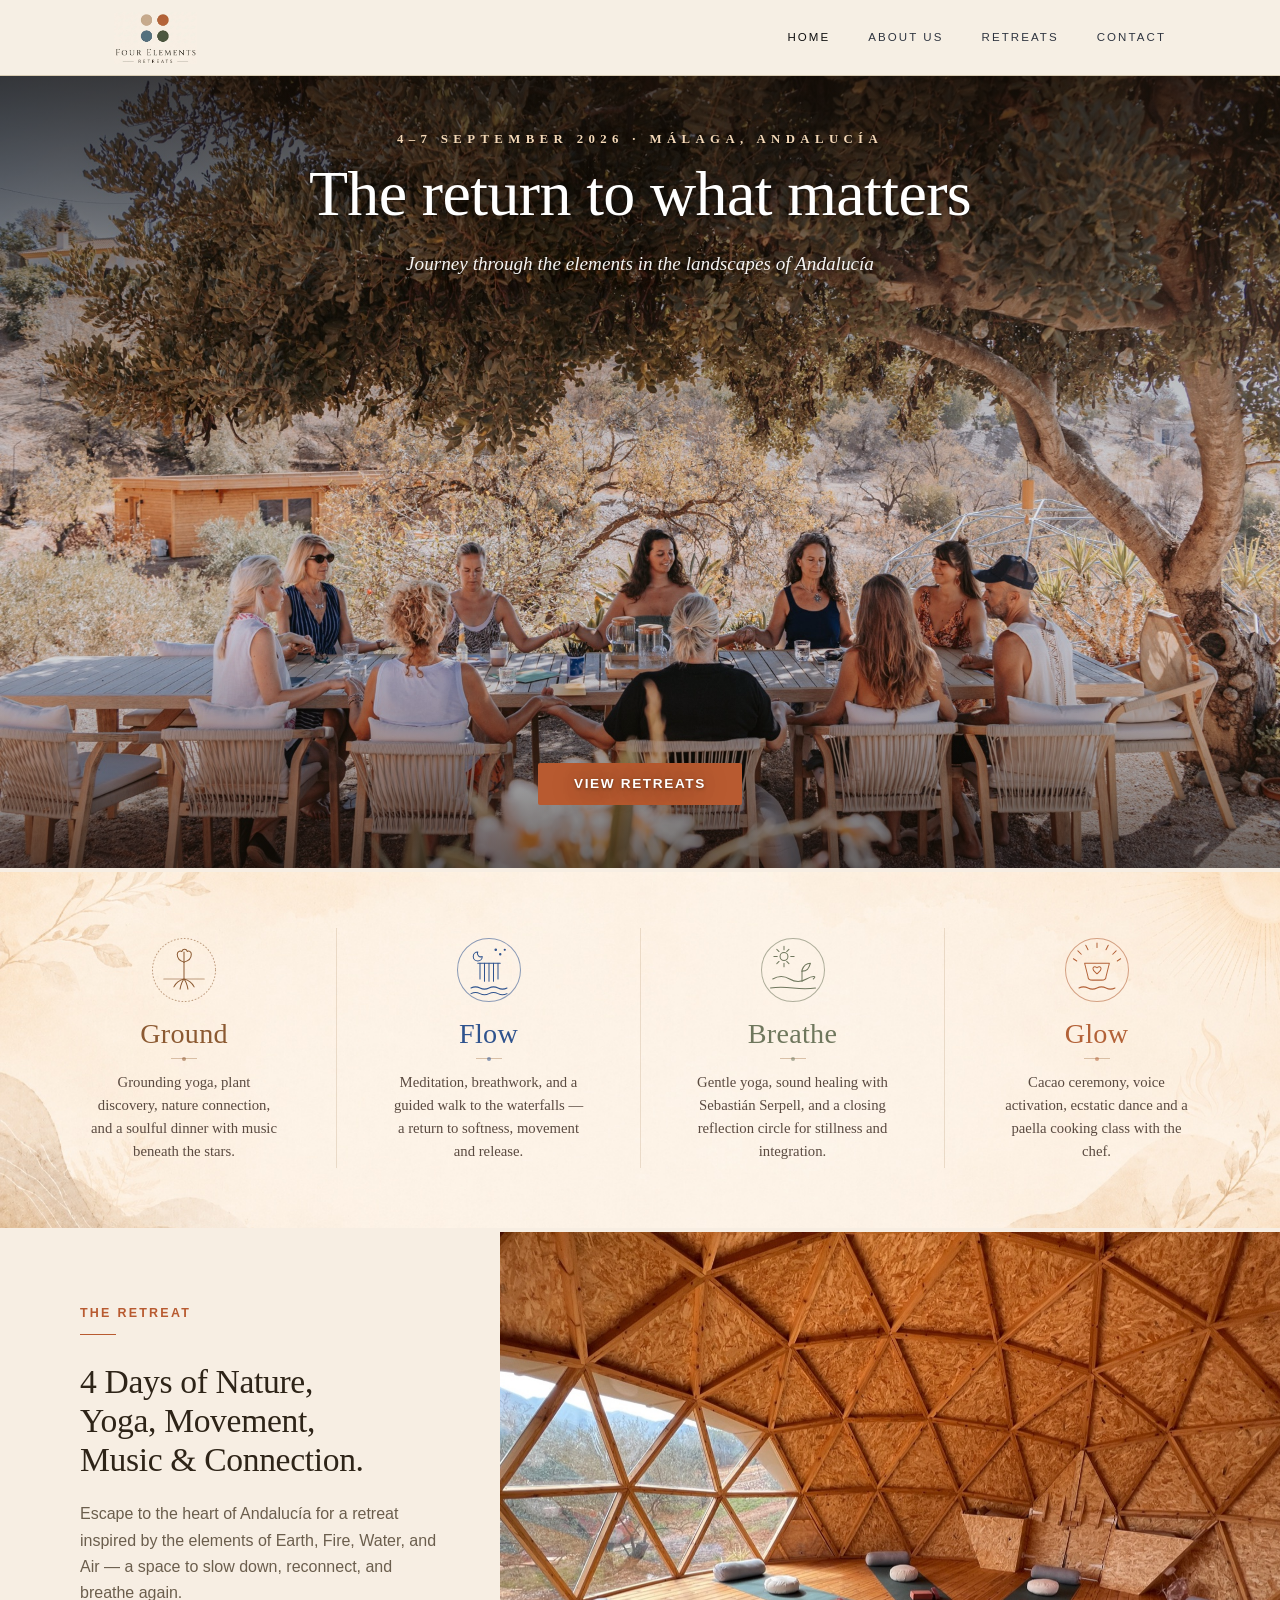
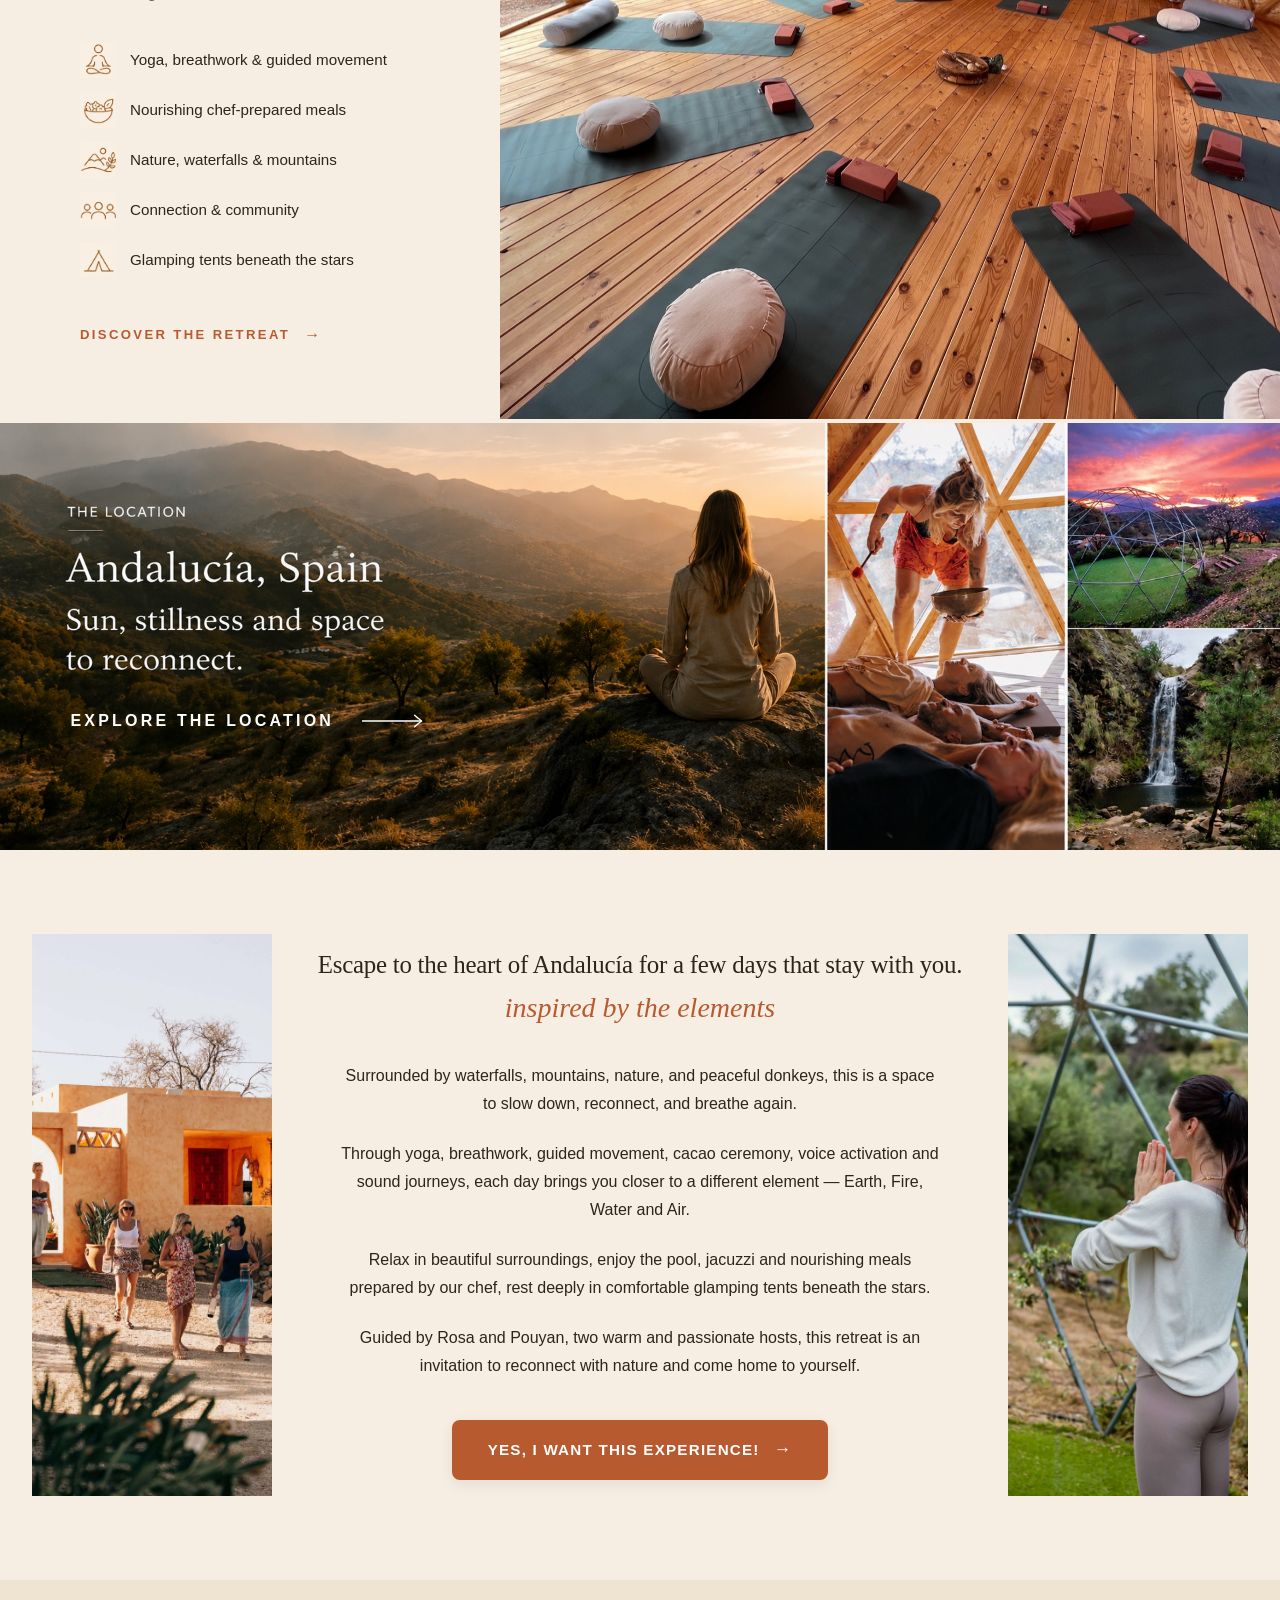
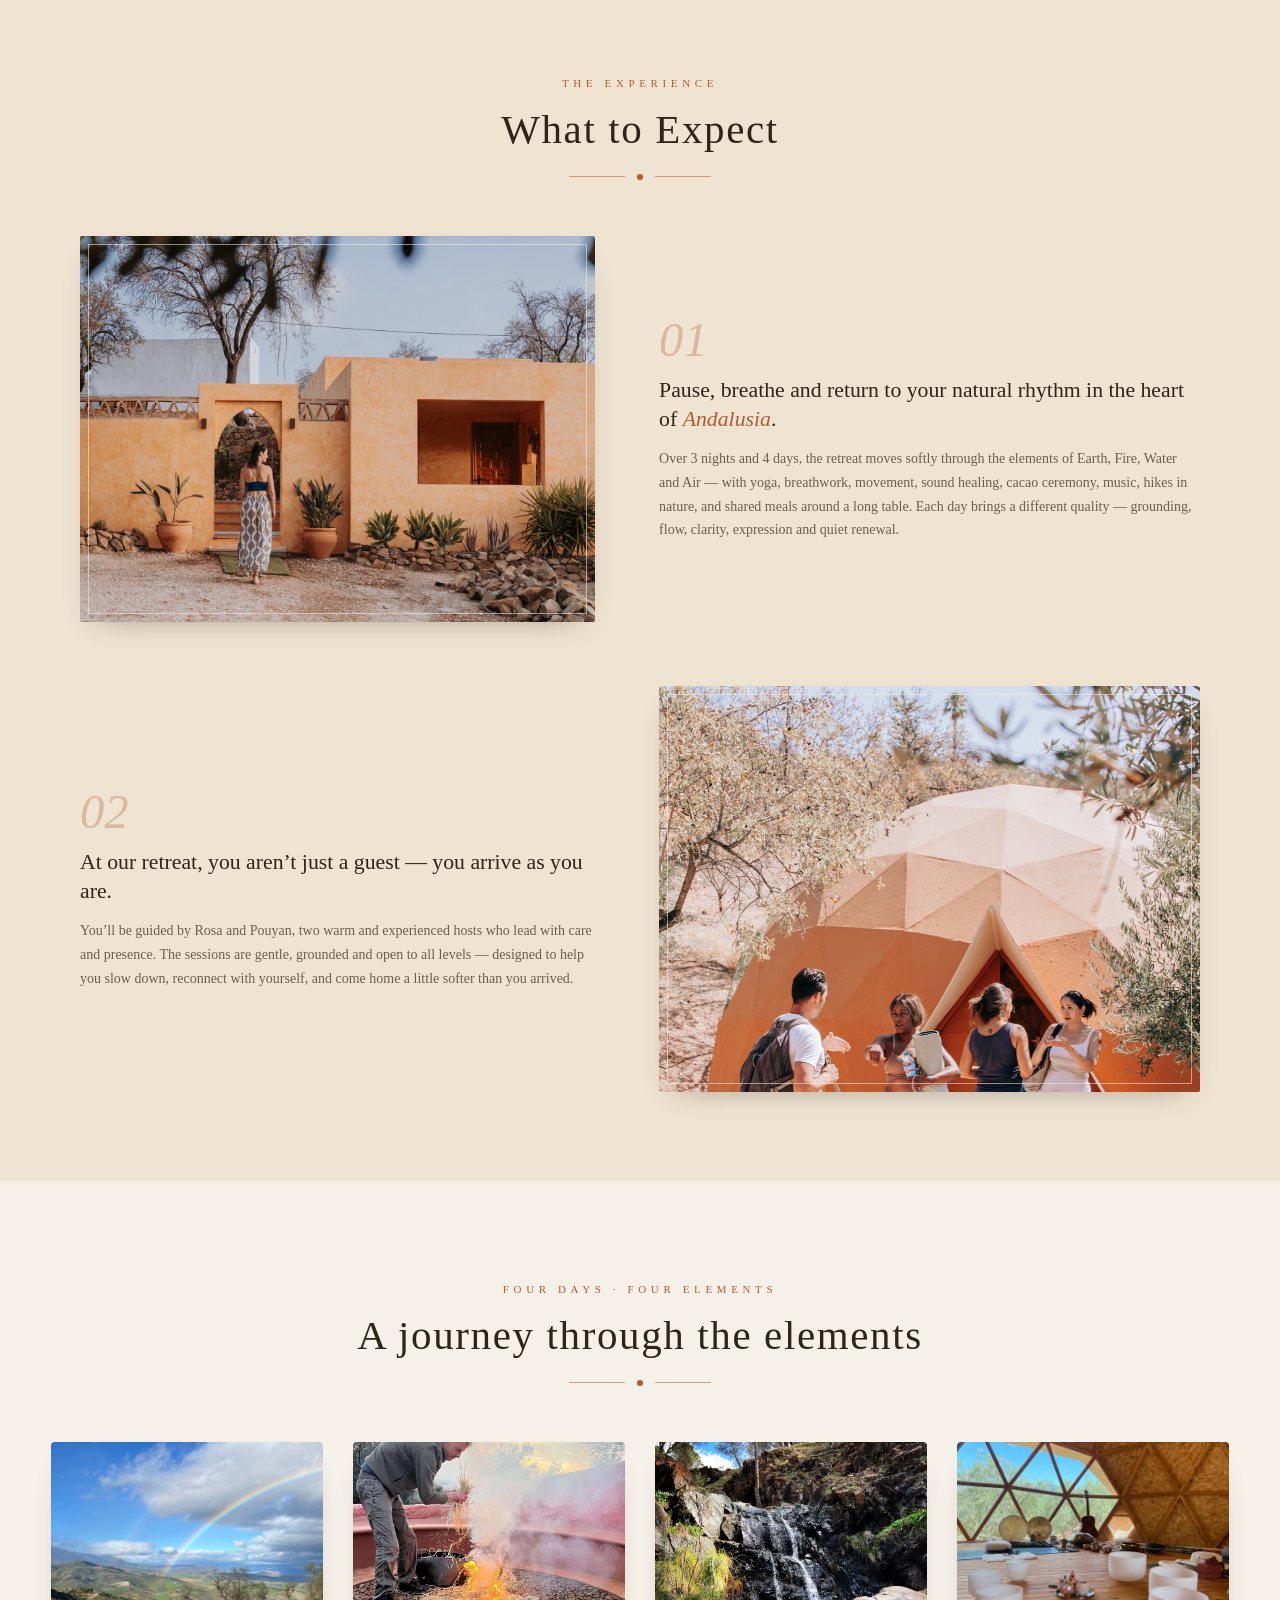
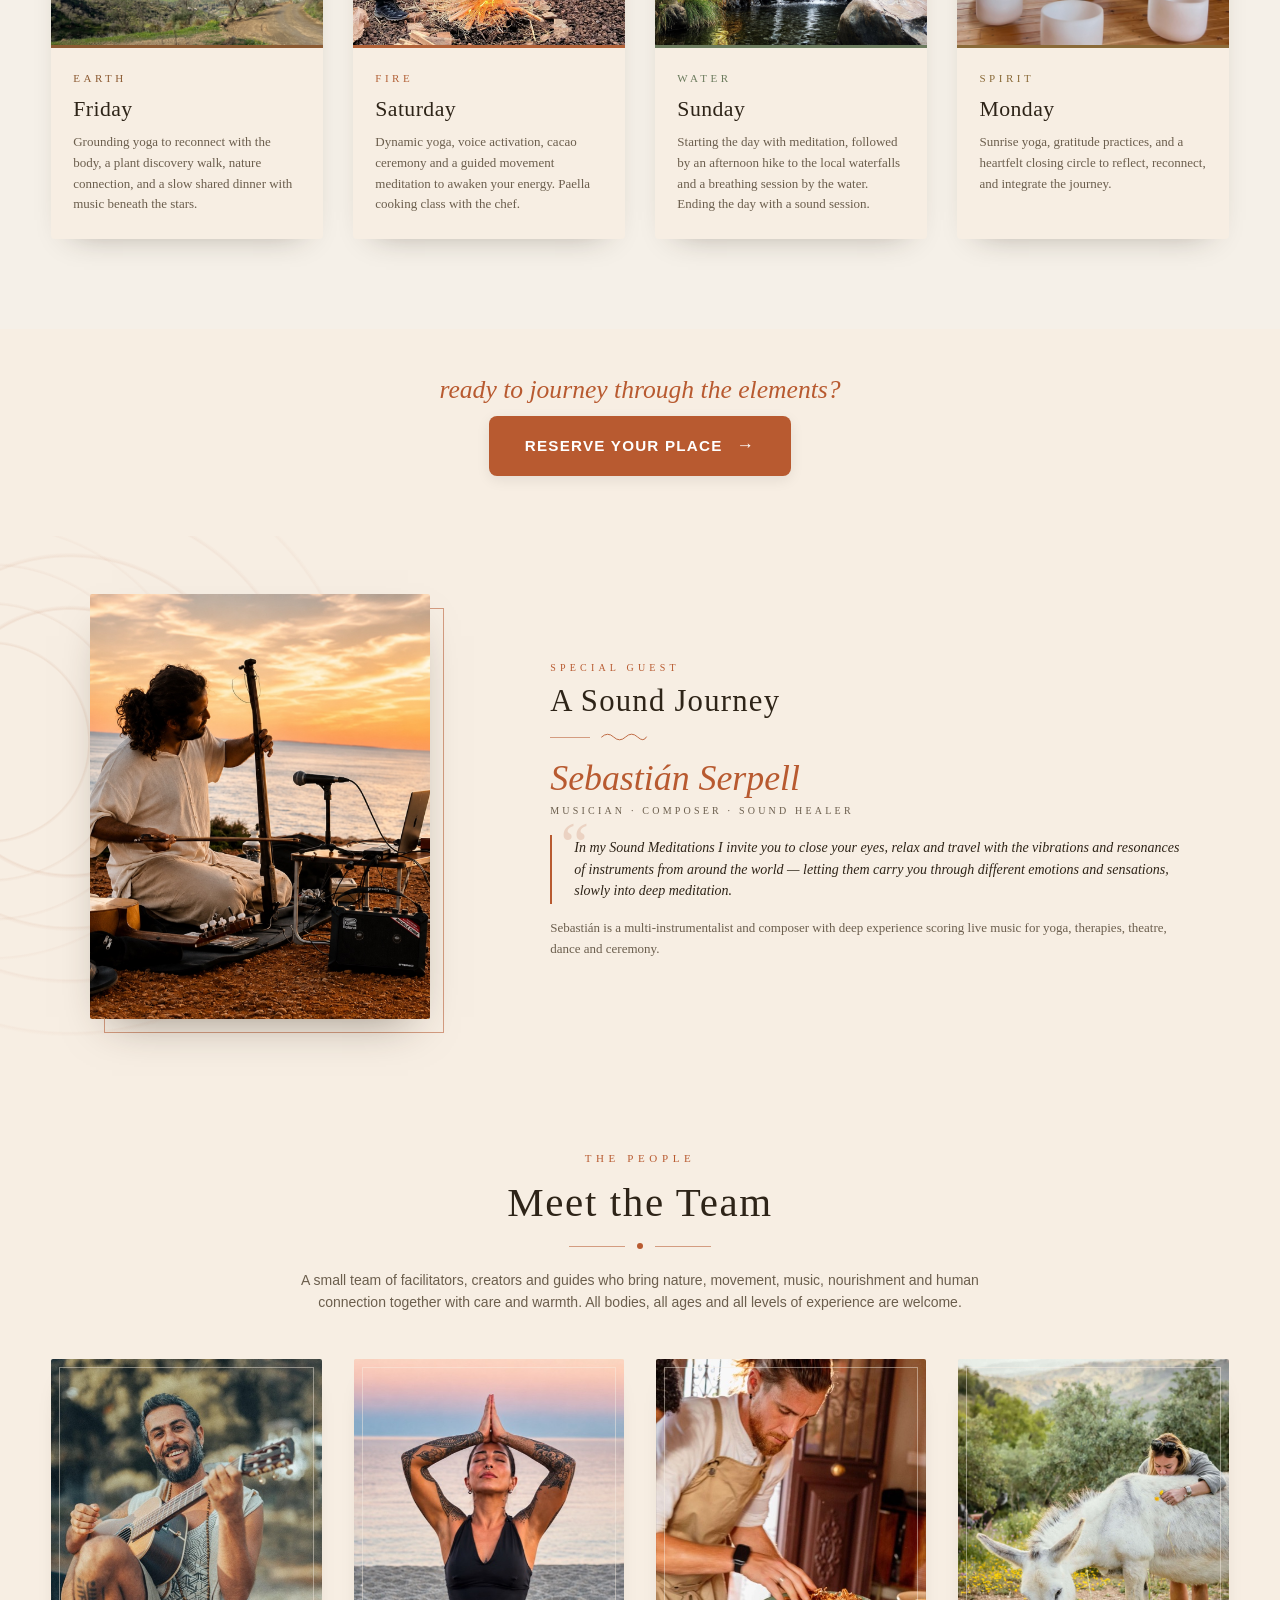
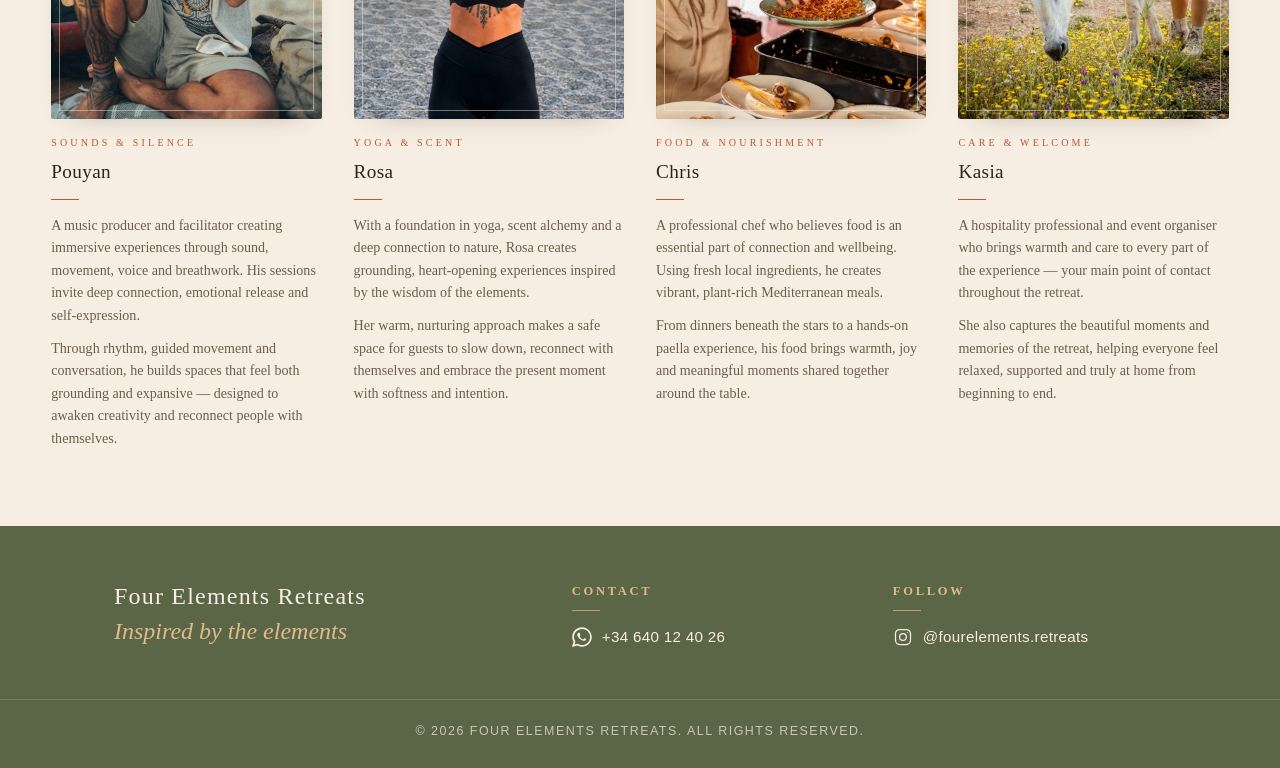
<file: index.html>
<!DOCTYPE html>
<html lang="en">
<head>
<meta charset="UTF-8">
<meta name="viewport" content="width=device-width, initial-scale=1.0">
<meta name="google-site-verification" content="3fqiCA7Zl3Xa-BYWrBqPE8rDV26ZKTjeqiwrCTG3McM" />
<title>Four Elements Retreats &mdash; Yoga Retreat in M&aacute;laga, Andaluc&iacute;a (Spain)</title>
<meta name="description" content="A small-group yoga and wellness retreat in M&aacute;laga, Andaluc&iacute;a, Spain &mdash; 4&ndash;7 September 2026. 4 days of yoga, breathwork and sound healing for 12 guests. All meals, glamping and M&aacute;laga airport transfers included.">
<link rel="canonical" href="https://fourelements-retreats.com/">
<meta property="og:type" content="website">
<meta property="og:site_name" content="Four Elements Retreats">
<meta property="og:title" content="Four Elements Retreats &mdash; Yoga Retreat in M&aacute;laga, Andaluc&iacute;a">
<meta property="og:description" content="A small-group yoga &amp; wellness retreat in M&aacute;laga, Andaluc&iacute;a, Spain. 4&ndash;7 September 2026. Just 12 guests. All meals, glamping and airport transfers included.">
<meta property="og:url" content="https://fourelements-retreats.com/">
<meta property="og:image" content="https://fourelements-retreats.com/og-image.jpg?v=1">
<meta property="og:image:width" content="1200">
<meta property="og:image:height" content="630">
<meta property="og:locale" content="en_GB">
<meta name="twitter:card" content="summary_large_image">
<meta name="twitter:title" content="Four Elements Retreats &mdash; Yoga Retreat in M&aacute;laga, Andaluc&iacute;a">
<meta name="twitter:description" content="A small-group yoga &amp; wellness retreat in M&aacute;laga, Andaluc&iacute;a, Spain. Just 12 guests. 4&ndash;7 September 2026.">
<meta name="twitter:image" content="https://fourelements-retreats.com/og-image.jpg?v=1">
<link rel="icon" type="image/svg+xml" href="favicon.svg?v=1">
<link rel="alternate icon" type="image/png" href="apple-touch-icon.png?v=1">
<link rel="apple-touch-icon" href="apple-touch-icon.png?v=1">
<meta name="theme-color" content="#F7EEE3">
<link rel="preload" as="image" href="banner-plain.jpg?v=1" fetchpriority="high">
<link rel="stylesheet" href="style.css?v=207">
<script type="application/ld+json">
{"@context":"https://schema.org","@graph":[
  {"@type":"Organization","@id":"https://fourelements-retreats.com/#org","name":"Four Elements Retreats","url":"https://fourelements-retreats.com/","logo":"https://fourelements-retreats.com/apple-touch-icon.png","sameAs":["https://www.instagram.com/fourelements.retreats/"],"contactPoint":{"@type":"ContactPoint","telephone":"+34-640-12-40-26","contactType":"customer service","areaServed":"Worldwide","availableLanguage":["en","es","fa"]}},
  {"@type":"WebSite","@id":"https://fourelements-retreats.com/#website","url":"https://fourelements-retreats.com/","name":"Four Elements Retreats","publisher":{"@id":"https://fourelements-retreats.com/#org"},"inLanguage":"en"}
]}
</script>
</head>
<body>
<header class="site-header">
  <div class="container nav">
    <a href="index.html" class="logo"><img src="logo.jpg?v=3" alt="Four Elements Retreats"></a>
    <nav>
      <a href="index.html" class="active">Home</a>
      <a href="about.html">About us</a>
      <a href="retreats.html">Retreats</a>
      <a href="contact.html">Contact</a>
    </nav>
  </div>
</header>

<main>
  <section class="banner">
    <img src="banner-plain.jpg?v=1" fetchpriority="high" alt="A retreat in the hills of M&aacute;laga, Andaluc&iacute;a">
    <div class="banner-overlay">
      <div class="banner-top">
        <p class="banner-date-eyebrow">4&ndash;7 September 2026 &middot; M&aacute;laga, Andaluc&iacute;a</p>
        <h1 class="banner-title">The return to what matters</h1>
        <p class="banner-subtitle">Journey through the elements in the landscapes of Andaluc&iacute;a</p>
      </div>
      <div class="banner-bottom">
        <a href="retreats.html" class="btn banner-cta">View retreats</a>
      </div>
    </div>
  </section>

  <section class="elements" aria-label="Ground, Flow, Breathe, Glow — the four elements of the retreat">
    <div class="elements-bar">

      <article class="elem-col elem-earth">
        <div class="elem-icon-wrap" aria-hidden="true">
          <svg class="elem-icon-svg" viewBox="0 0 64 64" fill="none" stroke="currentColor" stroke-width="0.9" stroke-linecap="round" stroke-linejoin="round">
            <circle class="elem-ring" cx="32" cy="32" r="28" stroke-dasharray="0.8 2.2"/>
            <line x1="14" y1="40" x2="50" y2="40" opacity="0.55"/>
            <path d="M32 40 V25"/>
            <path d="M32 25c-3.5-1-6-3-6-7 0-2 2-3.5 4-2.5 1-2.5 4-2.5 5 0 1-1 3.5 0 3.5 2.5 0 4-2.5 6-6.5 7z"/>
            <path d="M32 25 v-9"/>
            <path d="M32 40c-4 1-7 3-9 7 M32 40c-2 2.5-3 6-3.5 9 M32 40c2 2.5 3 6 3.5 9 M32 40c4 1 7 3 9 7"/>
          </svg>
        </div>
        <h3 class="elem-name">Ground</h3>
        <span class="elem-rule" aria-hidden="true"></span>
        <p class="elem-body">Grounding yoga, plant discovery, nature connection, and a soulful dinner with music beneath the stars.</p>
      </article>

      <article class="elem-col elem-water">
        <div class="elem-icon-wrap" aria-hidden="true">
          <svg class="elem-icon-svg" viewBox="0 0 64 64" fill="none" stroke="currentColor" stroke-width="0.9" stroke-linecap="round" stroke-linejoin="round">
            <circle class="elem-ring" cx="32" cy="32" r="28"/>
            <path d="M22 16a4 4 0 1 0 4 4 3 3 0 0 1-4-4z"/>
            <circle cx="38" cy="14" r="0.7" fill="currentColor"/>
            <circle cx="42" cy="18" r="0.6" fill="currentColor"/>
            <circle cx="46" cy="14" r="0.5" fill="currentColor"/>
            <path d="M22 26 H42"/>
            <path d="M24 26 V40 M28 26 V42 M32 26 V42 M36 26 V42 M40 26 V40"/>
            <path d="M16 48c3-1.5 5-1.5 8 0 s5 1.5 8 0 s5-1.5 8 0 s5 1.5 8 0"/>
            <path d="M16 53c3-1.5 5-1.5 8 0 s5 1.5 8 0 s5-1.5 8 0 s5 1.5 8 0"/>
          </svg>
        </div>
        <h3 class="elem-name">Flow</h3>
        <span class="elem-rule" aria-hidden="true"></span>
        <p class="elem-body">Meditation, breathwork, and a guided walk to the waterfalls &mdash; a return to softness, movement and release.</p>
      </article>

      <article class="elem-col elem-air">
        <div class="elem-icon-wrap" aria-hidden="true">
          <svg class="elem-icon-svg" viewBox="0 0 64 64" fill="none" stroke="currentColor" stroke-width="0.9" stroke-linecap="round" stroke-linejoin="round">
            <circle class="elem-ring" cx="32" cy="32" r="28"/>
            <circle cx="24" cy="20" r="3.5"/>
            <path d="M24 11 V14 M15 20 H18 M30 20 H33 M24 26 V29 M17.6 13.6 L19.6 15.6 M28.4 13.6 L26.4 15.6 M17.6 26.4 L19.6 24.4 M28.4 26.4 L26.4 24.4"/>
            <path d="M40 32c1.5-4 4.5-6 7.5-6-1.5 5-3 7-7.5 7z"/>
            <path d="M40 33 V42"/>
            <path d="M14 40c5-3 10-3 15 0 s10 3 15 0 s10-3 6 0"/>
            <path d="M12 48c6-1 12-1 20 0 s14 1 20 0"/>
          </svg>
        </div>
        <h3 class="elem-name">Breathe</h3>
        <span class="elem-rule" aria-hidden="true"></span>
        <p class="elem-body">Gentle yoga, sound healing with Sebasti&aacute;n Serpell, and a closing reflection circle for stillness and integration.</p>
      </article>

      <article class="elem-col elem-fire">
        <div class="elem-icon-wrap" aria-hidden="true">
          <svg class="elem-icon-svg" viewBox="0 0 64 64" fill="none" stroke="currentColor" stroke-width="0.9" stroke-linecap="round" stroke-linejoin="round">
            <circle class="elem-ring" cx="32" cy="32" r="28"/>
            <path d="M32 12 V8 M24 14 L22 10 M40 14 L42 10 M18 18 L15 15 M46 18 L49 15 M14 24 L11 22 M50 24 L53 22"/>
            <path d="M21 26 H43 L40 38 Q40 41 36 41 H28 Q24 41 24 38 z"/>
            <path d="M32 30c-1.4-1.4-3.6-1.4-3.6 0.8 0 1.6 1.8 2.8 3.6 4.6 1.8-1.8 3.6-3 3.6-4.6 0-2.2-2.2-2.2-3.6-0.8z"/>
            <path d="M16 48c3-1.5 5-1.5 8 0 s5 1.5 8 0 s5-1.5 8 0 s5 1.5 8 0"/>
          </svg>
        </div>
        <h3 class="elem-name">Glow</h3>
        <span class="elem-rule" aria-hidden="true"></span>
        <p class="elem-body">Cacao ceremony, voice activation, ecstatic dance and a paella cooking class with the chef.</p>
      </article>

    </div>
  </section>

  <section class="retreat-feature">
    <div class="retreat-feature-grid">
      <div class="retreat-feature-text">
        <div class="retreat-feature-inner">
          <p class="eyebrow">The Retreat</p>
          <h2>4 Days of Nature,<br>Yoga, Movement,<br>Music &amp; Connection.</h2>
          <p class="retreat-lead">Escape to the heart of Andaluc&iacute;a for a retreat inspired by the elements of Earth, Fire, Water, and Air &mdash; a space to slow down, reconnect, and breathe again.</p>
          <ul class="retreat-list">
            <li>
              <span class="retreat-icon retreat-icon-1" aria-hidden="true"></span>
              <span>Yoga, breathwork &amp; guided movement</span>
            </li>
            <li>
              <span class="retreat-icon retreat-icon-2" aria-hidden="true"></span>
              <span>Nourishing chef-prepared meals</span>
            </li>
            <li>
              <span class="retreat-icon retreat-icon-3" aria-hidden="true"></span>
              <span>Nature, waterfalls &amp; mountains</span>
            </li>
            <li>
              <span class="retreat-icon retreat-icon-4" aria-hidden="true"></span>
              <span>Connection &amp; community</span>
            </li>
            <li>
              <span class="retreat-icon retreat-icon-5" aria-hidden="true"></span>
              <span>Glamping tents beneath the stars</span>
            </li>
          </ul>
          <a href="retreats.html" class="retreat-cta">Discover the retreat <span aria-hidden="true">&rarr;</span></a>
        </div>
      </div>
      <div class="retreat-feature-image">
        <img src="costa-del-soul.jpg?v=1" loading="lazy" decoding="async" alt="A Four Elements retreat in M&aacute;laga, Spain">
      </div>
    </div>
  </section>

  <section class="location-banner">
    <img src="location-banner.jpg" loading="lazy" decoding="async" alt="The Location — Andaluc&iacute;a, Spain. Sun, stillness and space to reconnect.">
    <a href="retreats.html#location" class="location-banner-cta">
      Explore the location
      <svg class="cta-arrow" viewBox="0 0 56 12" aria-hidden="true" fill="none" stroke="currentColor" stroke-width="1.2" stroke-linecap="round" stroke-linejoin="round">
        <line x1="0" y1="6" x2="52" y2="6"/>
        <polyline points="46,1 52,6 46,11"/>
      </svg>
    </a>
  </section>

  <section class="heart-quote">
    <div class="heart-clip-wrap">
      <video class="heart-clip" src="retreat-clip.mp4?v=2" muted playsinline preload="metadata"></video>
    </div>
    <div class="heart-quote-grid">
      <div class="heart-photo">
        <img src="heart-photo-left.webp" loading="lazy" decoding="async" alt="Retreat guests in the Andalusian hills">
      </div>
      <div class="heart-quote-text">
        <h2>Escape to the heart of Andaluc&iacute;a for a few days that stay with you.</h2>
        <p class="script">inspired by the elements</p>
        <div class="heart-quote-body">
          <p>Surrounded by waterfalls, mountains, nature, and peaceful donkeys, this is a space to slow down, reconnect, and breathe again.</p>
          <p>Through yoga, breathwork, guided movement, cacao ceremony, voice activation and sound journeys, each day brings you closer to a different element &mdash; Earth, Fire, Water and Air.</p>
          <p>Relax in beautiful surroundings, enjoy the pool, jacuzzi and nourishing meals prepared by our chef, rest deeply in comfortable glamping tents beneath the stars.</p>
          <p>Guided by Rosa and Pouyan, two warm and passionate hosts, this retreat is an invitation to reconnect with nature and come home to yourself.</p>
        </div>
        <a href="retreats.html" class="cta-experience">
          Yes, I want this experience!
          <span class="cta-experience-arrow" aria-hidden="true">&rarr;</span>
        </a>
      </div>
      <div class="heart-photo">
        <img src="heart-photo-right.webp" loading="lazy" decoding="async" alt="Yoga at the geodesic dome">
      </div>
    </div>
  </section>

  <section class="what-to-expect-section">
    <div class="wte-inner">
      <span class="wte-eyebrow">The Experience</span>
      <h2 class="wte-title">What to Expect</h2>
      <div class="wte-ornament" aria-hidden="true">
        <span class="wte-line"></span>
        <span class="wte-dot"></span>
        <span class="wte-line"></span>
      </div>

      <div class="wte-row wte-row-image-left">
        <div class="wte-frame">
          <img src="wte-woman.jpg?v=1" loading="lazy" decoding="async" alt="A guest walking through the arched entrance at sunset">
        </div>
        <div class="wte-block">
          <span class="wte-num" aria-hidden="true">01</span>
          <h3 class="wte-headline">Pause, breathe and return to your natural rhythm in the heart of <em>Andalusia</em>.</h3>
          <p class="wte-text">Over 3 nights and 4 days, the retreat moves softly through the elements of Earth, Fire, Water and Air &mdash; with yoga, breathwork, movement, sound healing, cacao ceremony, music, hikes in nature, and shared meals around a long table. Each day brings a different quality &mdash; grounding, flow, clarity, expression and quiet renewal.</p>
        </div>
      </div>

      <div class="wte-row wte-row-image-right">
        <div class="wte-block">
          <span class="wte-num" aria-hidden="true">02</span>
          <h3 class="wte-headline">At our retreat, you aren&rsquo;t just a guest &mdash; you arrive as you are.</h3>
          <p class="wte-text">You&rsquo;ll be guided by Rosa and Pouyan, two warm and experienced hosts who lead with care and presence. The sessions are gentle, grounded and open to all levels &mdash; designed to help you slow down, reconnect with yourself, and come home a little softer than you arrived.</p>
        </div>
        <div class="wte-frame">
          <img src="wte-group.jpg?v=1" loading="lazy" decoding="async" alt="Guests gathered outside the geodesic dome before a session" class="wte-img-portrait">
        </div>
      </div>
    </div>
  </section>

  <section class="four-days">
    <div class="fd-inner">
      <span class="fd-eyebrow">Four Days · Four Elements</span>
      <h2 class="fd-section-title">A journey through the elements</h2>
      <div class="fd-ornament" aria-hidden="true">
        <span class="fd-line"></span>
        <span class="fd-dot"></span>
        <span class="fd-line"></span>
      </div>

    <div class="fd-grid">
      <article class="fd-card fd-earth">
        <div class="fd-photo"><img src="day-earth.jpg" loading="lazy" decoding="async" alt="Rainbow over the Andalusian mountains"></div>
        <div class="fd-card-body">
          <span class="fd-day-label">Earth</span>
          <h3 class="fd-title">Friday</h3>
          <p class="fd-body">Grounding yoga to reconnect with the body, a plant discovery walk, nature connection, and a slow shared dinner with music beneath the stars.</p>
        </div>
      </article>

      <article class="fd-card fd-fire">
        <div class="fd-photo"><img src="day-fire.webp" loading="lazy" decoding="async" alt="Sunset and warm light at the retreat"></div>
        <div class="fd-card-body">
          <span class="fd-day-label">Fire</span>
          <h3 class="fd-title">Saturday</h3>
          <p class="fd-body">Dynamic yoga, voice activation, cacao ceremony and a guided movement meditation to awaken your energy. Paella cooking class with the chef.</p>
        </div>
      </article>

      <article class="fd-card fd-water">
        <div class="fd-photo"><img src="day-water.jpg?v=2" loading="lazy" decoding="async" alt="A waterfall in the hills near the retreat" class="fd-img-waterfall"></div>
        <div class="fd-card-body">
          <span class="fd-day-label">Water</span>
          <h3 class="fd-title">Sunday</h3>
          <p class="fd-body">Starting the day with meditation, followed by an afternoon hike to the local waterfalls and a breathing session by the water. Ending the day with a sound session.</p>
        </div>
      </article>

      <article class="fd-card fd-spirit">
        <div class="fd-photo"><img src="day-spirit.jpg" loading="lazy" decoding="async" alt="Sound healing inside the geodesic dome"></div>
        <div class="fd-card-body">
          <span class="fd-day-label">Spirit</span>
          <h3 class="fd-title">Monday</h3>
          <p class="fd-body">Sunrise yoga, gratitude practices, and a heartfelt closing circle to reflect, reconnect, and integrate the journey.</p>
        </div>
      </article>
    </div>
    </div>
  </section>

  <section class="page-cta">
    <div class="container narrow">
      <p class="script">ready to journey through the elements?</p>
      <a href="retreats.html#book" class="cta-experience">
        Reserve your place
        <span class="cta-experience-arrow" aria-hidden="true">&rarr;</span>
      </a>
    </div>
  </section>

  <section class="special-guest">
    <div class="sg-rings" aria-hidden="true"></div>
    <div class="sg-rings sg-rings-2" aria-hidden="true"></div>

    <div class="sg-inner">
      <div class="sg-grid">
        <div class="sg-photo">
          <img src="sebastian.jpg" loading="lazy" decoding="async" alt="Sebasti&aacute;n Serpell performing at sunset">
        </div>

        <div class="sg-content">
          <span class="sg-eyebrow">Special Guest</span>
          <h2 class="sg-section-title">A Sound Journey</h2>
          <div class="sg-ornament" aria-hidden="true">
            <span class="sg-line"></span>
            <svg class="sg-wave-icon" viewBox="0 0 60 14" fill="none" stroke="currentColor" stroke-width="1.1" stroke-linecap="round">
              <path d="M2 7 Q 9.5 0, 17 7 T 32 7 T 47 7 T 58 7"/>
            </svg>
          </div>

          <p class="sg-signature">Sebasti&aacute;n Serpell</p>
          <p class="sg-role">Musician &middot; Composer &middot; Sound Healer</p>

          <blockquote class="sg-quote">
            <p>In my Sound Meditations I invite you to close your eyes, relax and travel with the vibrations and resonances of instruments from around the world &mdash; letting them carry you through different emotions and sensations, slowly into deep meditation.</p>
          </blockquote>

          <p class="sg-body">Sebasti&aacute;n is a multi-instrumentalist and composer with deep experience scoring live music for yoga, therapies, theatre, dance and ceremony.</p>
        </div>
      </div>
    </div>
  </section>

  <section class="meet-the-team">
    <div class="team-container">
      <div class="team-header">
        <span class="team-eyebrow">The People</span>
        <h2 class="team-title">Meet the Team</h2>
        <div class="team-ornament" aria-hidden="true">
          <span class="team-line"></span>
          <span class="team-dot"></span>
          <span class="team-line"></span>
        </div>
        <p class="team-subtitle">A small team of facilitators, creators and guides who bring nature, movement, music, nourishment and human connection together with care and warmth. All bodies, all ages and all levels of experience are welcome.</p>
      </div>

      <div class="team-grid">
        <article class="team-card">
          <div class="team-photo">
            <img src="team-pouyan.jpg" loading="lazy" decoding="async" alt="Pouyan">
          </div>
          <span class="team-role">Sounds &amp; Silence</span>
          <h3 class="team-name">Pouyan</h3>
          <div class="team-bio">
            <p>A music producer and facilitator creating immersive experiences through sound, movement, voice and breathwork. His sessions invite deep connection, emotional release and self-expression.</p>
            <p>Through rhythm, guided movement and conversation, he builds spaces that feel both grounding and expansive &mdash; designed to awaken creativity and reconnect people with themselves.</p>
          </div>
        </article>

        <article class="team-card">
          <div class="team-photo">
            <img src="team-rosa.jpg" loading="lazy" decoding="async" alt="Rosa">
          </div>
          <span class="team-role">Yoga &amp; Scent</span>
          <h3 class="team-name">Rosa</h3>
          <div class="team-bio">
            <p>With a foundation in yoga, scent alchemy and a deep connection to nature, Rosa creates grounding, heart-opening experiences inspired by the wisdom of the elements.</p>
            <p>Her warm, nurturing approach makes a safe space for guests to slow down, reconnect with themselves and embrace the present moment with softness and intention.</p>
          </div>
        </article>

        <article class="team-card">
          <div class="team-photo">
            <img src="team-chris.jpg" loading="lazy" decoding="async" alt="Chris">
          </div>
          <span class="team-role">Food &amp; Nourishment</span>
          <h3 class="team-name">Chris</h3>
          <div class="team-bio">
            <p>A professional chef who believes food is an essential part of connection and wellbeing. Using fresh local ingredients, he creates vibrant, plant-rich Mediterranean meals.</p>
            <p>From dinners beneath the stars to a hands-on paella experience, his food brings warmth, joy and meaningful moments shared together around the table.</p>
          </div>
        </article>

        <article class="team-card">
          <div class="team-photo">
            <img src="team-kasia.webp" loading="lazy" decoding="async" alt="Kasia">
          </div>
          <span class="team-role">Care &amp; Welcome</span>
          <h3 class="team-name">Kasia</h3>
          <div class="team-bio">
            <p>A hospitality professional and event organiser who brings warmth and care to every part of the experience &mdash; your main point of contact throughout the retreat.</p>
            <p>She also captures the beautiful moments and memories of the retreat, helping everyone feel relaxed, supported and truly at home from beginning to end.</p>
          </div>
        </article>
      </div>
    </div>
  </section>

  <section class="location-extras" aria-label="More from the retreat">
    <img src="location-banner.jpg" loading="lazy" decoding="async" alt="Sound bath, geodesic dome, and waterfall at the retreat">
  </section>
</main>

<script>
(function () {
  var v = document.querySelector('.heart-clip');
  if (!v || !('IntersectionObserver' in window)) return;
  var io = new IntersectionObserver(function (entries) {
    entries.forEach(function (e) {
      if (e.isIntersecting) {
        v.currentTime = 0;
        v.play().catch(function () {});
      } else {
        v.pause();
      }
    });
  }, { threshold: 0.5 });
  io.observe(v);
})();
</script>

<footer class="site-footer">
  <div class="container footer-inner">
    <div class="footer-col footer-brand">
      <p class="footer-brand-name">Four Elements Retreats</p>
      <p class="footer-tagline">Inspired by the elements</p>
    </div>

    <div class="footer-col">
      <h4 class="footer-heading">Contact</h4>
      <a class="footer-link footer-social-link" href="https://wa.me/34640124026" target="_blank" rel="noopener noreferrer" aria-label="Chat with us on WhatsApp">
        <svg class="footer-icon" viewBox="0 0 32 32" aria-hidden="true" fill="currentColor">
          <path d="M16 .4C7.4.4.4 7.4.4 16c0 2.7.7 5.3 2 7.6L0 32l8.7-2.3c2.2 1.2 4.7 1.9 7.3 1.9 8.6 0 15.6-7 15.6-15.6 0-4.2-1.6-8.1-4.6-11C24.1 2 20.2.4 16 .4zm0 28.5c-2.3 0-4.6-.6-6.5-1.8l-.5-.3-4.8 1.3 1.3-4.7-.3-.5c-1.3-2-2-4.4-2-6.9C3.2 8.9 9 3.1 16 3.1c3.4 0 6.6 1.3 9.1 3.8 2.4 2.4 3.8 5.6 3.8 9.1 0 7.1-5.8 12.9-12.9 12.9zm7.1-9.6c-.4-.2-2.3-1.1-2.6-1.3-.4-.1-.6-.2-.9.2-.3.4-1 1.3-1.2 1.5-.2.2-.4.3-.8.1-.4-.2-1.6-.6-3.1-1.9-1.1-1-1.9-2.3-2.2-2.7-.2-.4 0-.6.2-.8.2-.2.4-.4.5-.6.2-.2.2-.4.3-.6.1-.2 0-.4 0-.6-.1-.2-.9-2.1-1.2-2.9-.3-.8-.6-.7-.9-.7h-.7c-.3 0-.6.1-.9.4-.3.4-1.2 1.2-1.2 2.9 0 1.7 1.2 3.4 1.4 3.6.2.2 2.4 3.7 5.8 5.2.8.3 1.5.5 2 .7.8.3 1.6.2 2.2.1.7-.1 2.1-.8 2.4-1.7.3-.8.3-1.5.2-1.7-.1-.1-.4-.2-.7-.3z"/>
        </svg>
        <span>+34 640 12 40 26</span>
      </a>
    </div>

    <div class="footer-col">
      <h4 class="footer-heading">Follow</h4>
      <a class="footer-link footer-social-link" href="https://www.instagram.com/fourelements.retreats/" target="_blank" rel="noopener noreferrer" aria-label="Four Elements Retreats on Instagram">
        <svg class="footer-icon" viewBox="0 0 24 24" aria-hidden="true" fill="none" stroke="currentColor" stroke-width="1.5" stroke-linecap="round" stroke-linejoin="round">
          <rect x="3" y="3" width="18" height="18" rx="5"/>
          <circle cx="12" cy="12" r="4"/>
          <circle cx="17.5" cy="6.5" r="0.6" fill="currentColor" stroke="none"/>
        </svg>
        <span>@fourelements.retreats</span>
      </a>
    </div>
  </div>

  <div class="footer-bottom">
    <p>&copy; 2026 Four Elements Retreats. All rights reserved.</p>
  </div>
</footer>
</body>
</html>
</file>
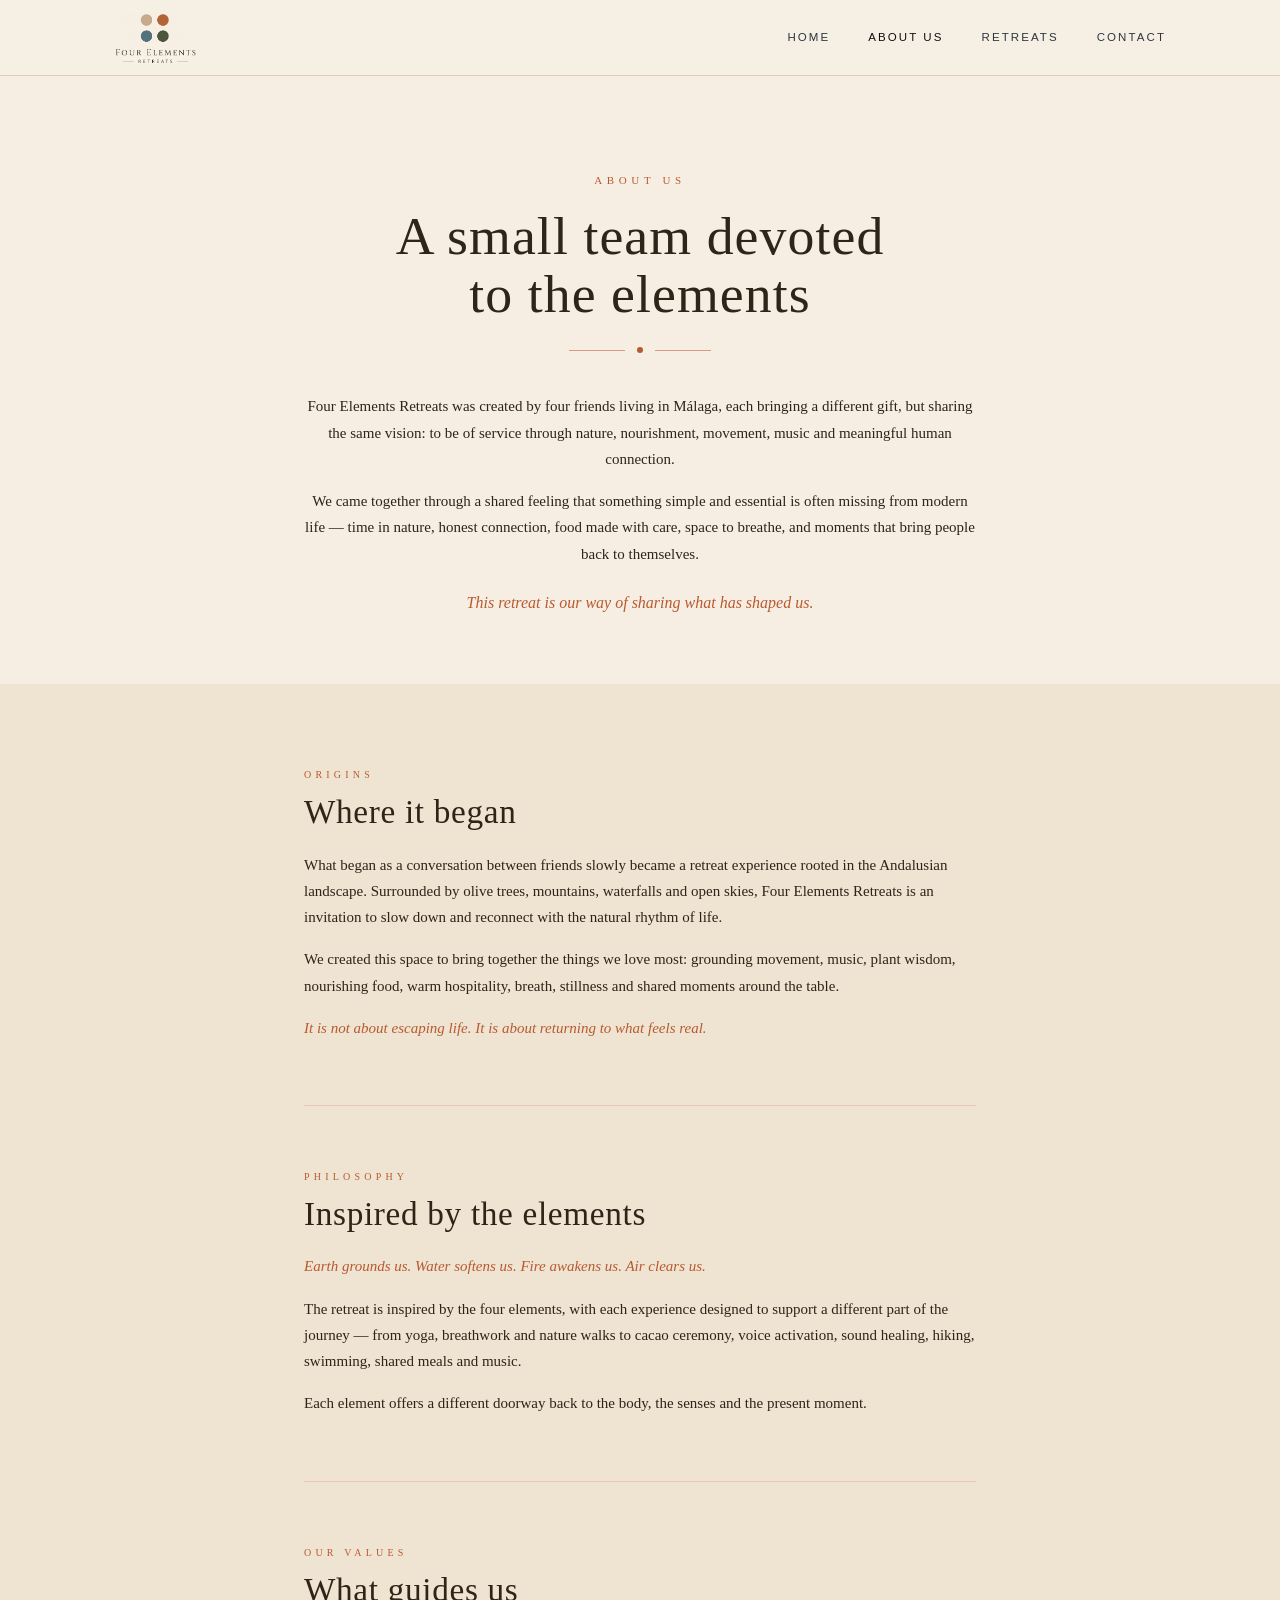
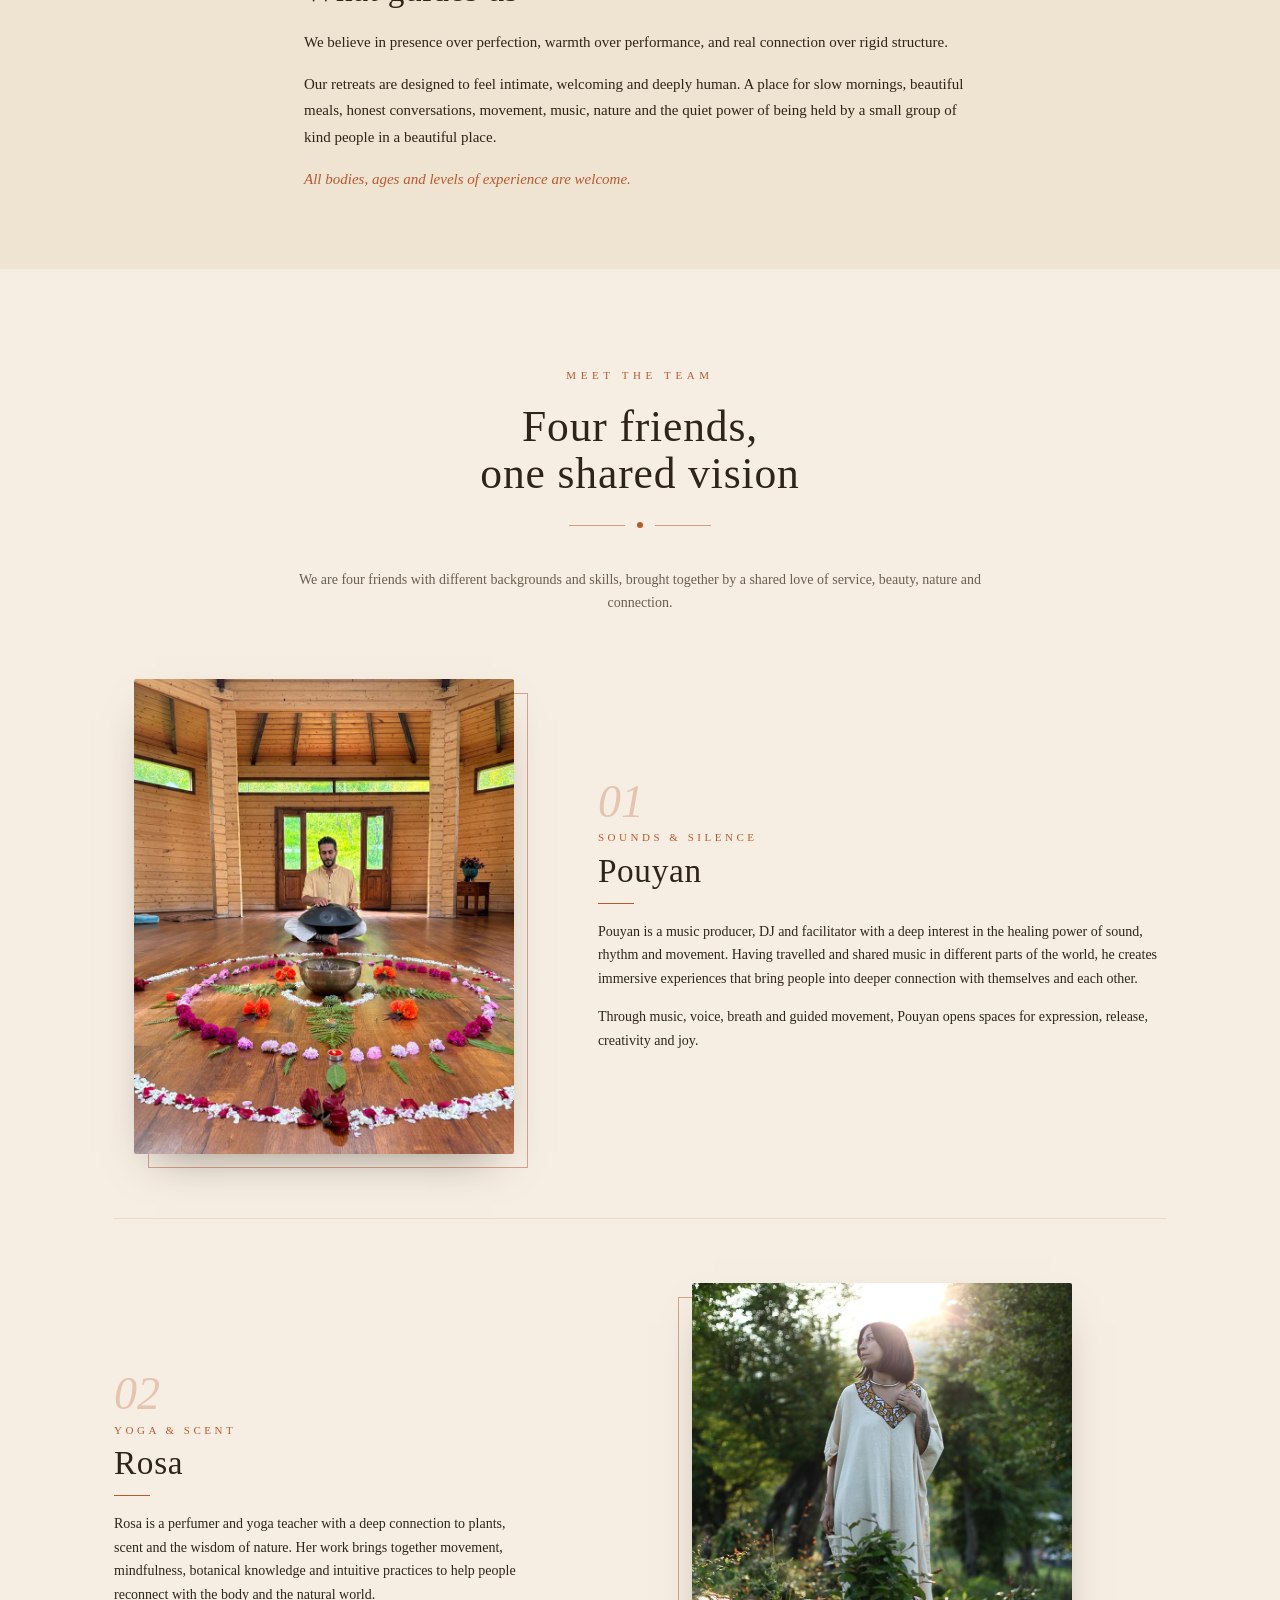
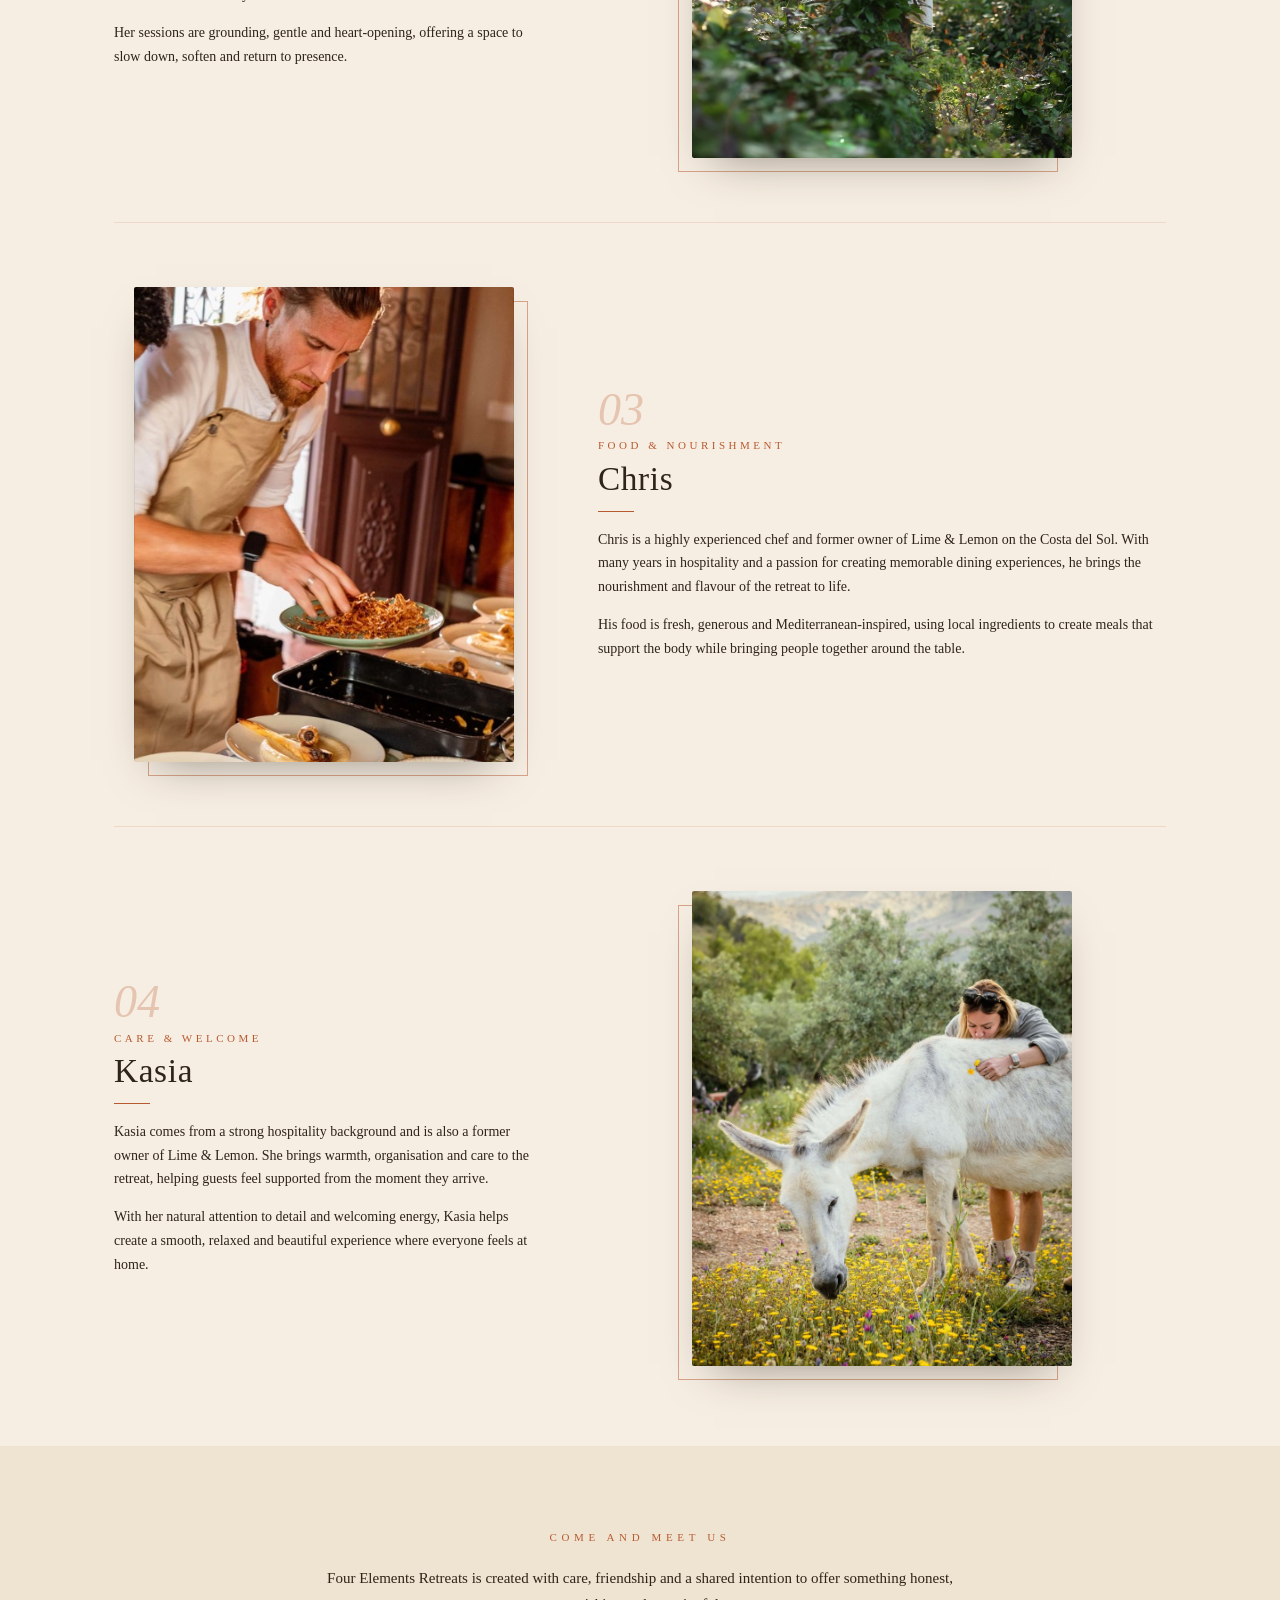
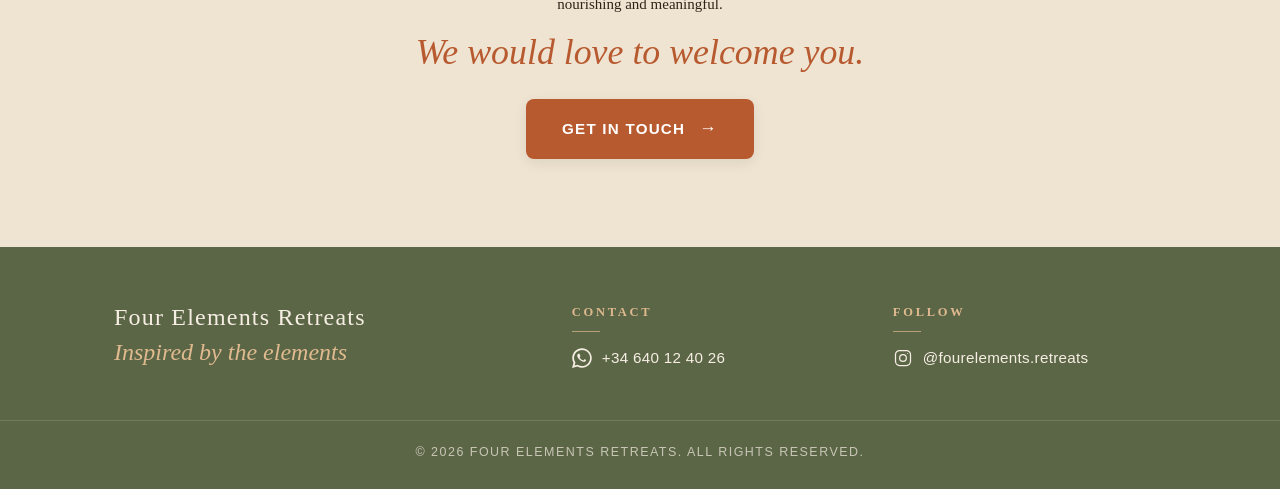
<file: about.html>
<!DOCTYPE html>
<html lang="en">
<head>
<meta charset="UTF-8">
<meta name="viewport" content="width=device-width, initial-scale=1.0">
<title>About Four Elements Retreats &mdash; Yoga Retreat Team, M&aacute;laga</title>
<meta name="description" content="Meet the small team behind Four Elements Retreats &mdash; Rosa, Pouyan, Chris and Kasia &mdash; and the story behind our intimate yoga and wellness retreat in M&aacute;laga, Andaluc&iacute;a (Spain).">
<link rel="canonical" href="https://fourelements-retreats.com/about.html">
<meta property="og:type" content="website">
<meta property="og:site_name" content="Four Elements Retreats">
<meta property="og:title" content="About Four Elements Retreats &mdash; Yoga Retreat Team in M&aacute;laga">
<meta property="og:description" content="Meet the small team behind our yoga and wellness retreat in M&aacute;laga, Andaluc&iacute;a (Spain) &mdash; Rosa, Pouyan, Chris and Kasia.">
<meta property="og:url" content="https://fourelements-retreats.com/about.html">
<meta property="og:image" content="https://fourelements-retreats.com/og-image.jpg?v=1">
<meta property="og:locale" content="en_GB">
<meta name="twitter:card" content="summary_large_image">
<meta name="twitter:title" content="About Four Elements Retreats &mdash; Yoga Retreat Team in M&aacute;laga">
<meta name="twitter:description" content="Meet the team behind our yoga and wellness retreat in M&aacute;laga, Andaluc&iacute;a (Spain).">
<meta name="twitter:image" content="https://fourelements-retreats.com/og-image.jpg?v=1">
<link rel="icon" type="image/svg+xml" href="favicon.svg?v=1">
<link rel="alternate icon" type="image/png" href="apple-touch-icon.png?v=1">
<link rel="apple-touch-icon" href="apple-touch-icon.png?v=1">
<meta name="theme-color" content="#F7EEE3">
<link rel="stylesheet" href="style.css?v=207">
<script type="application/ld+json">
{"@context":"https://schema.org","@type":"AboutPage","url":"https://fourelements-retreats.com/about.html","name":"About Four Elements Retreats","description":"Meet the small team behind Four Elements Retreats — Rosa, Pouyan, Chris and Kasia — and the story of our intimate yoga and wellness retreat in Málaga, Spain.","inLanguage":"en","isPartOf":{"@type":"WebSite","url":"https://fourelements-retreats.com/","name":"Four Elements Retreats"},"about":{"@type":"Organization","name":"Four Elements Retreats","url":"https://fourelements-retreats.com/"}}
</script>
</head>
<body>
<header class="site-header">
  <div class="container nav">
    <a href="index.html" class="logo"><img src="logo.jpg?v=3" alt="Four Elements Retreats"></a>
    <nav>
      <a href="index.html">Home</a>
      <a href="about.html" class="active">About us</a>
      <a href="retreats.html">Retreats</a>
      <a href="contact.html">Contact</a>
    </nav>
  </div>
</header>

<main>
  <section class="about-hero">
    <div class="container narrow">
      <span class="about-eyebrow">About us</span>
      <h1 class="about-h1">A small team devoted<br>to the elements</h1>
      <div class="about-ornament" aria-hidden="true">
        <span class="about-line"></span>
        <span class="about-dot"></span>
        <span class="about-line"></span>
      </div>
      <p class="about-intro">Four Elements Retreats was created by four friends living in M&aacute;laga, each bringing a different gift, but sharing the same vision: to be of service through nature, nourishment, movement, music and meaningful human connection.</p>
      <p class="about-intro">We came together through a shared feeling that something simple and essential is often missing from modern life &mdash; time in nature, honest connection, food made with care, space to breathe, and moments that bring people back to themselves.</p>
      <p class="about-intro-emphasis">This retreat is our way of sharing what has shaped us.</p>
    </div>
  </section>

  <section class="about-story">
    <div class="container narrow">
      <div class="about-block">
        <span class="about-block-eyebrow">Origins</span>
        <h2>Where it began</h2>
        <p>What began as a conversation between friends slowly became a retreat experience rooted in the Andalusian landscape. Surrounded by olive trees, mountains, waterfalls and open skies, Four Elements Retreats is an invitation to slow down and reconnect with the natural rhythm of life.</p>
        <p>We created this space to bring together the things we love most: grounding movement, music, plant wisdom, nourishing food, warm hospitality, breath, stillness and shared moments around the table.</p>
        <p class="about-italic">It is not about escaping life. It is about returning to what feels real.</p>
      </div>

      <div class="about-block">
        <span class="about-block-eyebrow">Philosophy</span>
        <h2>Inspired by the elements</h2>
        <p class="about-italic">Earth grounds us. Water softens us. Fire awakens us. Air clears us.</p>
        <p>The retreat is inspired by the four elements, with each experience designed to support a different part of the journey &mdash; from yoga, breathwork and nature walks to cacao ceremony, voice activation, sound healing, hiking, swimming, shared meals and music.</p>
        <p>Each element offers a different doorway back to the body, the senses and the present moment.</p>
      </div>

      <div class="about-block">
        <span class="about-block-eyebrow">Our values</span>
        <h2>What guides us</h2>
        <p>We believe in presence over perfection, warmth over performance, and real connection over rigid structure.</p>
        <p>Our retreats are designed to feel intimate, welcoming and deeply human. A place for slow mornings, beautiful meals, honest conversations, movement, music, nature and the quiet power of being held by a small group of kind people in a beautiful place.</p>
        <p class="about-italic">All bodies, ages and levels of experience are welcome.</p>
      </div>
    </div>
  </section>

  <section class="about-team">
    <div class="container">
      <div class="about-team-header">
        <span class="about-eyebrow">Meet the team</span>
        <h2 class="about-team-title">Four friends,<br>one shared vision</h2>
        <div class="about-ornament" aria-hidden="true">
          <span class="about-line"></span>
          <span class="about-dot"></span>
          <span class="about-line"></span>
        </div>
        <p class="about-team-lead">We are four friends with different backgrounds and skills, brought together by a shared love of service, beauty, nature and connection.</p>
      </div>

      <article class="about-person">
        <div class="about-person-photo">
          <img src="team-pouyan-about.jpg?v=1" loading="lazy" decoding="async" alt="Pouyan playing handpan in the geodesic dome before a flower mandala">
        </div>
        <div class="about-person-text">
          <span class="about-person-num" aria-hidden="true">01</span>
          <span class="about-person-role">Sounds &amp; Silence</span>
          <h3 class="about-person-name">Pouyan</h3>
          <p>Pouyan is a music producer, DJ and facilitator with a deep interest in the healing power of sound, rhythm and movement. Having travelled and shared music in different parts of the world, he creates immersive experiences that bring people into deeper connection with themselves and each other.</p>
          <p>Through music, voice, breath and guided movement, Pouyan opens spaces for expression, release, creativity and joy.</p>
        </div>
      </article>

      <article class="about-person about-person-reverse">
        <div class="about-person-photo">
          <img src="team-rosa-about.jpg?v=1" loading="lazy" decoding="async" alt="Rosa standing among trees in a linen tunic at golden hour">
        </div>
        <div class="about-person-text">
          <span class="about-person-num" aria-hidden="true">02</span>
          <span class="about-person-role">Yoga &amp; Scent</span>
          <h3 class="about-person-name">Rosa</h3>
          <p>Rosa is a perfumer and yoga teacher with a deep connection to plants, scent and the wisdom of nature. Her work brings together movement, mindfulness, botanical knowledge and intuitive practices to help people reconnect with the body and the natural world.</p>
          <p>Her sessions are grounding, gentle and heart-opening, offering a space to slow down, soften and return to presence.</p>
        </div>
      </article>

      <article class="about-person">
        <div class="about-person-photo">
          <img src="team-chris.jpg" loading="lazy" decoding="async" alt="Chris">
        </div>
        <div class="about-person-text">
          <span class="about-person-num" aria-hidden="true">03</span>
          <span class="about-person-role">Food &amp; Nourishment</span>
          <h3 class="about-person-name">Chris</h3>
          <p>Chris is a highly experienced chef and former owner of Lime &amp; Lemon on the Costa del Sol. With many years in hospitality and a passion for creating memorable dining experiences, he brings the nourishment and flavour of the retreat to life.</p>
          <p>His food is fresh, generous and Mediterranean-inspired, using local ingredients to create meals that support the body while bringing people together around the table.</p>
        </div>
      </article>

      <article class="about-person about-person-reverse">
        <div class="about-person-photo">
          <img src="team-kasia.webp" loading="lazy" decoding="async" alt="Kasia">
        </div>
        <div class="about-person-text">
          <span class="about-person-num" aria-hidden="true">04</span>
          <span class="about-person-role">Care &amp; Welcome</span>
          <h3 class="about-person-name">Kasia</h3>
          <p>Kasia comes from a strong hospitality background and is also a former owner of Lime &amp; Lemon. She brings warmth, organisation and care to the retreat, helping guests feel supported from the moment they arrive.</p>
          <p>With her natural attention to detail and welcoming energy, Kasia helps create a smooth, relaxed and beautiful experience where everyone feels at home.</p>
        </div>
      </article>
    </div>
  </section>

  <section class="about-cta">
    <div class="container narrow">
      <span class="about-eyebrow">Come and meet us</span>
      <p class="about-cta-lead">Four Elements Retreats is created with care, friendship and a shared intention to offer something honest, nourishing and meaningful.</p>
      <p class="about-cta-script">We would love to welcome you.</p>
      <a href="contact.html" class="cta-experience">
        Get in touch
        <span class="cta-experience-arrow" aria-hidden="true">&rarr;</span>
      </a>
    </div>
  </section>
</main>

<footer class="site-footer">
  <div class="container footer-inner">
    <div class="footer-col footer-brand">
      <p class="footer-brand-name">Four Elements Retreats</p>
      <p class="footer-tagline">Inspired by the elements</p>
    </div>

    <div class="footer-col">
      <h4 class="footer-heading">Contact</h4>
      <a class="footer-link footer-social-link" href="https://wa.me/34640124026" target="_blank" rel="noopener noreferrer" aria-label="Chat with us on WhatsApp">
        <svg class="footer-icon" viewBox="0 0 32 32" aria-hidden="true" fill="currentColor">
          <path d="M16 .4C7.4.4.4 7.4.4 16c0 2.7.7 5.3 2 7.6L0 32l8.7-2.3c2.2 1.2 4.7 1.9 7.3 1.9 8.6 0 15.6-7 15.6-15.6 0-4.2-1.6-8.1-4.6-11C24.1 2 20.2.4 16 .4zm0 28.5c-2.3 0-4.6-.6-6.5-1.8l-.5-.3-4.8 1.3 1.3-4.7-.3-.5c-1.3-2-2-4.4-2-6.9C3.2 8.9 9 3.1 16 3.1c3.4 0 6.6 1.3 9.1 3.8 2.4 2.4 3.8 5.6 3.8 9.1 0 7.1-5.8 12.9-12.9 12.9zm7.1-9.6c-.4-.2-2.3-1.1-2.6-1.3-.4-.1-.6-.2-.9.2-.3.4-1 1.3-1.2 1.5-.2.2-.4.3-.8.1-.4-.2-1.6-.6-3.1-1.9-1.1-1-1.9-2.3-2.2-2.7-.2-.4 0-.6.2-.8.2-.2.4-.4.5-.6.2-.2.2-.4.3-.6.1-.2 0-.4 0-.6-.1-.2-.9-2.1-1.2-2.9-.3-.8-.6-.7-.9-.7h-.7c-.3 0-.6.1-.9.4-.3.4-1.2 1.2-1.2 2.9 0 1.7 1.2 3.4 1.4 3.6.2.2 2.4 3.7 5.8 5.2.8.3 1.5.5 2 .7.8.3 1.6.2 2.2.1.7-.1 2.1-.8 2.4-1.7.3-.8.3-1.5.2-1.7-.1-.1-.4-.2-.7-.3z"/>
        </svg>
        <span>+34 640 12 40 26</span>
      </a>
    </div>

    <div class="footer-col">
      <h4 class="footer-heading">Follow</h4>
      <a class="footer-link footer-social-link" href="https://www.instagram.com/fourelements.retreats/" target="_blank" rel="noopener noreferrer" aria-label="Four Elements Retreats on Instagram">
        <svg class="footer-icon" viewBox="0 0 24 24" aria-hidden="true" fill="none" stroke="currentColor" stroke-width="1.5" stroke-linecap="round" stroke-linejoin="round">
          <rect x="3" y="3" width="18" height="18" rx="5"/>
          <circle cx="12" cy="12" r="4"/>
          <circle cx="17.5" cy="6.5" r="0.6" fill="currentColor" stroke="none"/>
        </svg>
        <span>@fourelements.retreats</span>
      </a>
    </div>
  </div>

  <div class="footer-bottom">
    <p>&copy; 2026 Four Elements Retreats. All rights reserved.</p>
  </div>
</footer>
</body>
</html>
</file>
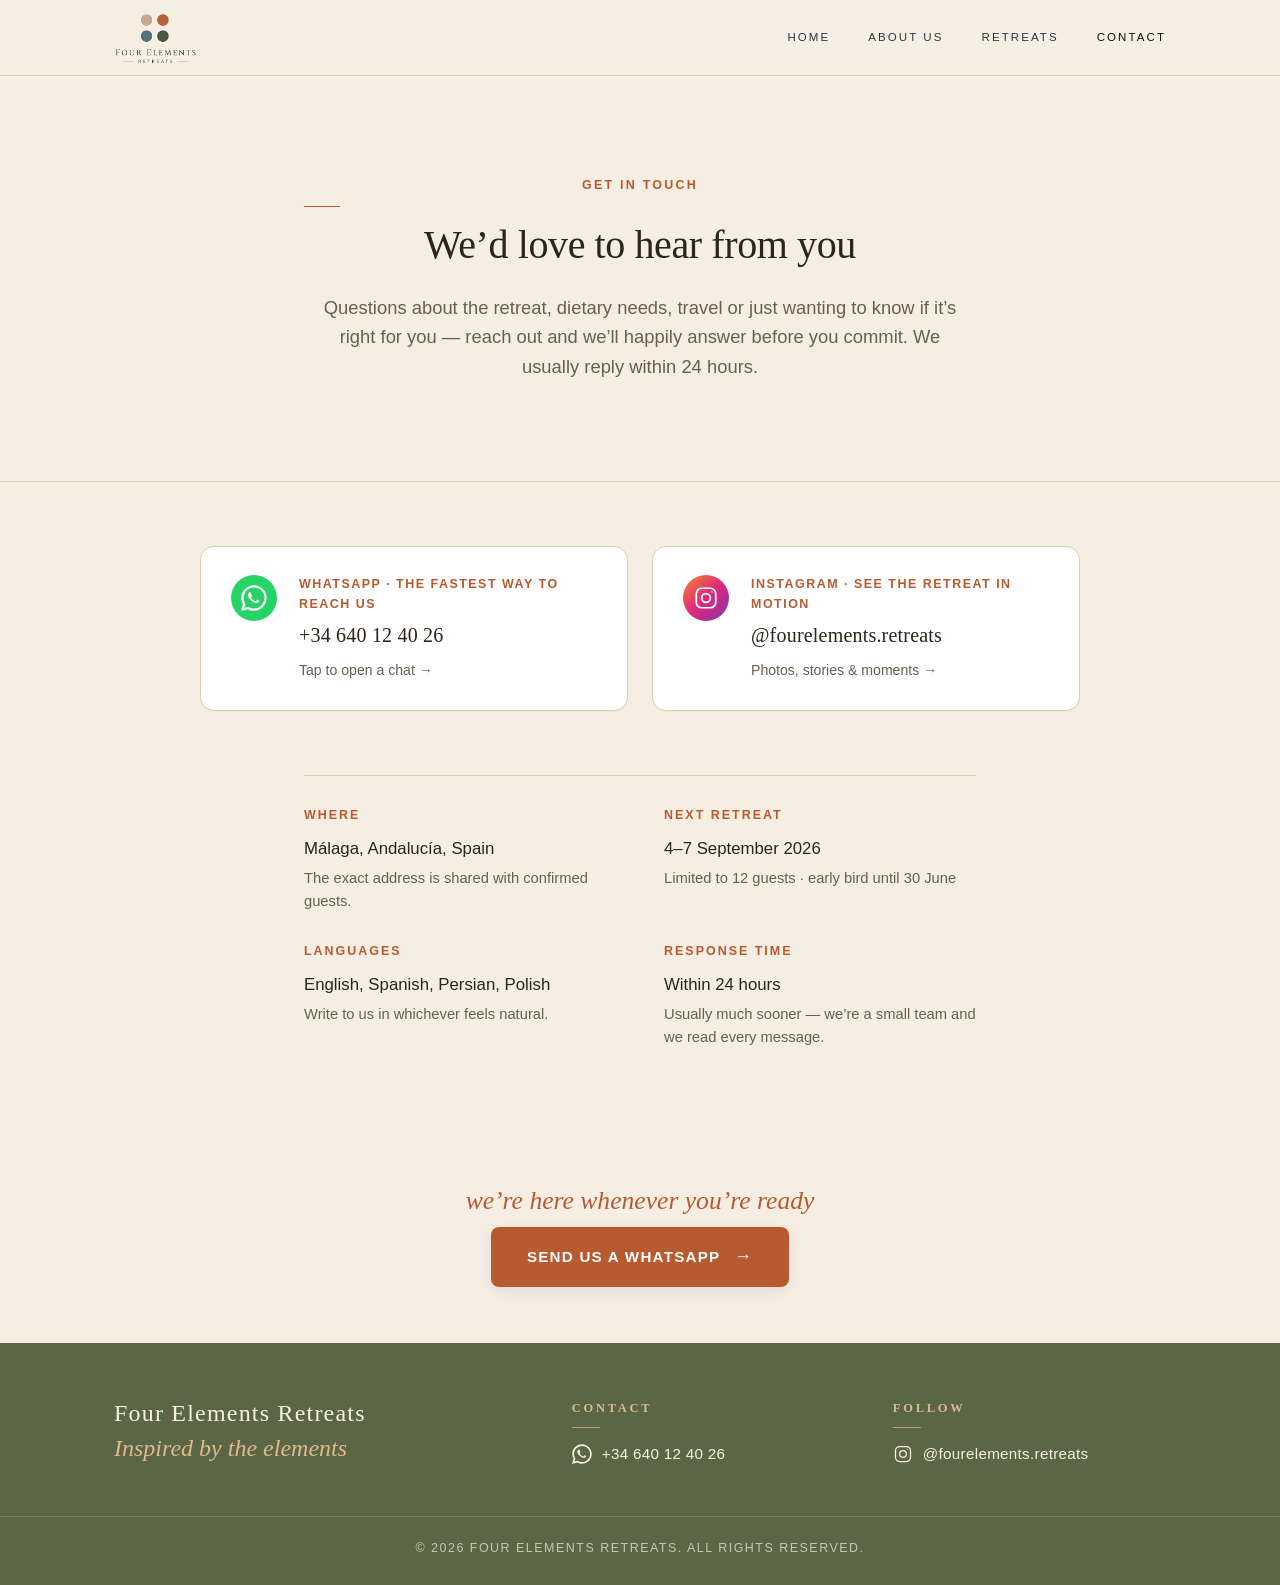
<file: contact.html>
<!DOCTYPE html>
<html lang="en">
<head>
<meta charset="UTF-8">
<meta name="viewport" content="width=device-width, initial-scale=1.0">
<title>Contact &mdash; Yoga Retreat in M&aacute;laga, Spain | Four Elements Retreats</title>
<meta name="description" content="Contact Four Elements Retreats about our yoga and wellness retreat in M&aacute;laga, Andaluc&iacute;a (Spain), 4&ndash;7 September 2026. WhatsApp +34 640 12 40 26 or Instagram &mdash; we reply within 24 hours.">
<link rel="canonical" href="https://fourelements-retreats.com/contact.html">
<meta property="og:type" content="website">
<meta property="og:site_name" content="Four Elements Retreats">
<meta property="og:title" content="Contact Four Elements Retreats &mdash; Yoga Retreat M&aacute;laga">
<meta property="og:description" content="Contact us about our yoga and wellness retreat in M&aacute;laga, Andaluc&iacute;a (Spain), 4&ndash;7 September 2026. WhatsApp, Instagram &mdash; reply within 24 hours.">
<meta property="og:url" content="https://fourelements-retreats.com/contact.html">
<meta property="og:image" content="https://fourelements-retreats.com/og-image.jpg?v=1">
<meta property="og:locale" content="en_GB">
<meta name="twitter:card" content="summary_large_image">
<meta name="twitter:title" content="Contact Four Elements Retreats &mdash; Yoga Retreat M&aacute;laga">
<meta name="twitter:description" content="Contact us about our yoga and wellness retreat in M&aacute;laga, Andaluc&iacute;a (Spain). WhatsApp, Instagram &mdash; reply within 24 hours.">
<meta name="twitter:image" content="https://fourelements-retreats.com/og-image.jpg?v=1">
<link rel="icon" type="image/svg+xml" href="favicon.svg?v=1">
<link rel="alternate icon" type="image/png" href="apple-touch-icon.png?v=1">
<link rel="apple-touch-icon" href="apple-touch-icon.png?v=1">
<meta name="theme-color" content="#F7EEE3">
<link rel="stylesheet" href="style.css?v=207">
<script type="application/ld+json">
{"@context":"https://schema.org","@graph":[
  {"@type":"ContactPage","@id":"https://fourelements-retreats.com/contact.html#contactpage","url":"https://fourelements-retreats.com/contact.html","name":"Contact Four Elements Retreats","description":"Get in touch with Four Elements Retreats about our Málaga yoga and wellness retreat. WhatsApp, Instagram — we reply within 24 hours.","inLanguage":"en","isPartOf":{"@type":"WebSite","url":"https://fourelements-retreats.com/","name":"Four Elements Retreats"},"mainEntity":{"@id":"https://fourelements-retreats.com/#localbusiness"}},
  {"@type":["HealthAndBeautyBusiness","LocalBusiness"],"@id":"https://fourelements-retreats.com/#localbusiness","name":"Four Elements Retreats","description":"Four Elements Retreats is a small team hosting intimate yoga, breathwork and wellness retreats in Málaga, Costa del Sol and Andalucía (Spain). We blend yoga, meditation, sound-healing journeys and slow time in nature with plant-rich Mediterranean cooking, bell-tent glamping under the Andalusian stars, and Málaga airport transfers included. Small groups. All bodies, all ages and all levels of experience are warmly welcome.","url":"https://fourelements-retreats.com/","telephone":"+34-640-12-40-26","image":["https://fourelements-retreats.com/og-image.jpg"],"priceRange":"€€","address":{"@type":"PostalAddress","addressLocality":"Málaga","addressRegion":"Andalucía","addressCountry":"ES"},"areaServed":[{"@type":"AdministrativeArea","name":"Málaga, Andalucía, Spain"},{"@type":"Country","name":"Worldwide"}],"contactPoint":{"@type":"ContactPoint","telephone":"+34-640-12-40-26","contactType":"customer service","availableLanguage":["en","es","fa","pl"]},"sameAs":["https://www.instagram.com/fourelements.retreats/"],"keywords":"yoga retreat Málaga, yoga retreat Andalucía, yoga retreat Spain, wellness retreat Málaga, breathwork retreat Andalucía, sound healing retreat Spain, glamping retreat Andalucía"}
]}
</script>
</head>
<body>
<header class="site-header">
  <div class="container nav">
    <a href="index.html" class="logo"><img src="logo.jpg?v=3" alt="Four Elements Retreats"></a>
    <nav>
      <a href="index.html">Home</a>
      <a href="about.html">About us</a>
      <a href="retreats.html">Retreats</a>
      <a href="contact.html" class="active">Contact</a>
    </nav>
  </div>
</header>

<main>
  <section class="page-header">
    <div class="container narrow">
      <p class="eyebrow eyebrow-center">Get in touch</p>
      <h1>We&rsquo;d love to hear from you</h1>
      <p class="lead">Questions about the retreat, dietary needs, travel or just wanting to know if it&rsquo;s right for you &mdash; reach out and we&rsquo;ll happily answer before you commit. We usually reply within 24 hours.</p>
    </div>
  </section>

  <section class="contact-channels">
    <div class="container">
      <div class="contact-channel-grid">

        <a href="https://wa.me/34640124026?text=Hi%20Four%20Elements%20Retreats%2C%20I%27d%20love%20to%20know%20more%20about%20the%20September%202026%20retreat." target="_blank" rel="noopener noreferrer" class="contact-channel contact-channel-whatsapp">
          <span class="contact-channel-icon" aria-hidden="true">
            <svg viewBox="0 0 32 32" fill="currentColor">
              <path d="M16 .4C7.4.4.4 7.4.4 16c0 2.7.7 5.3 2 7.6L0 32l8.7-2.3c2.2 1.2 4.7 1.9 7.3 1.9 8.6 0 15.6-7 15.6-15.6 0-4.2-1.6-8.1-4.6-11C24.1 2 20.2.4 16 .4zm0 28.5c-2.3 0-4.6-.6-6.5-1.8l-.5-.3-4.8 1.3 1.3-4.7-.3-.5c-1.3-2-2-4.4-2-6.9C3.2 8.9 9 3.1 16 3.1c3.4 0 6.6 1.3 9.1 3.8 2.4 2.4 3.8 5.6 3.8 9.1 0 7.1-5.8 12.9-12.9 12.9zm7.1-9.6c-.4-.2-2.3-1.1-2.6-1.3-.4-.1-.6-.2-.9.2-.3.4-1 1.3-1.2 1.5-.2.2-.4.3-.8.1-.4-.2-1.6-.6-3.1-1.9-1.1-1-1.9-2.3-2.2-2.7-.2-.4 0-.6.2-.8.2-.2.4-.4.5-.6.2-.2.2-.4.3-.6.1-.2 0-.4 0-.6-.1-.2-.9-2.1-1.2-2.9-.3-.8-.6-.7-.9-.7h-.7c-.3 0-.6.1-.9.4-.3.4-1.2 1.2-1.2 2.9 0 1.7 1.2 3.4 1.4 3.6.2.2 2.4 3.7 5.8 5.2.8.3 1.5.5 2 .7.8.3 1.6.2 2.2.1.7-.1 2.1-.8 2.4-1.7.3-.8.3-1.5.2-1.7-.1-.1-.4-.2-.7-.3z"/>
            </svg>
          </span>
          <span class="contact-channel-body">
            <span class="contact-channel-label">WhatsApp &middot; the fastest way to reach us</span>
            <span class="contact-channel-value">+34 640 12 40 26</span>
            <span class="contact-channel-meta">Tap to open a chat &rarr;</span>
          </span>
        </a>

        <a href="https://www.instagram.com/fourelements.retreats/" target="_blank" rel="noopener noreferrer" class="contact-channel contact-channel-instagram">
          <span class="contact-channel-icon" aria-hidden="true">
            <svg viewBox="0 0 24 24" fill="none" stroke="currentColor" stroke-width="1.6" stroke-linecap="round" stroke-linejoin="round">
              <rect x="3" y="3" width="18" height="18" rx="5"/>
              <circle cx="12" cy="12" r="4"/>
              <circle cx="17.5" cy="6.5" r="0.7" fill="currentColor" stroke="none"/>
            </svg>
          </span>
          <span class="contact-channel-body">
            <span class="contact-channel-label">Instagram &middot; see the retreat in motion</span>
            <span class="contact-channel-value">@fourelements.retreats</span>
            <span class="contact-channel-meta">Photos, stories &amp; moments &rarr;</span>
          </span>
        </a>

      </div>
    </div>
  </section>

  <section class="contact-info">
    <div class="container narrow">
      <div class="contact-info-grid">
        <div class="contact-info-item">
          <h3>Where</h3>
          <p>M&aacute;laga, Andaluc&iacute;a, Spain<br><span class="contact-info-soft">The exact address is shared with confirmed guests.</span></p>
        </div>
        <div class="contact-info-item">
          <h3>Next retreat</h3>
          <p>4&ndash;7 September 2026<br><span class="contact-info-soft">Limited to 12 guests &middot; early bird until 30 June</span></p>
        </div>
        <div class="contact-info-item">
          <h3>Languages</h3>
          <p>English, Spanish, Persian, Polish<br><span class="contact-info-soft">Write to us in whichever feels natural.</span></p>
        </div>
        <div class="contact-info-item">
          <h3>Response time</h3>
          <p>Within 24 hours<br><span class="contact-info-soft">Usually much sooner &mdash; we&rsquo;re a small team and we read every message.</span></p>
        </div>
      </div>
    </div>
  </section>

  <section class="page-cta">
    <div class="container narrow">
      <p class="script">we&rsquo;re here whenever you&rsquo;re ready</p>
      <a href="https://wa.me/34640124026?text=Hi%20Four%20Elements%20Retreats%2C%20I%27d%20love%20to%20know%20more%20about%20the%20September%202026%20retreat." target="_blank" rel="noopener noreferrer" class="cta-experience">
        Send us a WhatsApp
        <span class="cta-experience-arrow" aria-hidden="true">&rarr;</span>
      </a>
    </div>
  </section>
</main>

<footer class="site-footer">
  <div class="container footer-inner">
    <div class="footer-col footer-brand">
      <p class="footer-brand-name">Four Elements Retreats</p>
      <p class="footer-tagline">Inspired by the elements</p>
    </div>

    <div class="footer-col">
      <h4 class="footer-heading">Contact</h4>
      <a class="footer-link footer-social-link" href="https://wa.me/34640124026" target="_blank" rel="noopener noreferrer" aria-label="Chat with us on WhatsApp">
        <svg class="footer-icon" viewBox="0 0 32 32" aria-hidden="true" fill="currentColor">
          <path d="M16 .4C7.4.4.4 7.4.4 16c0 2.7.7 5.3 2 7.6L0 32l8.7-2.3c2.2 1.2 4.7 1.9 7.3 1.9 8.6 0 15.6-7 15.6-15.6 0-4.2-1.6-8.1-4.6-11C24.1 2 20.2.4 16 .4zm0 28.5c-2.3 0-4.6-.6-6.5-1.8l-.5-.3-4.8 1.3 1.3-4.7-.3-.5c-1.3-2-2-4.4-2-6.9C3.2 8.9 9 3.1 16 3.1c3.4 0 6.6 1.3 9.1 3.8 2.4 2.4 3.8 5.6 3.8 9.1 0 7.1-5.8 12.9-12.9 12.9zm7.1-9.6c-.4-.2-2.3-1.1-2.6-1.3-.4-.1-.6-.2-.9.2-.3.4-1 1.3-1.2 1.5-.2.2-.4.3-.8.1-.4-.2-1.6-.6-3.1-1.9-1.1-1-1.9-2.3-2.2-2.7-.2-.4 0-.6.2-.8.2-.2.4-.4.5-.6.2-.2.2-.4.3-.6.1-.2 0-.4 0-.6-.1-.2-.9-2.1-1.2-2.9-.3-.8-.6-.7-.9-.7h-.7c-.3 0-.6.1-.9.4-.3.4-1.2 1.2-1.2 2.9 0 1.7 1.2 3.4 1.4 3.6.2.2 2.4 3.7 5.8 5.2.8.3 1.5.5 2 .7.8.3 1.6.2 2.2.1.7-.1 2.1-.8 2.4-1.7.3-.8.3-1.5.2-1.7-.1-.1-.4-.2-.7-.3z"/>
        </svg>
        <span>+34 640 12 40 26</span>
      </a>
    </div>

    <div class="footer-col">
      <h4 class="footer-heading">Follow</h4>
      <a class="footer-link footer-social-link" href="https://www.instagram.com/fourelements.retreats/" target="_blank" rel="noopener noreferrer" aria-label="Four Elements Retreats on Instagram">
        <svg class="footer-icon" viewBox="0 0 24 24" aria-hidden="true" fill="none" stroke="currentColor" stroke-width="1.5" stroke-linecap="round" stroke-linejoin="round">
          <rect x="3" y="3" width="18" height="18" rx="5"/>
          <circle cx="12" cy="12" r="4"/>
          <circle cx="17.5" cy="6.5" r="0.6" fill="currentColor" stroke="none"/>
        </svg>
        <span>@fourelements.retreats</span>
      </a>
    </div>
  </div>

  <div class="footer-bottom">
    <p>&copy; 2026 Four Elements Retreats. All rights reserved.</p>
  </div>
</footer>
</body>
</html>
</file>
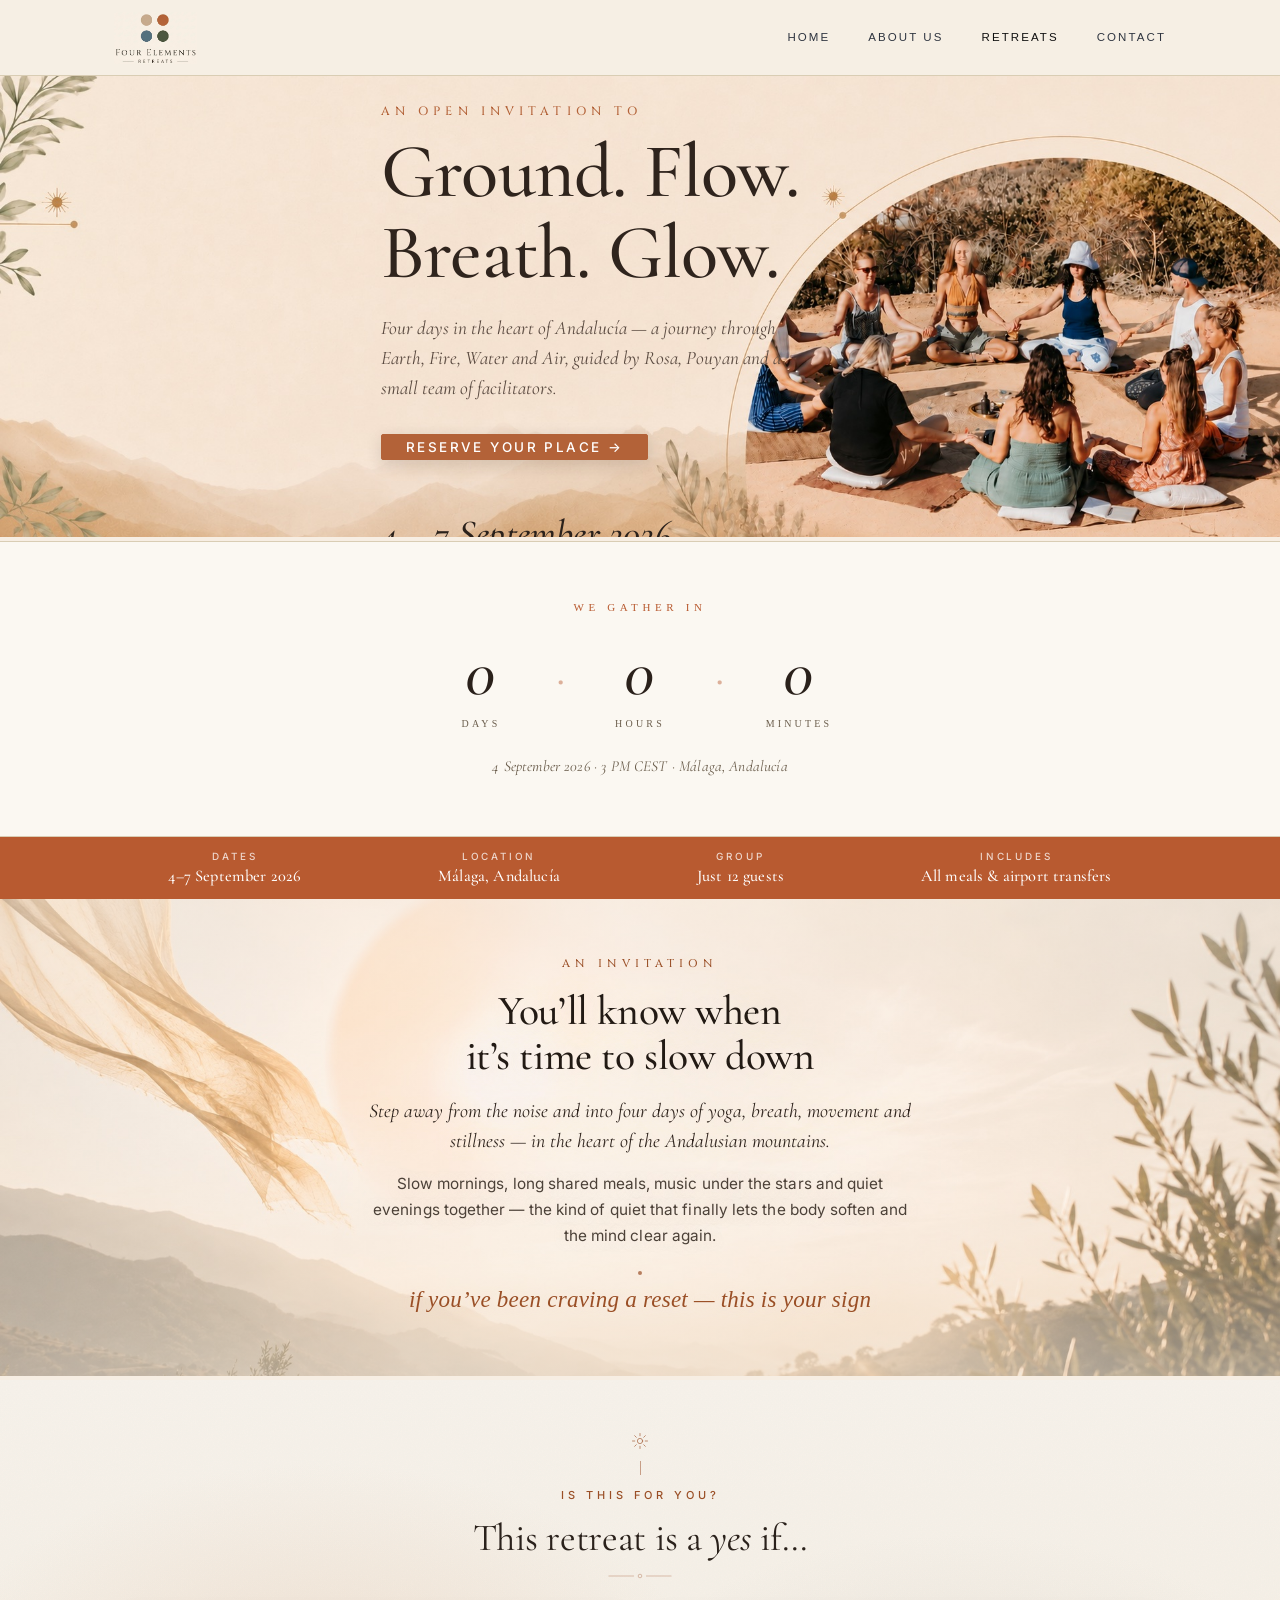
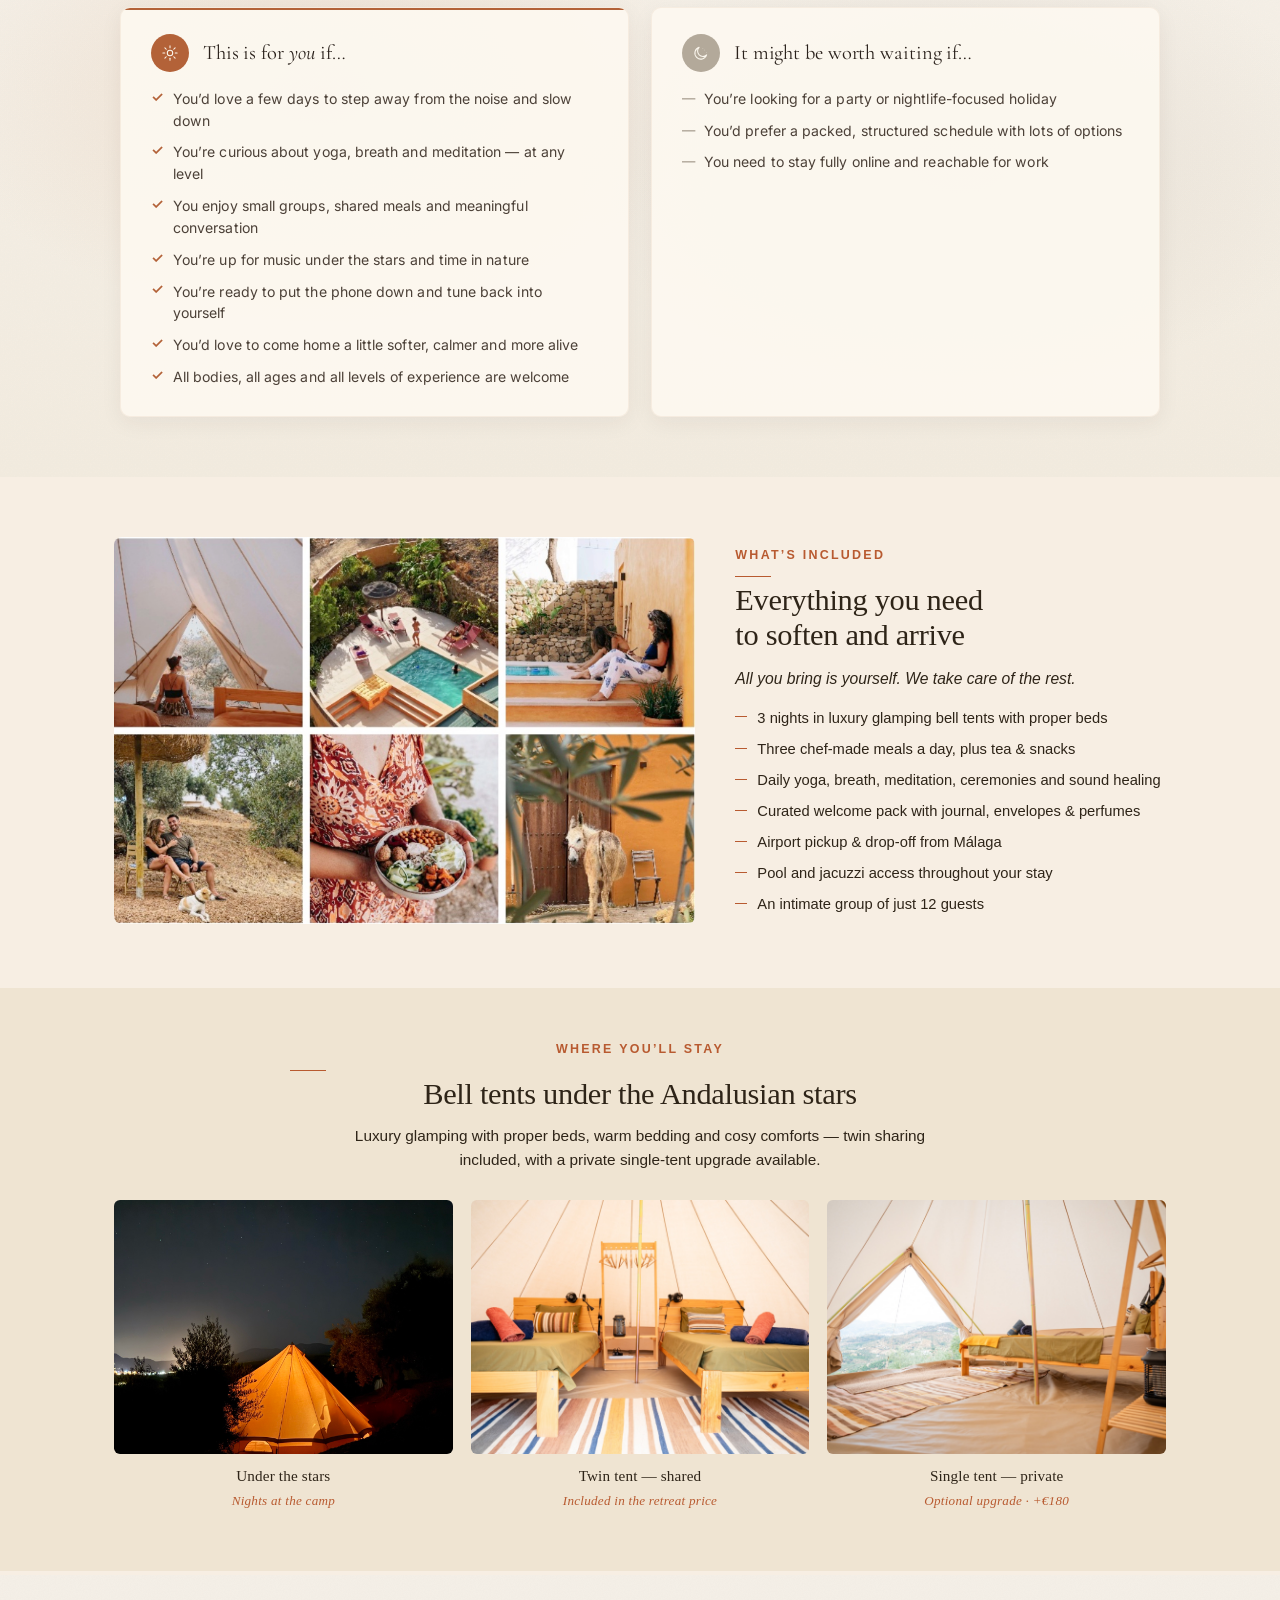
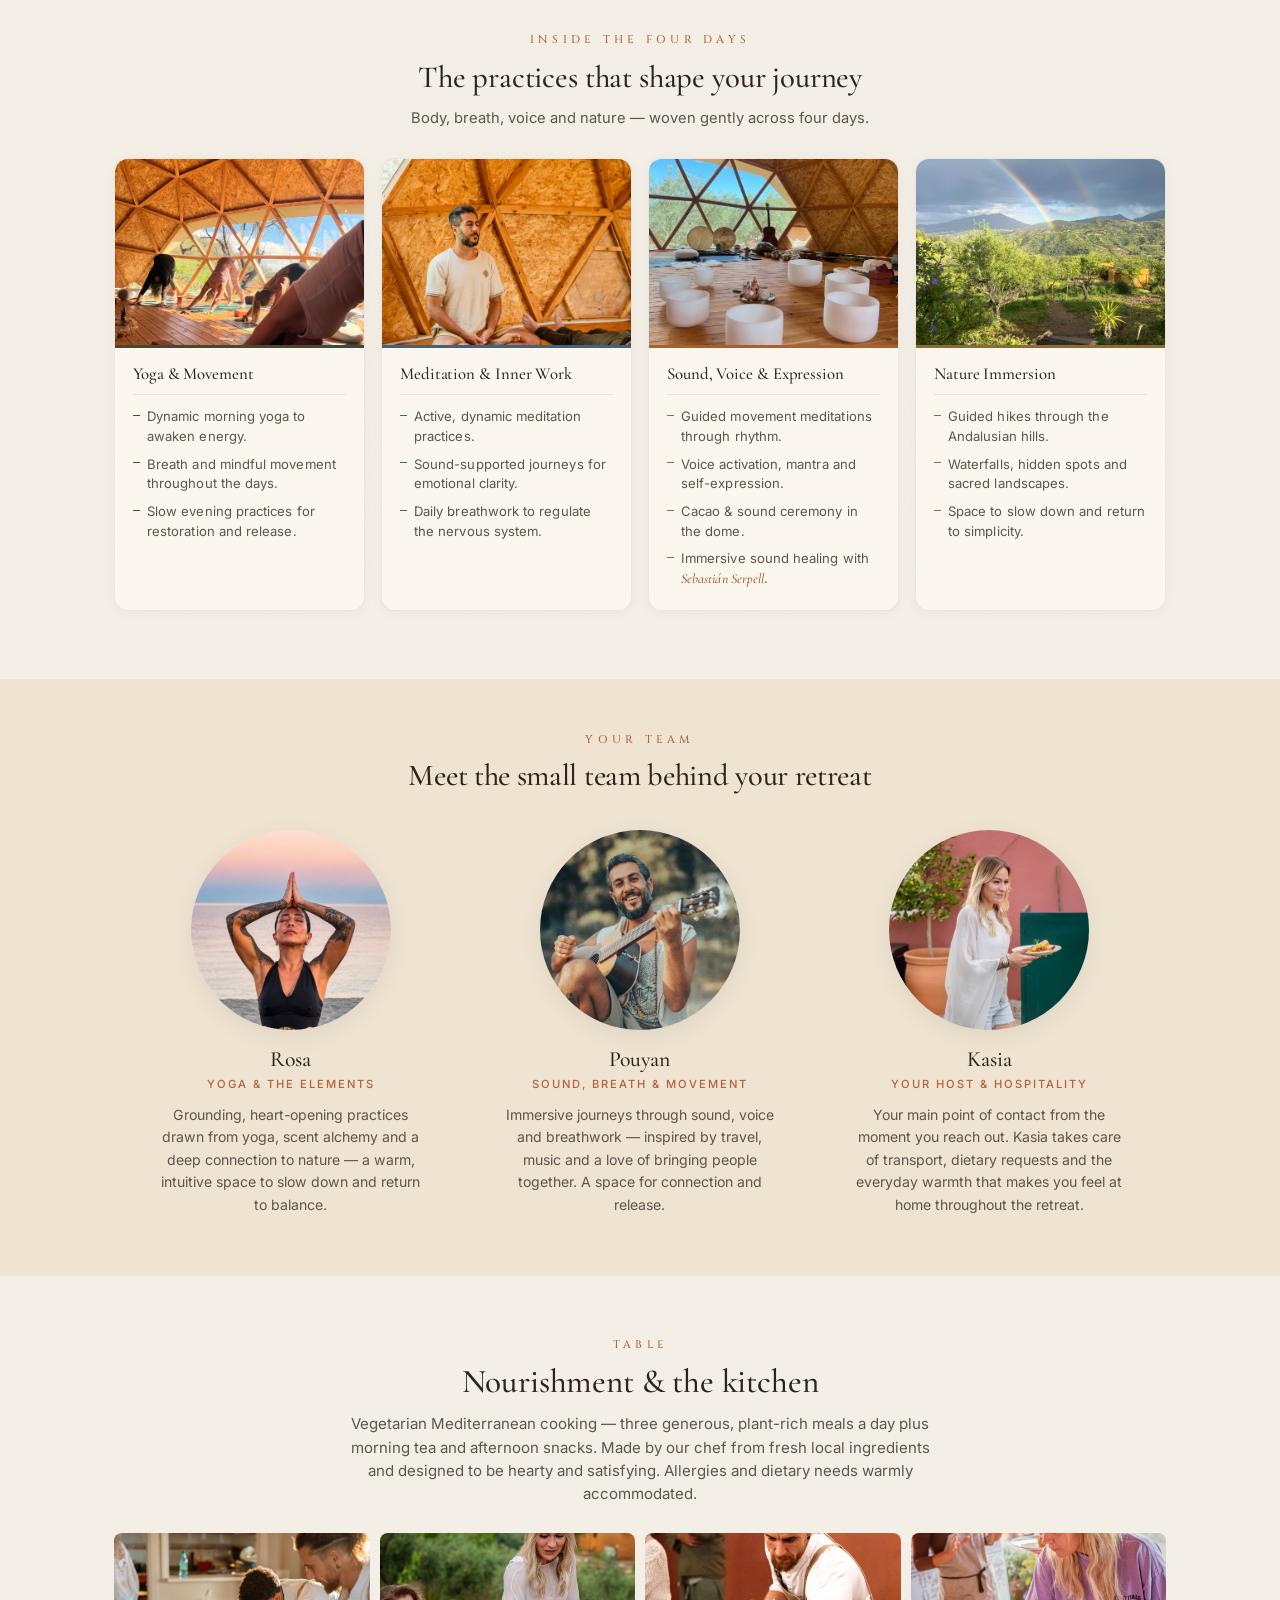
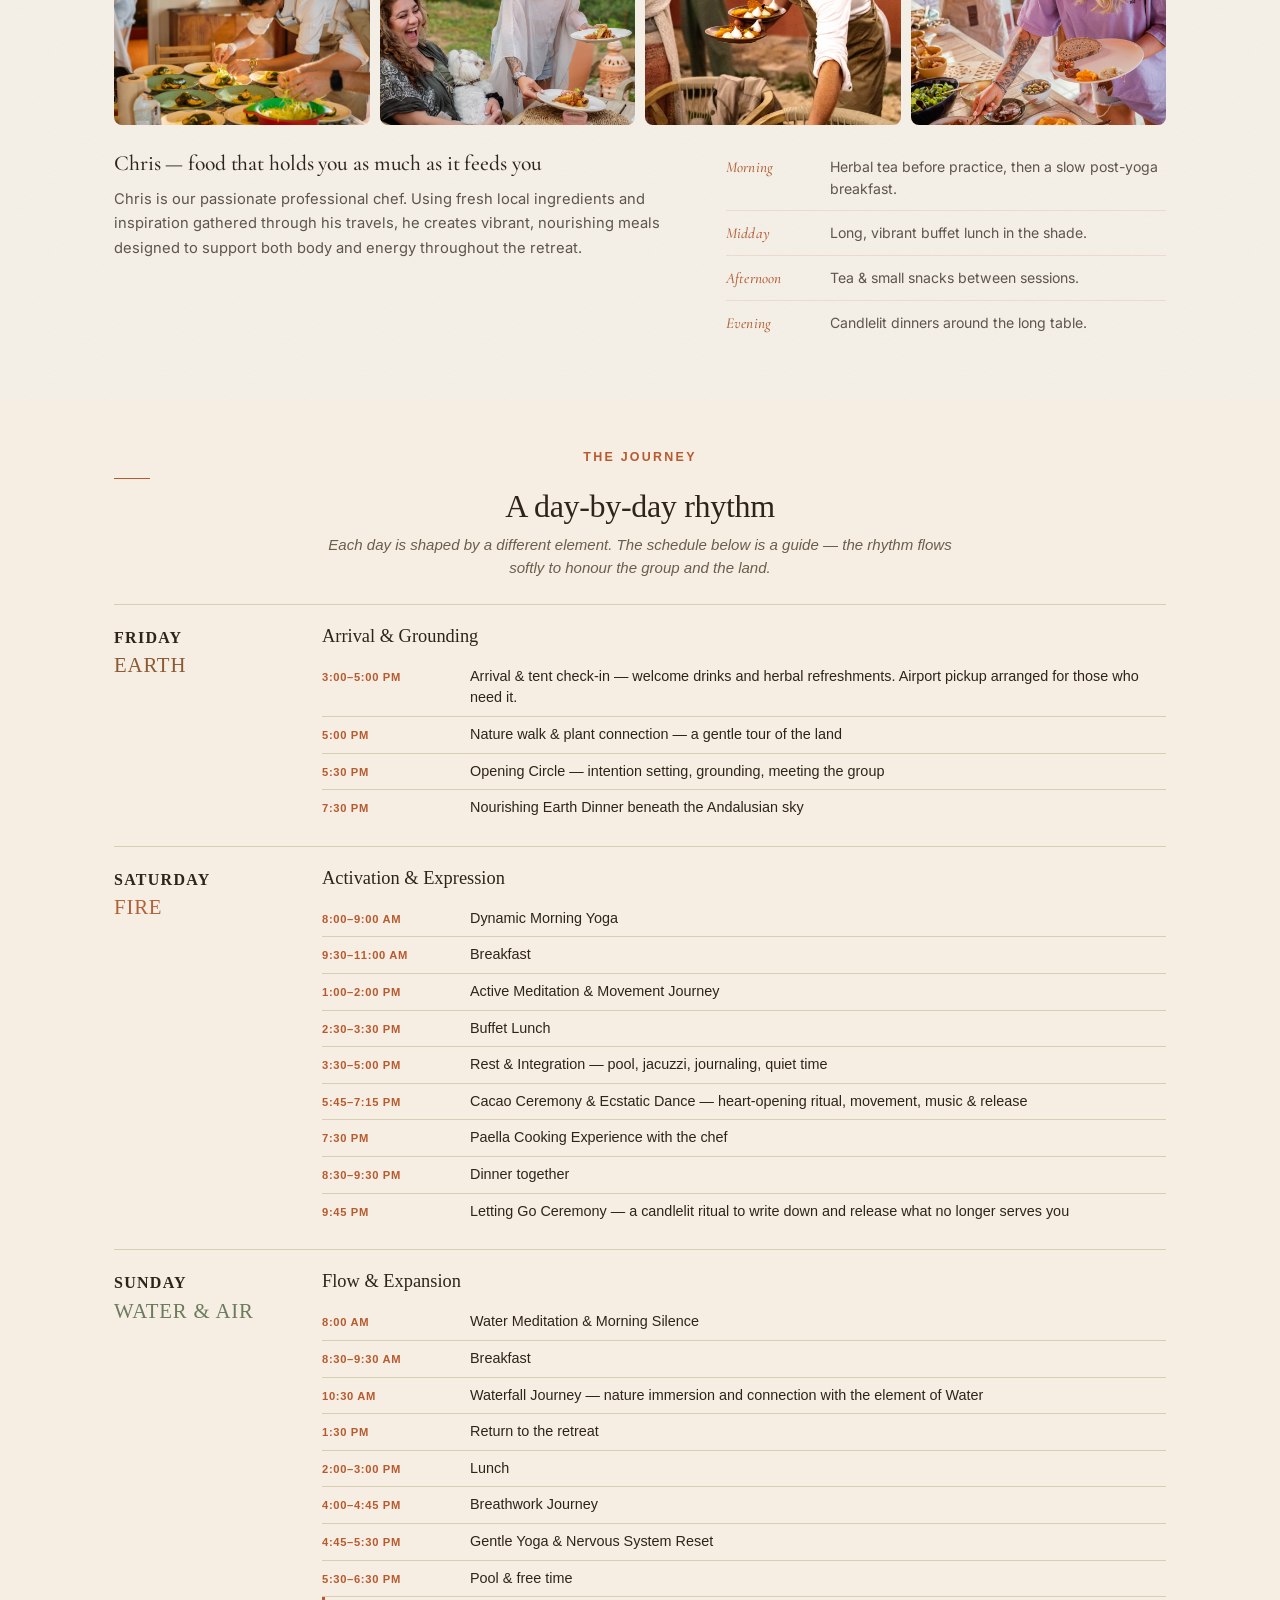
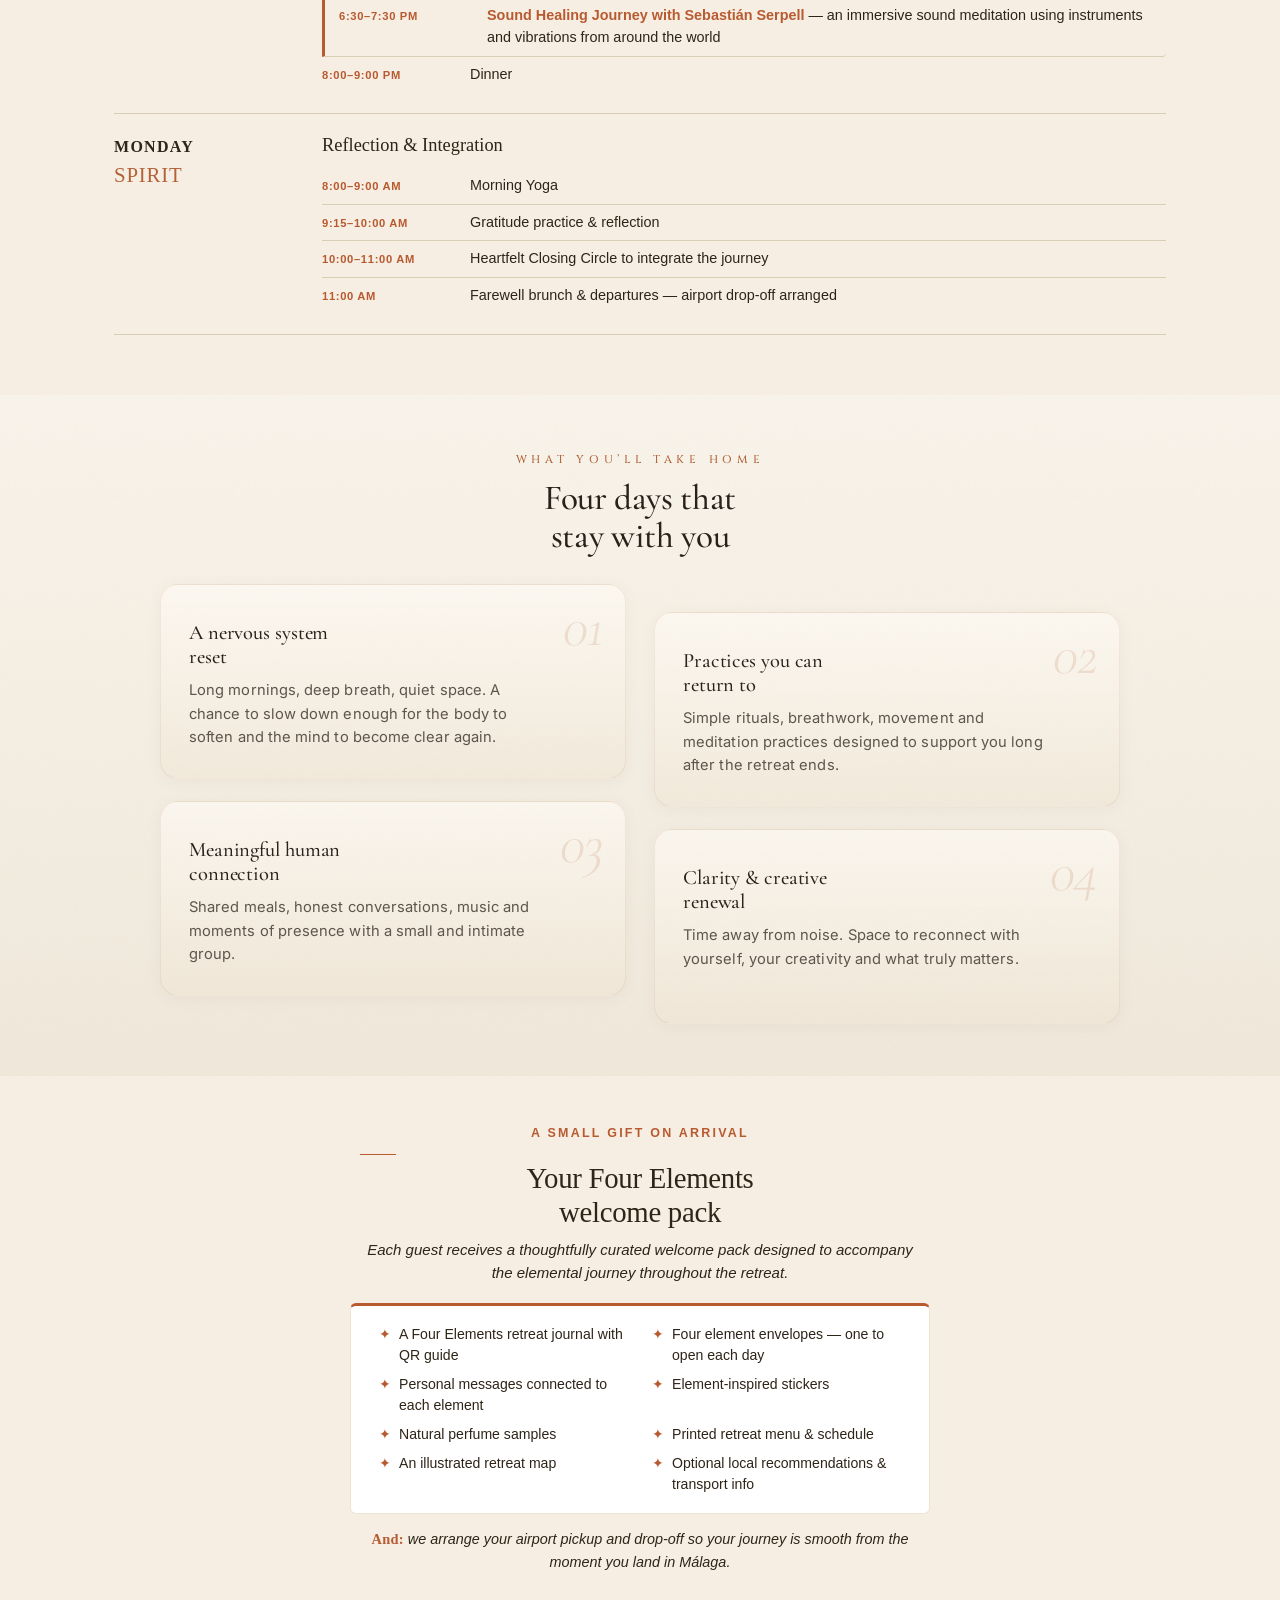
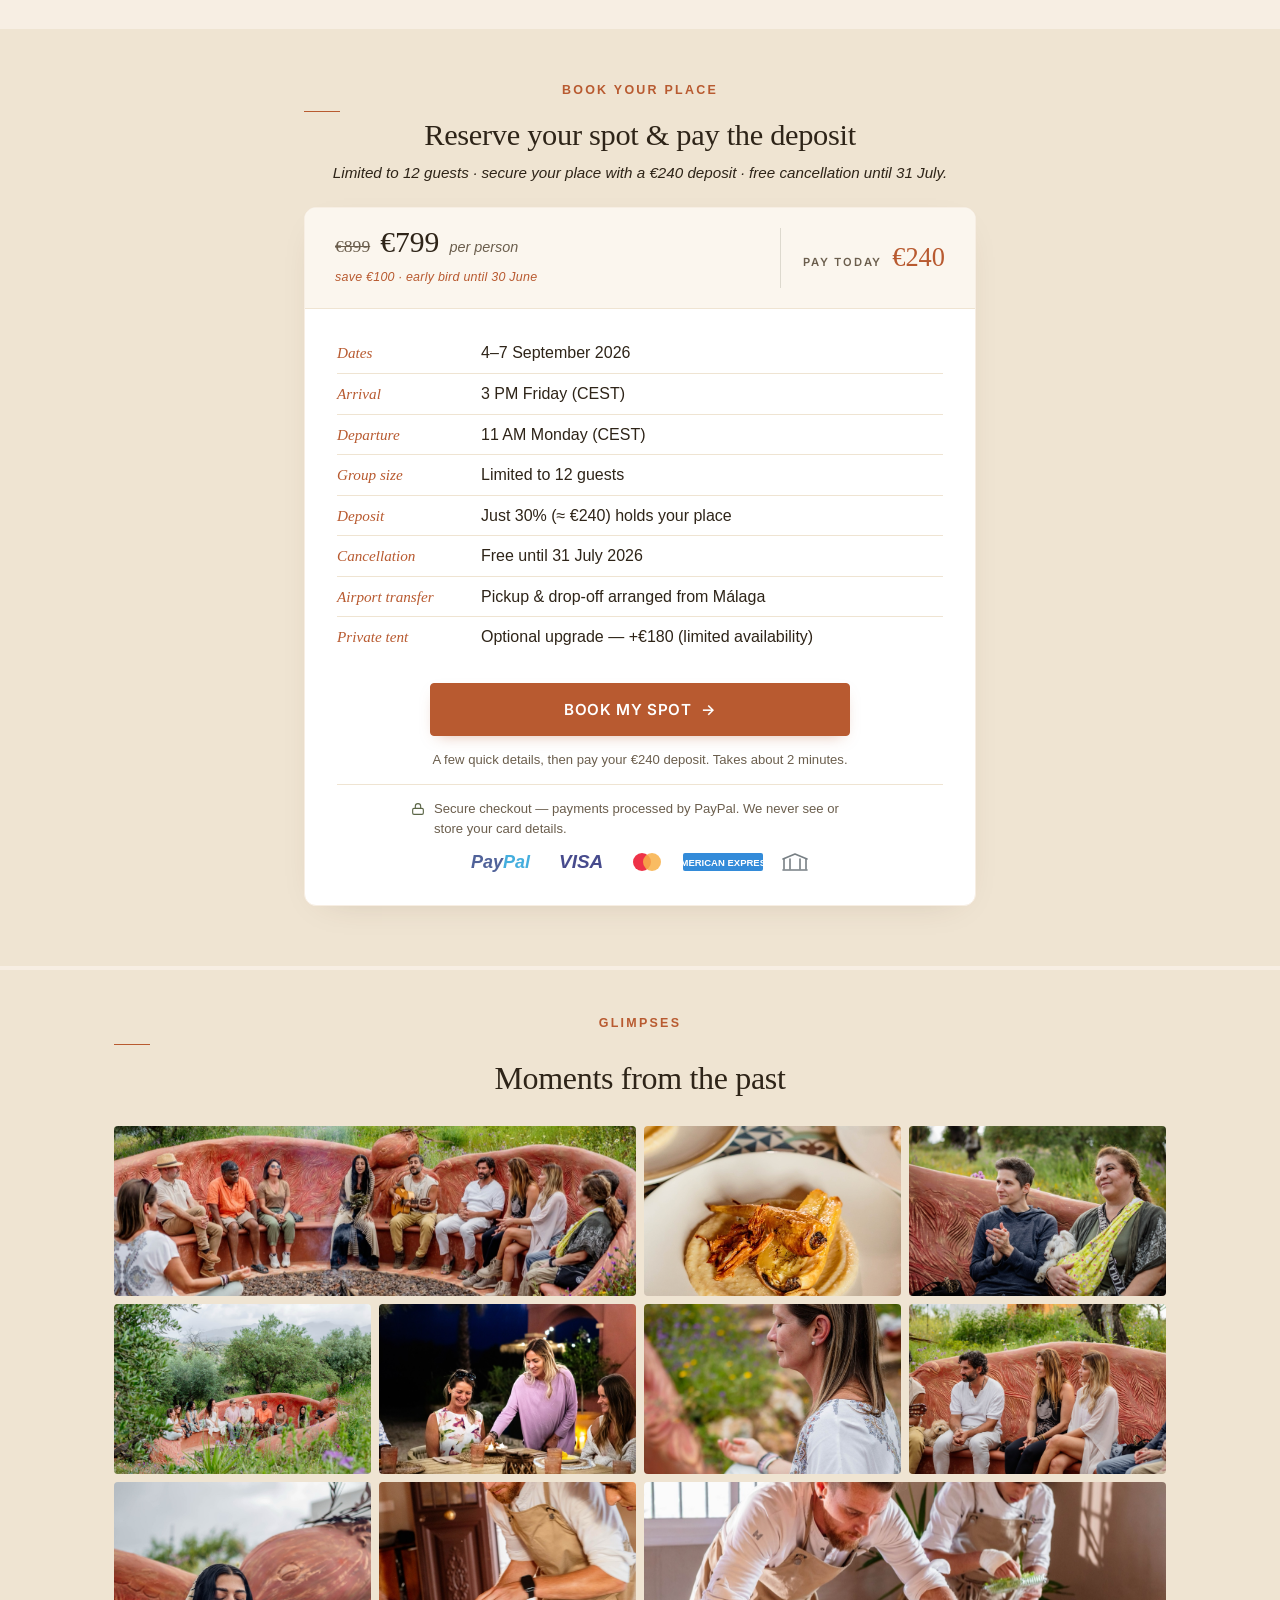
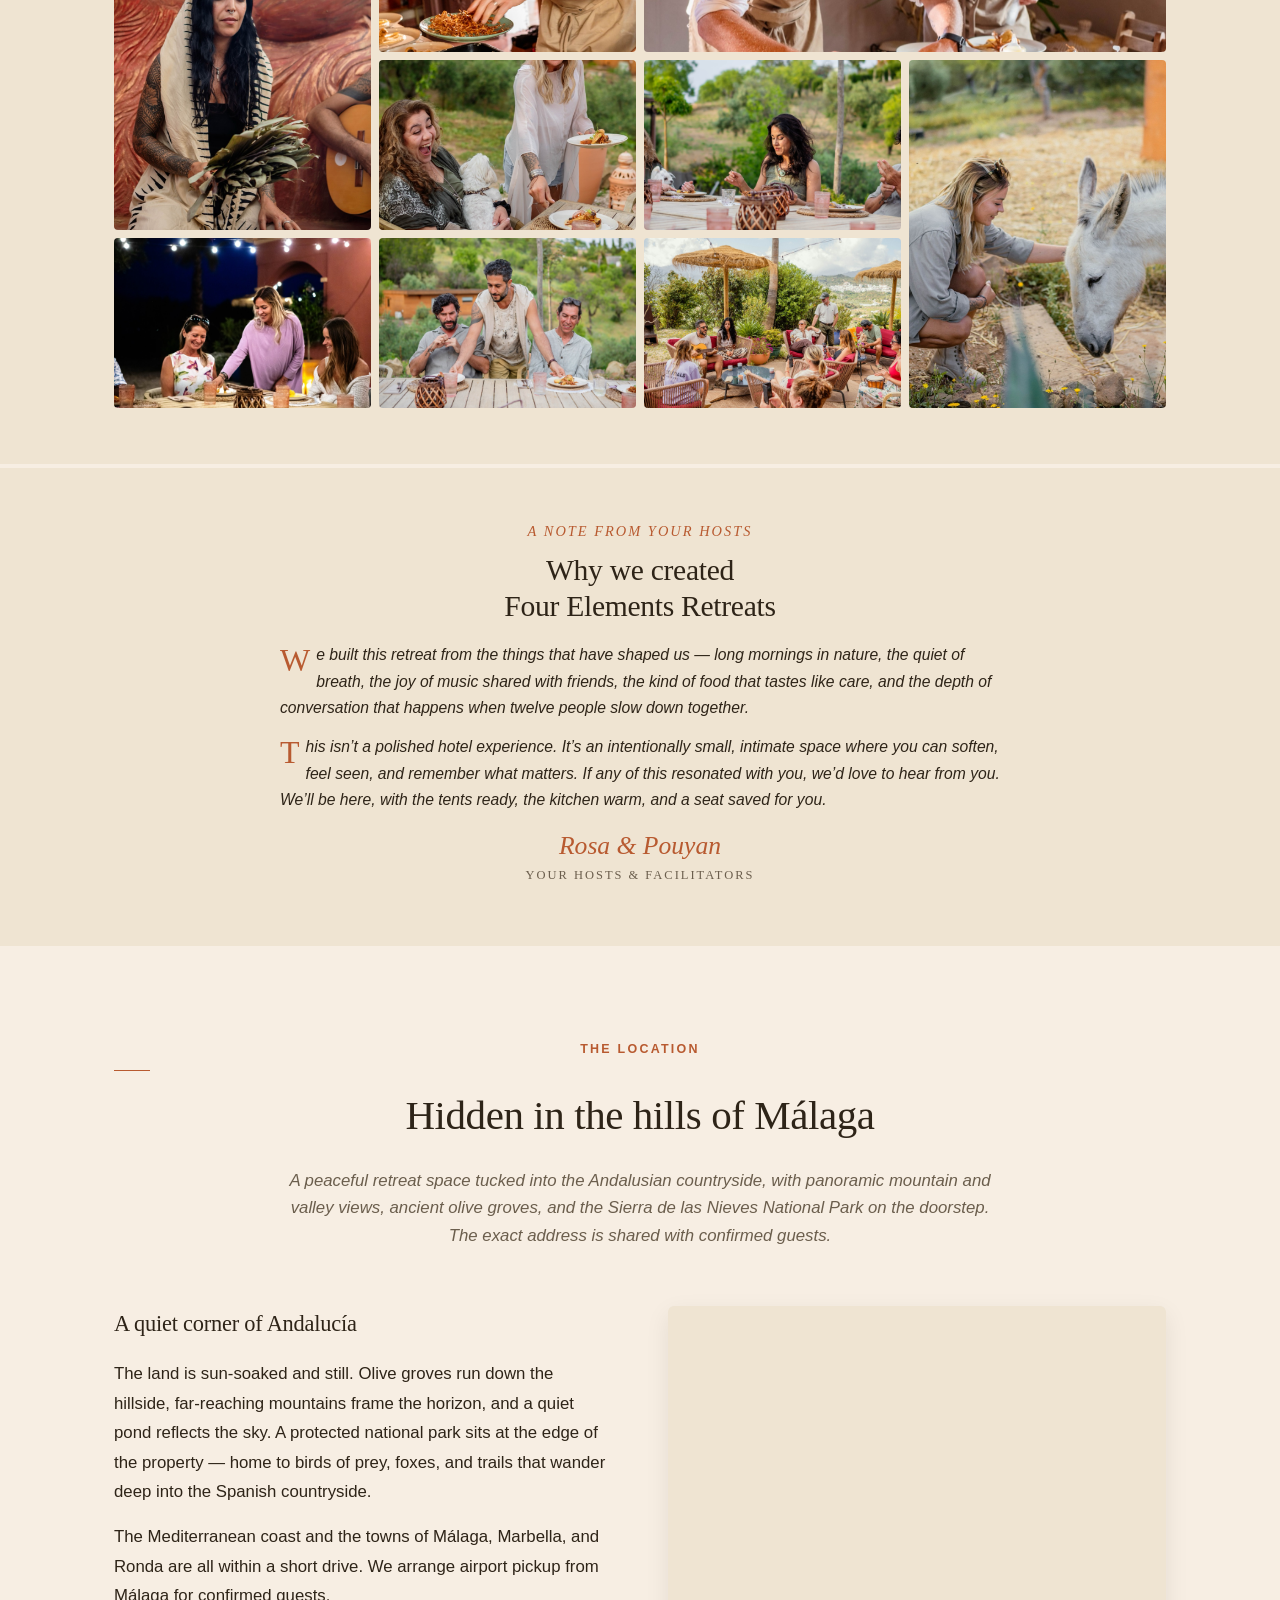
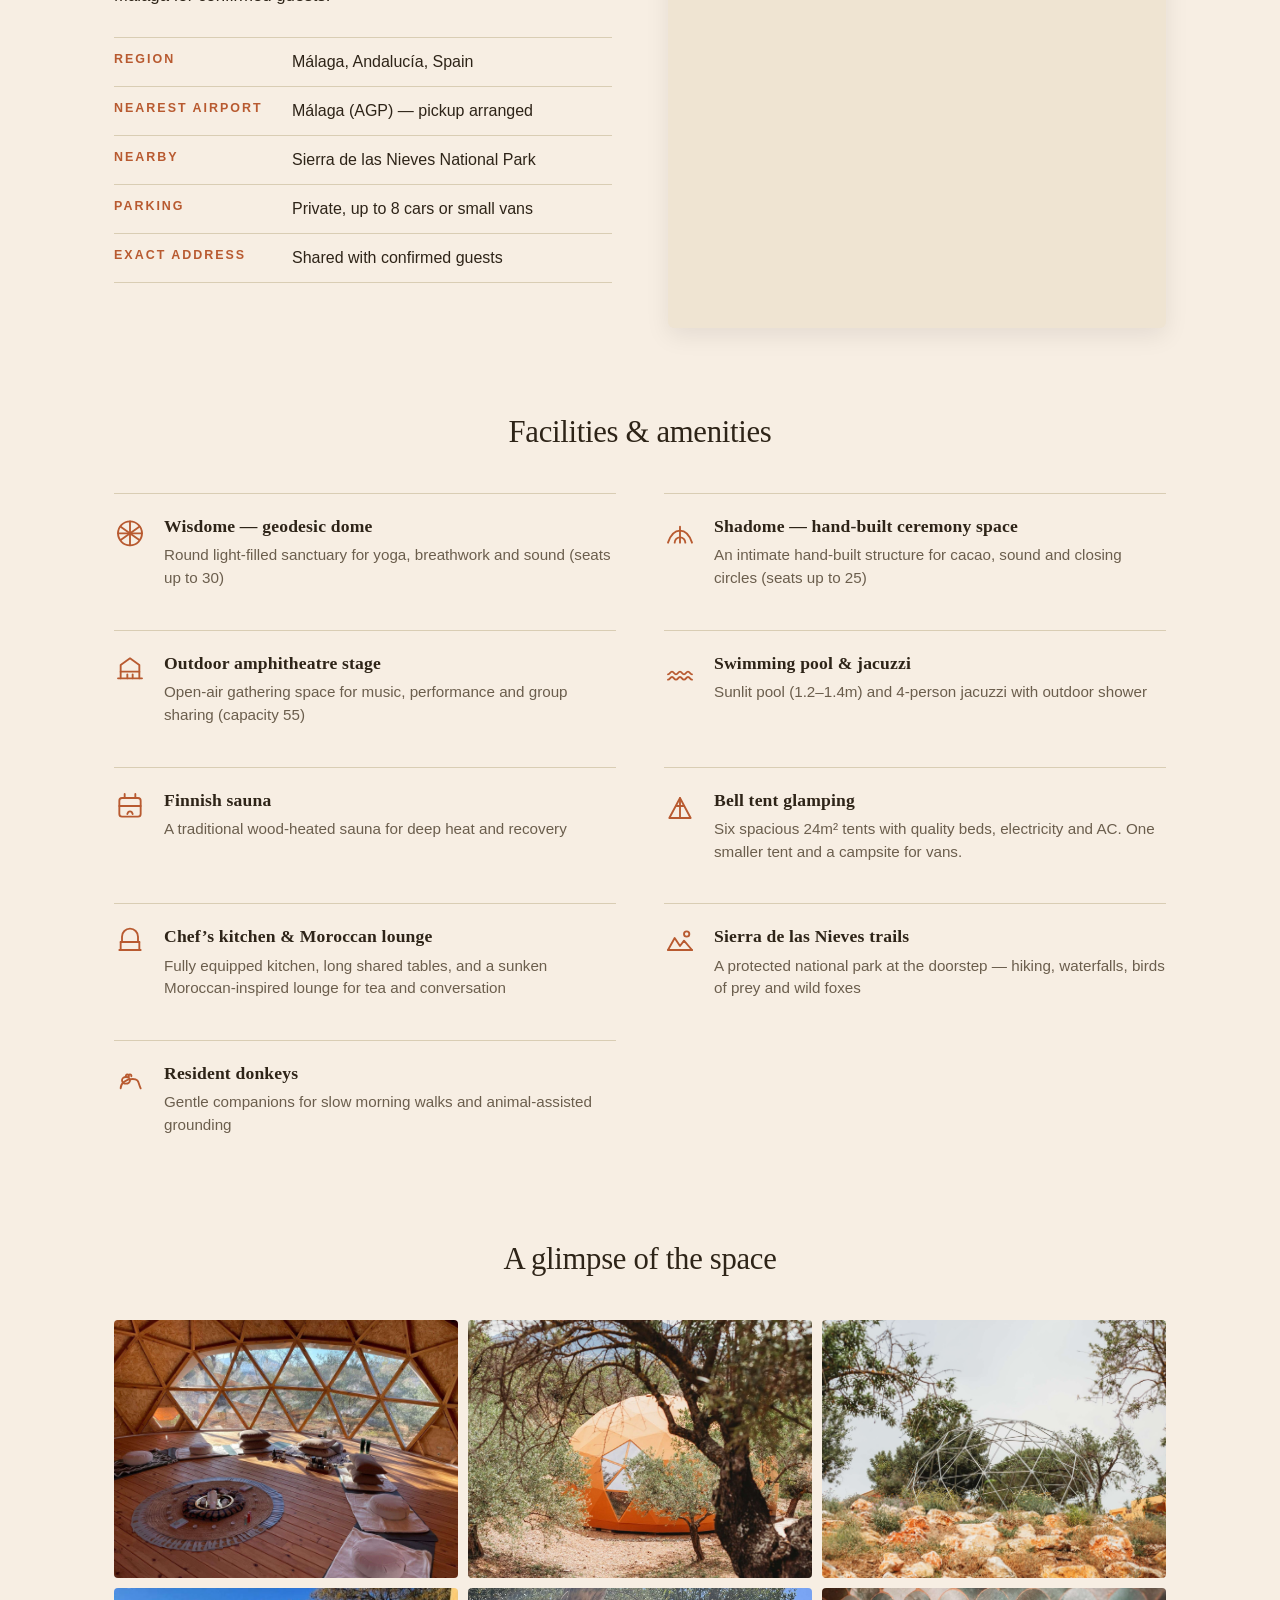
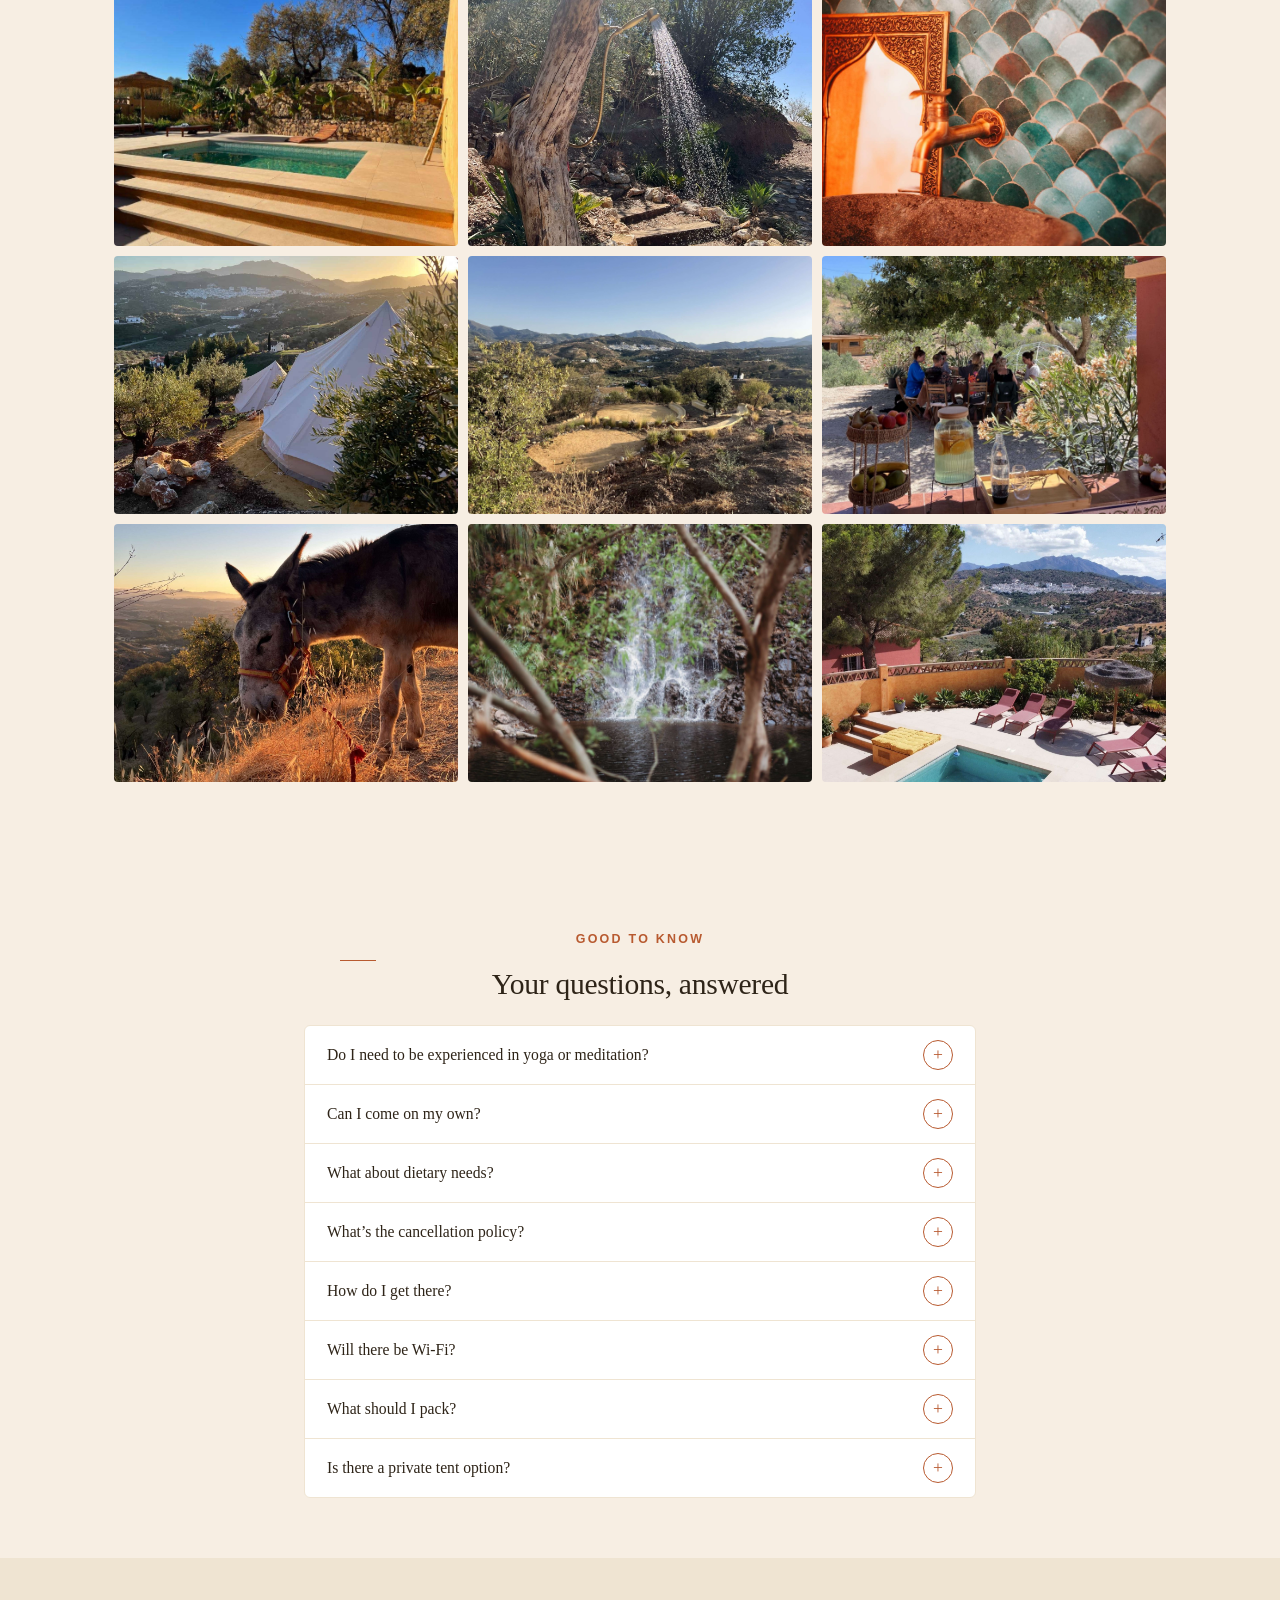
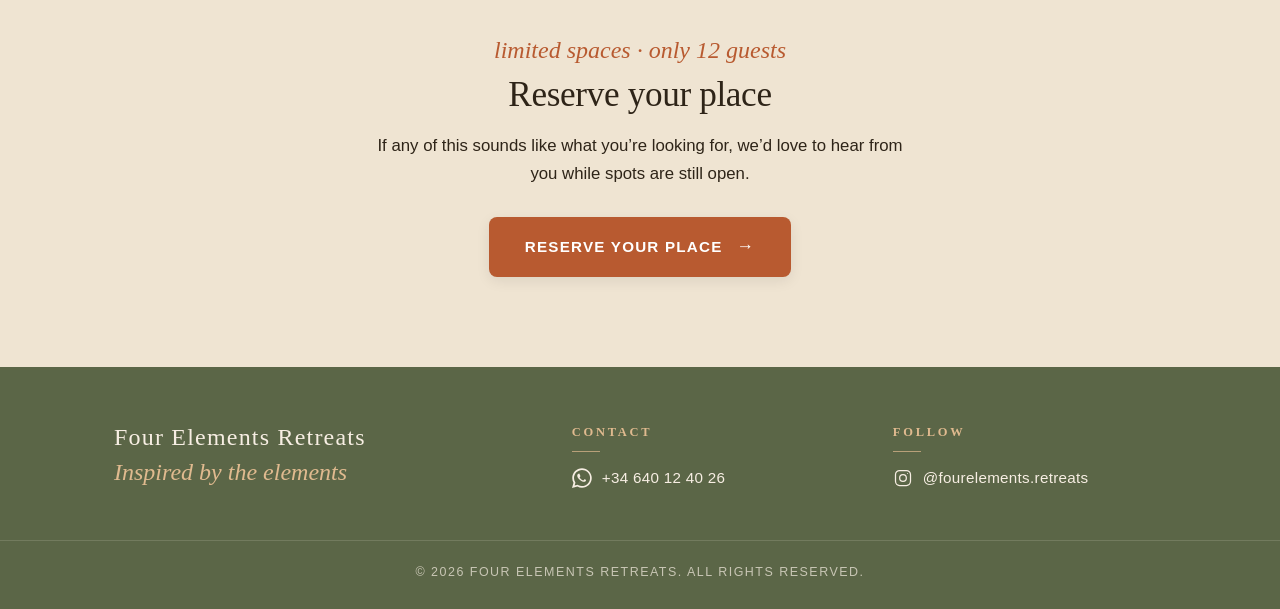
<file: retreats.html>
<!DOCTYPE html>
<html lang="en">
<head>
<meta charset="UTF-8">
<meta name="viewport" content="width=device-width, initial-scale=1.0">
<title>Yoga Retreat in M&aacute;laga, Andaluc&iacute;a &mdash; 4&ndash;7 Sept 2026 | Four Elements</title>
<meta name="description" content="Book the 4-day Four Elements yoga, breathwork &amp; sound-healing retreat in M&aacute;laga, Andaluc&iacute;a (Spain). 4&ndash;7 September 2026. Glamping, all meals, M&aacute;laga airport transfers. Just 12 guests. From &euro;799.">
<link rel="canonical" href="https://fourelements-retreats.com/retreats.html">
<meta property="og:type" content="website">
<meta property="og:site_name" content="Four Elements Retreats">
<meta property="og:title" content="Yoga Retreat in M&aacute;laga, Andaluc&iacute;a &mdash; 4&ndash;7 Sept 2026">
<meta property="og:description" content="A 4-day yoga, breathwork and sound-healing retreat in M&aacute;laga, Andaluc&iacute;a, Spain. Glamping, chef-made meals, airport transfers. Just 12 guests.">
<meta property="og:url" content="https://fourelements-retreats.com/retreats.html">
<meta property="og:image" content="https://fourelements-retreats.com/og-image.jpg?v=1">
<meta property="og:image:width" content="1200">
<meta property="og:image:height" content="630">
<meta property="og:locale" content="en_GB">
<meta name="twitter:card" content="summary_large_image">
<meta name="twitter:title" content="Yoga Retreat in M&aacute;laga, Andaluc&iacute;a &mdash; 4&ndash;7 Sept 2026">
<meta name="twitter:description" content="A 4-day yoga, breathwork and sound-healing retreat in M&aacute;laga, Andaluc&iacute;a, Spain. Just 12 guests. From &euro;799.">
<meta name="twitter:image" content="https://fourelements-retreats.com/og-image.jpg?v=1">
<link rel="icon" type="image/svg+xml" href="favicon.svg?v=1">
<link rel="alternate icon" type="image/png" href="apple-touch-icon.png?v=1">
<link rel="apple-touch-icon" href="apple-touch-icon.png?v=1">
<meta name="theme-color" content="#F7EEE3">
<link rel="preconnect" href="https://fonts.googleapis.com">
<link rel="preconnect" href="https://fonts.gstatic.com" crossorigin>
<link rel="preconnect" href="https://www.paypal.com">
<link href="https://fonts.googleapis.com/css2?family=Cinzel:wght@500&family=Cormorant+Garamond:wght@400;500&family=Inter:wght@400;500&display=swap" rel="stylesheet">
<link rel="preload" as="image" href="retreat-hero.jpg?v=2" fetchpriority="high">
<link rel="stylesheet" href="style.css?v=207">
<script src="https://www.paypal.com/sdk/js?client-id=AbM6ME_zui2IMdZKl_ppxHC6_f43TZGqB0x1X9OBl2qwZ5TU7aeeJGa5wLxwM3pOa3jvF9fsNKDfdKs0&currency=EUR&intent=capture&disable-funding=paylater" async></script>
<script type="application/ld+json">
{"@context":"https://schema.org","@graph":[
  {"@type":"Event","@id":"https://fourelements-retreats.com/retreats.html#event","name":"Four Elements Retreat — Yoga, breathwork &amp; wellness, Málaga","description":"A 4-day yoga, breathwork, sound healing, ceremony and nature retreat in the hills of Málaga, Spain. Small group of 12 guests. All meals, glamping and airport transfers included.","startDate":"2026-09-04T15:00:00+02:00","endDate":"2026-09-07T11:00:00+02:00","eventStatus":"https://schema.org/EventScheduled","eventAttendanceMode":"https://schema.org/OfflineEventAttendanceMode","location":{"@type":"Place","name":"Four Elements Retreats — Andalusian hills","address":{"@type":"PostalAddress","addressRegion":"Andalucía","addressLocality":"Málaga","addressCountry":"ES"}},"image":["https://fourelements-retreats.com/og-image.jpg"],"maximumAttendeeCapacity":12,"offers":{"@type":"Offer","name":"Early bird","url":"https://fourelements-retreats.com/retreats.html#book","price":"799","priceCurrency":"EUR","availability":"https://schema.org/InStock","validFrom":"2026-01-01","priceValidUntil":"2026-06-30"},"organizer":{"@type":"Organization","name":"Four Elements Retreats","url":"https://fourelements-retreats.com/"},"performer":[{"@type":"Person","name":"Rosa"},{"@type":"Person","name":"Pouyan"},{"@type":"Person","name":"Sebastián Serpell"}]},
  {"@type":"FAQPage","mainEntity":[
    {"@type":"Question","name":"Do I need to be experienced in yoga or meditation?","acceptedAnswer":{"@type":"Answer","text":"Not at all. Our sessions are gentle, grounded and open to all bodies and levels of experience."}},
    {"@type":"Question","name":"Can I come on my own?","acceptedAnswer":{"@type":"Answer","text":"Yes — most of our guests arrive solo. The intimate group of just 12 means new friendships happen quickly and naturally."}},
    {"@type":"Question","name":"What about dietary needs?","acceptedAnswer":{"@type":"Answer","text":"Our menu is vegetarian Mediterranean cooking. We're happy to accommodate allergies, intolerances and other dietary needs."}},
    {"@type":"Question","name":"What is the cancellation policy?","acceptedAnswer":{"@type":"Answer","text":"Free cancellation until 31 July 2026 — your 30% deposit is fully refundable up to that date."}},
    {"@type":"Question","name":"How do I get there?","acceptedAnswer":{"@type":"Answer","text":"Airport pickup and drop-off from Málaga is included. We arrange transport for confirmed guests."}}
  ]}
]}
</script>
</head>
<body>
<header class="site-header">
  <div class="container nav">
    <a href="index.html" class="logo"><img src="logo.jpg?v=3" alt="Four Elements Retreats"></a>
    <nav>
      <a href="index.html">Home</a>
      <a href="about.html">About us</a>
      <a href="retreats.html" class="active">Retreats</a>
      <a href="contact.html">Contact</a>
    </nav>
  </div>
</header>

<main>
  <section class="banner retreat-banner">
    <img src="retreat-hero.jpg?v=2" fetchpriority="high" alt="Guests holding hands in a meditation circle in the Andalusian hills">
    <div class="banner-overlay">
      <div class="banner-top">
        <p class="banner-eyebrow">An open invitation to</p>
        <h1 class="banner-title">Ground. Flow.<br>Breath. Glow.</h1>
        <p class="banner-subtitle">Four days in the heart of Andaluc&iacute;a &mdash; a journey through Earth, Fire, Water and Air, guided by Rosa, Pouyan and a small team of facilitators.</p>
        <a href="#book" class="banner-cta-link">Reserve your place &rarr;</a>
        <p class="banner-date-large">4&thinsp;&ndash;&thinsp;7 September 2026</p>
      </div>
    </div>
  </section>

  <section class="retreat-countdown" aria-label="Time until the retreat begins">
    <div class="container narrow">
      <p class="countdown-eyebrow">We gather in</p>
      <div class="countdown-grid" id="retreatCountdown" role="timer" aria-live="off">
        <div class="cd-unit"><span class="cd-num" data-cd="days">&mdash;</span><span class="cd-label">days</span></div>
        <span class="cd-divider" aria-hidden="true">&middot;</span>
        <div class="cd-unit"><span class="cd-num" data-cd="hours">&mdash;</span><span class="cd-label">hours</span></div>
        <span class="cd-divider" aria-hidden="true">&middot;</span>
        <div class="cd-unit"><span class="cd-num" data-cd="mins">&mdash;</span><span class="cd-label">minutes</span></div>
      </div>
      <p class="countdown-target">4 September 2026 &middot; 3 PM CEST &middot; M&aacute;laga, Andaluc&iacute;a</p>
    </div>
  </section>

  <section class="trust-bar">
    <div class="container">
      <ul class="trust-list">
        <li>
          <span class="trust-label">Dates</span>
          <span class="trust-value">4&ndash;7 September 2026</span>
        </li>
        <li>
          <span class="trust-label">Location</span>
          <span class="trust-value">M&aacute;laga, Andaluc&iacute;a</span>
        </li>
        <li>
          <span class="trust-label">Group</span>
          <span class="trust-value">Just 12 guests</span>
        </li>
        <li>
          <span class="trust-label">Includes</span>
          <span class="trust-value">All meals &amp; airport transfers</span>
        </li>
      </ul>
    </div>
  </section>

  <section class="retreat-intro">
    <div class="container narrow">
      <p class="retreat-intro-eyebrow">An invitation</p>
      <h2 class="retreat-intro-title">You&rsquo;ll know when <br>it&rsquo;s time to slow down</h2>
      <p class="retreat-intro-lead">Step away from the noise and into four days of yoga, breath, movement and stillness &mdash; in the heart of the Andalusian mountains.</p>
      <p class="retreat-intro-body">Slow mornings, long shared meals, music under the stars and quiet evenings together &mdash; the kind of quiet that finally lets the body soften and the mind clear again.</p>
      <span class="retreat-intro-ornament" aria-hidden="true"></span>
      <p class="retreat-intro-signature">if you&rsquo;ve been craving a reset &mdash; this is your sign</p>
    </div>
  </section>

  <section class="who-its-for">
    <div class="container">
      <div class="who-ornament-top" aria-hidden="true">
        <svg class="who-sun-symbol" viewBox="0 0 24 24" fill="none" stroke="currentColor" stroke-width="1.1" stroke-linecap="round">
          <circle cx="12" cy="12" r="3.5"/>
          <line x1="12" y1="2" x2="12" y2="5"/>
          <line x1="12" y1="19" x2="12" y2="22"/>
          <line x1="2" y1="12" x2="5" y2="12"/>
          <line x1="19" y1="12" x2="22" y2="12"/>
          <line x1="4.9" y1="4.9" x2="7" y2="7"/>
          <line x1="17" y1="17" x2="19.1" y2="19.1"/>
          <line x1="4.9" y1="19.1" x2="7" y2="17"/>
          <line x1="17" y1="7" x2="19.1" y2="4.9"/>
        </svg>
        <span class="who-hairline"></span>
      </div>

      <header class="who-header">
        <p class="who-eyebrow">Is this for you?</p>
        <h2 class="who-title">This retreat is a <em>yes</em> if&hellip;</h2>
        <svg class="who-ornament-bottom" viewBox="0 0 84 8" aria-hidden="true">
          <line x1="0" y1="4" x2="34" y2="4" stroke="currentColor" stroke-width="0.8"/>
          <circle cx="42" cy="4" r="2.4" fill="none" stroke="currentColor" stroke-width="0.8"/>
          <line x1="50" y1="4" x2="84" y2="4" stroke="currentColor" stroke-width="0.8"/>
        </svg>
      </header>

      <div class="who-grid">
        <div class="who-card who-yes">
          <div class="who-card-head">
            <div class="who-icon who-icon-sun" aria-hidden="true">
              <svg viewBox="0 0 24 24" fill="none" stroke="currentColor" stroke-width="1.4" stroke-linecap="round">
                <circle cx="12" cy="12" r="3.6"/>
                <line x1="12" y1="2.5" x2="12" y2="5"/>
                <line x1="12" y1="19" x2="12" y2="21.5"/>
                <line x1="2.5" y1="12" x2="5" y2="12"/>
                <line x1="19" y1="12" x2="21.5" y2="12"/>
                <line x1="5.2" y1="5.2" x2="7" y2="7"/>
                <line x1="17" y1="17" x2="18.8" y2="18.8"/>
                <line x1="5.2" y1="18.8" x2="7" y2="17"/>
                <line x1="17" y1="7" x2="18.8" y2="5.2"/>
              </svg>
            </div>
            <h3 class="who-card-title">This is for <em>you</em> if&hellip;</h3>
          </div>
          <ul class="who-list">
            <li>You&rsquo;d love a few days to step away from the noise and slow down</li>
            <li>You&rsquo;re curious about yoga, breath and meditation &mdash; at any level</li>
            <li>You enjoy small groups, shared meals and meaningful conversation</li>
            <li>You&rsquo;re up for music under the stars and time in nature</li>
            <li>You&rsquo;re ready to put the phone down and tune back into yourself</li>
            <li>You&rsquo;d love to come home a little softer, calmer and more alive</li>
            <li>All bodies, all ages and all levels of experience are welcome</li>
          </ul>
        </div>

        <div class="who-card who-no">
          <div class="who-card-head">
            <div class="who-icon who-icon-moon" aria-hidden="true">
              <svg viewBox="0 0 24 24" fill="none" stroke="currentColor" stroke-width="1.4" stroke-linecap="round" stroke-linejoin="round">
                <path d="M19.5 14.5 A8 8 0 1 1 9.5 4.5 a6.5 6.5 0 0 0 10 10 z"/>
                <circle cx="17" cy="8" r="0.45" fill="currentColor" stroke="none"/>
                <circle cx="14.5" cy="6" r="0.4" fill="currentColor" stroke="none"/>
                <circle cx="19" cy="11" r="0.4" fill="currentColor" stroke="none"/>
              </svg>
            </div>
            <h3 class="who-card-title">It might be worth waiting if&hellip;</h3>
          </div>
          <ul class="who-list">
            <li>You&rsquo;re looking for a party or nightlife-focused holiday</li>
            <li>You&rsquo;d prefer a packed, structured schedule with lots of options</li>
            <li>You need to stay fully online and reachable for work</li>
          </ul>
        </div>
      </div>
    </div>
  </section>

  <section class="included" id="included">
    <div class="container">
      <div class="included-grid">
        <div class="included-image">
          <img src="included-collage.jpg" loading="lazy" decoding="async" alt="Glimpses of the retreat &mdash; bell tents, pool, olive groves, food and donkeys">
        </div>
        <div class="included-text">
          <p class="eyebrow">What&rsquo;s included</p>
          <h2>Everything you need<br>to soften and arrive</h2>
          <p class="included-intro">All you bring is yourself. We take care of the rest.</p>
          <ul class="included-list">
            <li>3 nights in luxury glamping bell tents with proper beds</li>
            <li>Three chef-made meals a day, plus tea &amp; snacks</li>
            <li>Daily yoga, breath, meditation, ceremonies and sound healing</li>
            <li>Curated welcome pack with journal, envelopes &amp; perfumes</li>
            <li>Airport pickup &amp; drop-off from M&aacute;laga</li>
            <li>Pool and jacuzzi access throughout your stay</li>
            <li>An intimate group of just 12 guests</li>
          </ul>
        </div>
      </div>
    </div>
  </section>

  <section class="accommodation" id="accommodation">
    <div class="container">
      <header class="accommodation-header">
        <p class="eyebrow eyebrow-center">Where you&rsquo;ll stay</p>
        <h2>Bell tents under the Andalusian stars</h2>
        <p class="accommodation-intro">Luxury glamping with proper beds, warm bedding and cosy comforts &mdash; twin sharing included, with a private single-tent upgrade available.</p>
      </header>
      <div class="accommodation-grid">
        <figure class="accommodation-card">
          <div class="acc-img"><img src="accommodation-night.jpg" loading="lazy" decoding="async" alt="A glowing bell tent under a starry Andalusian night sky"></div>
          <figcaption>
            <span class="acc-title">Under the stars</span>
            <span class="acc-note">Nights at the camp</span>
          </figcaption>
        </figure>
        <figure class="accommodation-card">
          <div class="acc-img"><img src="accommodation-double.jpg" loading="lazy" decoding="async" alt="Inside a twin bell tent with two cosy beds, rugs and warm tones"></div>
          <figcaption>
            <span class="acc-title">Twin tent &mdash; shared</span>
            <span class="acc-note">Included in the retreat price</span>
          </figcaption>
        </figure>
        <figure class="accommodation-card">
          <div class="acc-img"><img src="accommodation-single.jpg" loading="lazy" decoding="async" alt="Inside a single bell tent with a bed and a view across the olive valley"></div>
          <figcaption>
            <span class="acc-title">Single tent &mdash; private</span>
            <span class="acc-note">Optional upgrade &middot; +&euro;180</span>
          </figcaption>
        </figure>
      </div>
    </div>
  </section>

  <section class="practices">
    <div class="container">
      <header class="practices-header">
        <p class="practices-eyebrow">Inside the four days</p>
        <h2 class="practices-title">The practices that shape your journey</h2>
        <p class="practices-intro">Body, breath, voice and nature &mdash; woven gently across four days.</p>
      </header>

      <div class="practices-grid">
        <article class="practice-card elem-earth">
          <div class="practice-img"><img src="yoga.jpg" loading="lazy" decoding="async" alt="Yoga inside the geodesic dome"></div>
          <div class="practice-stripe" aria-hidden="true"></div>
          <div class="practice-body">
            <h3 class="practice-title">Yoga &amp; Movement</h3>
            <ul class="practice-list">
              <li>Dynamic morning yoga to awaken energy.</li>
              <li>Breath and mindful movement throughout the days.</li>
              <li>Slow evening practices for restoration and release.</li>
            </ul>
          </div>
        </article>

        <article class="practice-card elem-water">
          <div class="practice-img"><img src="meditate.jpg" loading="lazy" decoding="async" alt="Meditation circle inside the dome"></div>
          <div class="practice-stripe" aria-hidden="true"></div>
          <div class="practice-body">
            <h3 class="practice-title">Meditation &amp; Inner Work</h3>
            <ul class="practice-list">
              <li>Active, dynamic meditation practices.</li>
              <li>Sound-supported journeys for emotional clarity.</li>
              <li>Daily breathwork to regulate the nervous system.</li>
            </ul>
          </div>
        </article>

        <article class="practice-card elem-fire">
          <div class="practice-img"><img src="day-spirit.jpg" loading="lazy" decoding="async" alt="Sound, voice and ceremony in the evenings"></div>
          <div class="practice-stripe" aria-hidden="true"></div>
          <div class="practice-body">
            <h3 class="practice-title">Sound, Voice &amp; Expression</h3>
            <ul class="practice-list">
              <li>Guided movement meditations through rhythm.</li>
              <li>Voice activation, mantra and self-expression.</li>
              <li>Cacao &amp; sound ceremony in the dome.</li>
              <li>Immersive sound healing with <em>Sebasti&aacute;n Serpell</em>.</li>
            </ul>
          </div>
        </article>

        <article class="practice-card elem-air">
          <div class="practice-img"><img src="nature.jpg" loading="lazy" decoding="async" alt="Andalusian mountains, rainbow and nature"></div>
          <div class="practice-stripe" aria-hidden="true"></div>
          <div class="practice-body">
            <h3 class="practice-title">Nature Immersion</h3>
            <ul class="practice-list">
              <li>Guided hikes through the Andalusian hills.</li>
              <li>Waterfalls, hidden spots and sacred landscapes.</li>
              <li>Space to slow down and return to simplicity.</li>
            </ul>
          </div>
        </article>
      </div>
    </div>
  </section>

  <section class="facilitators">
    <div class="container">
      <header class="facilitators-header">
        <p class="facilitators-eyebrow">Your team</p>
        <h2 class="facilitators-title">Meet the small team behind your retreat</h2>
      </header>

      <div class="facilitators-grid">
        <article class="facilitator-card">
          <div class="facilitator-photo">
            <img src="team-rosa.jpg" loading="lazy" decoding="async" alt="Rosa, retreat facilitator">
          </div>
          <div class="facilitator-text">
            <h3 class="facilitator-name">Rosa</h3>
            <p class="facilitator-role">Yoga &amp; the elements</p>
            <p class="facilitator-bio">Grounding, heart-opening practices drawn from yoga, scent alchemy and a deep connection to nature &mdash; a warm, intuitive space to slow down and return to balance.</p>
          </div>
        </article>

        <article class="facilitator-card">
          <div class="facilitator-photo">
            <img src="team-pouyan.jpg" loading="lazy" decoding="async" alt="Pouyan, retreat facilitator">
          </div>
          <div class="facilitator-text">
            <h3 class="facilitator-name">Pouyan</h3>
            <p class="facilitator-role">Sound, breath &amp; movement</p>
            <p class="facilitator-bio">Immersive journeys through sound, voice and breathwork &mdash; inspired by travel, music and a love of bringing people together. A space for connection and release.</p>
          </div>
        </article>

        <article class="facilitator-card">
          <div class="facilitator-photo">
            <img src="kasia-retreat.jpg" loading="lazy" decoding="async" alt="Kasia, your host">
          </div>
          <div class="facilitator-text">
            <h3 class="facilitator-name">Kasia</h3>
            <p class="facilitator-role">Your host &amp; hospitality</p>
            <p class="facilitator-bio">Your main point of contact from the moment you reach out. Kasia takes care of transport, dietary requests and the everyday warmth that makes you feel at home throughout the retreat.</p>
          </div>
        </article>
      </div>
    </div>
  </section>

  <section class="nourishment">
    <div class="container">
      <header class="nourishment-header">
        <p class="nourishment-eyebrow">Table</p>
        <h2 class="nourishment-title">Nourishment &amp; the kitchen</h2>
        <p class="nourishment-intro">Vegetarian Mediterranean cooking &mdash; three generous, plant-rich meals a day plus morning tea and afternoon snacks. Made by our chef from fresh local ingredients and designed to be hearty and satisfying. Allergies and dietary needs warmly accommodated.</p>
      </header>

      <div class="nourishment-image-strip">
        <figure class="nour-img"><img src="gallery-4.jpg" loading="lazy" decoding="async" alt="Chef plating a course in the kitchen"></figure>
        <figure class="nour-img"><img src="gallery-1.jpg" loading="lazy" decoding="async" alt="Dinner being served at sunset under the stars"></figure>
        <figure class="nour-img"><img src="gallery-7.jpg" loading="lazy" decoding="async" alt="Chef serving dessert"></figure>
        <figure class="nour-img"><img src="gallery-6.jpg" loading="lazy" decoding="async" alt="Sharing food at the long retreat table"></figure>
      </div>

      <div class="nourishment-body">
        <div class="nourishment-chef">
          <h3 class="nour-subtitle">Chris &mdash; food that holds you as much as it feeds you</h3>
          <p>Chris is our passionate professional chef. Using fresh local ingredients and inspiration gathered through his travels, he creates vibrant, nourishing meals designed to support both body and energy throughout the retreat.</p>
        </div>

        <div class="nourishment-rhythm">
          <ul class="nour-rhythm-list">
            <li>
              <span class="rhythm-time">Morning</span>
              <span class="rhythm-text">Herbal tea before practice, then a slow post-yoga breakfast.</span>
            </li>
            <li>
              <span class="rhythm-time">Midday</span>
              <span class="rhythm-text">Long, vibrant buffet lunch in the shade.</span>
            </li>
            <li>
              <span class="rhythm-time">Afternoon</span>
              <span class="rhythm-text">Tea &amp; small snacks between sessions.</span>
            </li>
            <li>
              <span class="rhythm-time">Evening</span>
              <span class="rhythm-text">Candlelit dinners around the long table.</span>
            </li>
          </ul>
        </div>
      </div>

    </div>
  </section>

  <section class="timetable" id="timetable">
    <div class="container">
      <header class="timetable-header">
        <p class="eyebrow eyebrow-center">The Journey</p>
        <h2>A day-by-day rhythm</h2>
        <p class="timetable-intro">Each day is shaped by a different element. The schedule below is a guide &mdash; the rhythm flows softly to honour the group and the land.</p>
      </header>

      <article class="day-detail">
        <div class="day-detail-marker">
          <span class="day-detail-num">Friday</span>
          <span class="day-detail-elem fd-earth">Earth</span>
        </div>
        <div class="day-detail-body">
          <h3>Arrival &amp; Grounding</h3>
          <ul class="schedule">
            <li><span class="schedule-time">3:00&ndash;5:00 PM</span><span class="schedule-item">Arrival &amp; tent check-in &mdash; welcome drinks and herbal refreshments. Airport pickup arranged for those who need it.</span></li>
            <li><span class="schedule-time">5:00 PM</span><span class="schedule-item">Nature walk &amp; plant connection &mdash; a gentle tour of the land</span></li>
            <li><span class="schedule-time">5:30 PM</span><span class="schedule-item">Opening Circle &mdash; intention setting, grounding, meeting the group</span></li>
            <li><span class="schedule-time">7:30 PM</span><span class="schedule-item">Nourishing Earth Dinner beneath the Andalusian sky</span></li>
          </ul>
        </div>
      </article>

      <article class="day-detail">
        <div class="day-detail-marker">
          <span class="day-detail-num">Saturday</span>
          <span class="day-detail-elem fd-fire">Fire</span>
        </div>
        <div class="day-detail-body">
          <h3>Activation &amp; Expression</h3>
          <ul class="schedule">
            <li><span class="schedule-time">8:00&ndash;9:00 AM</span><span class="schedule-item">Dynamic Morning Yoga</span></li>
            <li><span class="schedule-time">9:30&ndash;11:00 AM</span><span class="schedule-item">Breakfast</span></li>
            <li><span class="schedule-time">1:00&ndash;2:00 PM</span><span class="schedule-item">Active Meditation &amp; Movement Journey</span></li>
            <li><span class="schedule-time">2:30&ndash;3:30 PM</span><span class="schedule-item">Buffet Lunch</span></li>
            <li><span class="schedule-time">3:30&ndash;5:00 PM</span><span class="schedule-item">Rest &amp; Integration &mdash; pool, jacuzzi, journaling, quiet time</span></li>
            <li><span class="schedule-time">5:45&ndash;7:15 PM</span><span class="schedule-item">Cacao Ceremony &amp; Ecstatic Dance &mdash; heart-opening ritual, movement, music &amp; release</span></li>
            <li><span class="schedule-time">7:30 PM</span><span class="schedule-item">Paella Cooking Experience with the chef</span></li>
            <li><span class="schedule-time">8:30&ndash;9:30 PM</span><span class="schedule-item">Dinner together</span></li>
            <li><span class="schedule-time">9:45 PM</span><span class="schedule-item">Letting Go Ceremony &mdash; a candlelit ritual to write down and release what no longer serves you</span></li>
          </ul>
        </div>
      </article>

      <article class="day-detail">
        <div class="day-detail-marker">
          <span class="day-detail-num">Sunday</span>
          <span class="day-detail-elem fd-water">Water &amp; Air</span>
        </div>
        <div class="day-detail-body">
          <h3>Flow &amp; Expansion</h3>
          <ul class="schedule">
            <li><span class="schedule-time">8:00 AM</span><span class="schedule-item">Water Meditation &amp; Morning Silence</span></li>
            <li><span class="schedule-time">8:30&ndash;9:30 AM</span><span class="schedule-item">Breakfast</span></li>
            <li><span class="schedule-time">10:30 AM</span><span class="schedule-item">Waterfall Journey &mdash; nature immersion and connection with the element of Water</span></li>
            <li><span class="schedule-time">1:30 PM</span><span class="schedule-item">Return to the retreat</span></li>
            <li><span class="schedule-time">2:00&ndash;3:00 PM</span><span class="schedule-item">Lunch</span></li>
            <li><span class="schedule-time">4:00&ndash;4:45 PM</span><span class="schedule-item">Breathwork Journey</span></li>
            <li><span class="schedule-time">4:45&ndash;5:30 PM</span><span class="schedule-item">Gentle Yoga &amp; Nervous System Reset</span></li>
            <li><span class="schedule-time">5:30&ndash;6:30 PM</span><span class="schedule-item">Pool &amp; free time</span></li>
            <li class="schedule-feature"><span class="schedule-time">6:30&ndash;7:30 PM</span><span class="schedule-item"><strong>Sound Healing Journey with Sebasti&aacute;n Serpell</strong> &mdash; an immersive sound meditation using instruments and vibrations from around the world</span></li>
            <li><span class="schedule-time">8:00&ndash;9:00 PM</span><span class="schedule-item">Dinner</span></li>
          </ul>
        </div>
      </article>

      <article class="day-detail">
        <div class="day-detail-marker">
          <span class="day-detail-num">Monday</span>
          <span class="day-detail-elem fd-spirit">Spirit</span>
        </div>
        <div class="day-detail-body">
          <h3>Reflection &amp; Integration</h3>
          <ul class="schedule">
            <li><span class="schedule-time">8:00&ndash;9:00 AM</span><span class="schedule-item">Morning Yoga</span></li>
            <li><span class="schedule-time">9:15&ndash;10:00 AM</span><span class="schedule-item">Gratitude practice &amp; reflection</span></li>
            <li><span class="schedule-time">10:00&ndash;11:00 AM</span><span class="schedule-item">Heartfelt Closing Circle to integrate the journey</span></li>
            <li><span class="schedule-time">11:00 AM</span><span class="schedule-item">Farewell brunch &amp; departures &mdash; airport drop-off arranged</span></li>
          </ul>
        </div>
      </article>
    </div>
  </section>

  <section class="outcomes">
    <div class="container">
      <header class="outcomes-header">
        <p class="outcomes-eyebrow">What you&rsquo;ll take home</p>
        <h2 class="outcomes-title">Four days that<br>stay with you</h2>
      </header>
      <div class="outcomes-grid">
        <article class="outcome-card">
          <span class="outcome-num">01</span>
          <h3 class="outcome-title">A nervous system reset</h3>
          <p class="outcome-body">Long mornings, deep breath, quiet space. A chance to slow down enough for the body to soften and the mind to become clear again.</p>
        </article>
        <article class="outcome-card">
          <span class="outcome-num">02</span>
          <h3 class="outcome-title">Practices you can return to</h3>
          <p class="outcome-body">Simple rituals, breathwork, movement and meditation practices designed to support you long after the retreat ends.</p>
        </article>
        <article class="outcome-card">
          <span class="outcome-num">03</span>
          <h3 class="outcome-title">Meaningful human connection</h3>
          <p class="outcome-body">Shared meals, honest conversations, music and moments of presence with a small and intimate group.</p>
        </article>
        <article class="outcome-card">
          <span class="outcome-num">04</span>
          <h3 class="outcome-title">Clarity &amp; creative renewal</h3>
          <p class="outcome-body">Time away from noise. Space to reconnect with yourself, your creativity and what truly matters.</p>
        </article>
      </div>
    </div>
  </section>

  <section class="welcome-pack">
    <div class="container narrow">
      <header class="welcome-pack-header">
        <p class="eyebrow eyebrow-center">A small gift on arrival</p>
        <h2>Your Four Elements<br>welcome pack</h2>
        <p class="welcome-pack-intro">Each guest receives a thoughtfully curated welcome pack designed to accompany the elemental journey throughout the retreat.</p>
      </header>
      <ul class="welcome-pack-list">
        <li>A Four Elements retreat journal with QR guide</li>
        <li>Four element envelopes &mdash; one to open each day</li>
        <li>Personal messages connected to each element</li>
        <li>Element-inspired stickers</li>
        <li>Natural perfume samples</li>
        <li>Printed retreat menu &amp; schedule</li>
        <li>An illustrated retreat map</li>
        <li>Optional local recommendations &amp; transport info</li>
      </ul>
      <p class="welcome-pack-extra"><strong>And:</strong> we arrange your airport pickup and drop-off so your journey is smooth from the moment you land in M&aacute;laga.</p>
    </div>
  </section>

  <section class="investment" id="book">
    <div class="container narrow">
      <p class="eyebrow eyebrow-center">Book your place</p>
      <h2>Reserve your spot &amp; pay the deposit</h2>
      <p class="investment-intro">Limited to 12 guests &middot; secure your place with a &euro;240 deposit &middot; free cancellation until 31 July.</p>

      <div class="booking-card">
        <div class="booking-summary">
          <div class="booking-summary-price">
            <span class="booking-summary-old">&euro;899</span>
            <span class="booking-summary-now">&euro;799</span>
            <span class="booking-summary-per">per person</span>
            <span class="booking-summary-save">save &euro;100 &middot; early bird until 30 June</span>
          </div>
          <span class="booking-summary-divider" aria-hidden="true"></span>
          <div class="booking-summary-deposit">
            <span class="booking-summary-deposit-label">Pay today</span>
            <span class="booking-summary-deposit-amount">&euro;240</span>
          </div>
        </div>

        <div class="booking-details">
          <ul class="investment-meta">
            <li><span class="im-label">Dates</span><span class="im-value">4&ndash;7 September 2026</span></li>
            <li><span class="im-label">Arrival</span><span class="im-value">3 PM Friday (CEST)</span></li>
            <li><span class="im-label">Departure</span><span class="im-value">11 AM Monday (CEST)</span></li>
            <li><span class="im-label">Group size</span><span class="im-value">Limited to 12 guests</span></li>
            <li><span class="im-label">Deposit</span><span class="im-value">Just 30% (&asymp; &euro;240) holds your place</span></li>
            <li><span class="im-label">Cancellation</span><span class="im-value">Free until 31 July 2026</span></li>
            <li><span class="im-label">Airport transfer</span><span class="im-value">Pickup &amp; drop-off arranged from M&aacute;laga</span></li>
            <li><span class="im-label">Private tent</span><span class="im-value">Optional upgrade &mdash; +&euro;180 (limited availability)</span></li>
          </ul>
        </div>

        <div class="booking-trigger" id="booking-trigger">
          <button type="button" class="btn booking-cta" id="booking-start">
            Book my spot
            <span aria-hidden="true">&rarr;</span>
          </button>
          <p class="booking-pay-note">A few quick details, then pay your &euro;240 deposit. Takes about 2 minutes.</p>

          <div class="booking-trust-strip">
            <p class="booking-trust-line">
              <svg class="trust-lock-icon" viewBox="0 0 24 24" aria-hidden="true" fill="none" stroke="currentColor" stroke-width="1.7" stroke-linecap="round" stroke-linejoin="round">
                <rect x="4" y="11" width="16" height="9" rx="2"/>
                <path d="M8 11V8a4 4 0 0 1 8 0v3"/>
              </svg>
              <span>Secure checkout &mdash; payments processed by PayPal. We never see or store your card details.</span>
            </p>
            <ul class="booking-payment-logos" aria-label="Accepted payment methods">
              <li aria-label="PayPal">
                <svg viewBox="0 0 70 22" xmlns="http://www.w3.org/2000/svg" aria-hidden="true">
                  <text x="0" y="17" font-family="Helvetica, Arial, sans-serif" font-weight="700" font-size="18" font-style="italic">
                    <tspan fill="#253B80">Pay</tspan><tspan fill="#179BD7">Pal</tspan>
                  </text>
                </svg>
              </li>
              <li aria-label="Visa">
                <svg viewBox="0 0 52 22" xmlns="http://www.w3.org/2000/svg" aria-hidden="true">
                  <text x="0" y="17" font-family="Helvetica, Arial, sans-serif" font-weight="900" font-size="19" font-style="italic" fill="#1A1F71">VISA</text>
                </svg>
              </li>
              <li aria-label="Mastercard">
                <svg viewBox="0 0 36 22" xmlns="http://www.w3.org/2000/svg" aria-hidden="true">
                  <circle cx="13" cy="11" r="9" fill="#EB001B"/>
                  <circle cx="23" cy="11" r="9" fill="#F79E1B" fill-opacity="0.85"/>
                </svg>
              </li>
              <li aria-label="American Express">
                <svg viewBox="0 0 80 22" xmlns="http://www.w3.org/2000/svg" aria-hidden="true">
                  <rect x="0" y="2" width="80" height="18" rx="2" fill="#016FD0"/>
                  <text x="40" y="14.5" font-family="Helvetica, Arial, sans-serif" font-weight="700" font-size="9.5" fill="#fff" text-anchor="middle">AMERICAN EXPRESS</text>
                </svg>
              </li>
              <li aria-label="Bank transfer">
                <svg viewBox="0 0 28 22" xmlns="http://www.w3.org/2000/svg" aria-hidden="true" fill="none" stroke="#566066" stroke-width="1.6" stroke-linecap="round" stroke-linejoin="round">
                  <path d="M2 8 L14 3 L26 8"/>
                  <path d="M3 8 L3 18 M9 8 L9 18 M19 8 L19 18 M25 8 L25 18"/>
                  <path d="M2 19 L26 19"/>
                </svg>
              </li>
            </ul>
          </div>
        </div>

        <form class="booking-form" id="booking-form" novalidate hidden>
          <h3 class="booking-form-title">A few details, then payment</h3>

          <div class="booking-field">
            <label for="bf-name">Full name <span class="req">*</span></label>
            <input type="text" id="bf-name" name="name" required autocomplete="name">
          </div>

          <div class="booking-field-row">
            <div class="booking-field">
              <label for="bf-email">Email <span class="req">*</span></label>
              <input type="email" id="bf-email" name="email" required autocomplete="email">
            </div>
            <div class="booking-field">
              <label for="bf-phone">WhatsApp / phone <span class="req">*</span></label>
              <input type="tel" id="bf-phone" name="phone" required autocomplete="tel" placeholder="+44&hellip;">
            </div>
          </div>

          <div class="booking-field">
            <label for="bf-country">Where you&rsquo;re flying from <span class="optional">(optional)</span></label>
            <input type="text" id="bf-country" name="country" autocomplete="country-name" placeholder="e.g. London, UK">
          </div>

          <fieldset class="booking-field-group">
            <legend>Accommodation</legend>
            <label class="booking-radio">
              <input type="radio" name="accommodation" value="shared-twin" checked>
              <span class="booking-radio-text">
                <strong>Shared twin bell tent</strong>
                <em>Included in the price</em>
              </span>
            </label>
            <label class="booking-radio">
              <input type="radio" name="accommodation" value="single-private">
              <span class="booking-radio-text">
                <strong>Private single bell tent</strong>
                <em>+&euro;180 (limited availability)</em>
              </span>
            </label>
          </fieldset>

          <fieldset class="booking-field-group">
            <legend>M&aacute;laga airport pickup &amp; drop-off</legend>
            <label class="booking-radio">
              <input type="radio" name="pickup" value="yes" checked>
              <span class="booking-radio-text">
                <strong>Yes, please arrange it</strong>
                <em>Included &mdash; we&rsquo;ll co-ordinate with your flight</em>
              </span>
            </label>
            <label class="booking-radio">
              <input type="radio" name="pickup" value="no">
              <span class="booking-radio-text">
                <strong>No, I&rsquo;ll make my own way</strong>
                <em>Address shared with confirmed guests</em>
              </span>
            </label>
          </fieldset>

          <div class="booking-field">
            <label for="bf-dietary">Dietary needs &amp; allergies <span class="optional">(optional)</span></label>
            <textarea id="bf-dietary" name="dietary" rows="2" placeholder="e.g. vegan, gluten-free, nut allergy&hellip; our menu is already vegetarian"></textarea>
          </div>

          <div class="booking-field">
            <label for="bf-notes">Anything else you&rsquo;d like us to know? <span class="optional">(optional)</span></label>
            <textarea id="bf-notes" name="notes" rows="3" placeholder="Yoga experience, travel plans, who you&rsquo;re coming with&hellip;"></textarea>
          </div>

          <label class="booking-checkbox">
            <input type="checkbox" name="agree" required>
            <span>I&rsquo;ve read the cancellation policy below and understand my &euro;240 deposit is fully refundable until 31 July 2026.</span>
          </label>

          <div class="booking-actions">
            <p class="booking-pay-amount">Pay your <strong>&euro;240 deposit</strong> &mdash; choose how:</p>
            <div id="paypal-button-container" class="paypal-button-container">
              <p class="pp-loading">Loading payment options&hellip;</p>
            </div>
            <p class="booking-pay-note">Pay with PayPal or with a debit/credit card &mdash; no PayPal account needed. After payment, your booking details are sent to us via WhatsApp automatically.</p>
            <p class="booking-pay-trust">
              <svg class="pp-trust-icon" viewBox="0 0 24 24" aria-hidden="true" fill="none" stroke="currentColor" stroke-width="1.6" stroke-linecap="round" stroke-linejoin="round">
                <rect x="4" y="11" width="16" height="9" rx="2"/>
                <path d="M8 11V8a4 4 0 0 1 8 0v3"/>
              </svg>
              <span>Payments processed securely by PayPal. We never see your card details.</span>
            </p>
          </div>

          <p class="booking-fine">
            <strong>Cancellation policy:</strong> Free cancellation until 31 July 2026 &mdash; full deposit refund. After 31 July, deposits are non-refundable but transferable to a future retreat. The remaining balance (&euro;559 early bird / &euro;659 standard) is due by 15 August 2026 &mdash; we&rsquo;ll send you a payment link by email closer to the date.
          </p>
        </form>

      </div>

      <div class="booking-after-pay" id="booking-after-pay" hidden>
        <div class="booking-after-pay-inner">
          <p class="booking-after-pay-eyebrow">Deposit received</p>
          <h3>Welcome to the retreat &mdash; we can&rsquo;t wait to meet you.</h3>
          <p>Thank you for booking. We&rsquo;ll be in touch within 24 hours on WhatsApp to confirm your spot, your accommodation choice and your travel details. In the meantime, you&rsquo;ll receive your welcome pack by email closer to the dates.</p>
          <a href="https://wa.me/34640124026" target="_blank" rel="noopener noreferrer" class="btn booking-after-pay-cta">Open the WhatsApp chat with us &rarr;</a>
        </div>
      </div>
    </div>
  </section>

  <section class="gallery">
    <div class="container">
      <header class="gallery-header">
        <p class="eyebrow eyebrow-center">Glimpses</p>
        <h2>Moments from the past</h2>
      </header>
      <div class="gallery-grid">
        <figure class="gallery-item gallery-wide"><img src="g1.jpg" loading="lazy" decoding="async" alt="A guest circle gathered in the outdoor sanctuary"></figure>
        <figure class="gallery-item"><img src="g2.jpg" loading="lazy" decoding="async" alt="A chef-plated course on a Mediterranean-tiled table"></figure>
        <figure class="gallery-item"><img src="g3.jpg" loading="lazy" decoding="async" alt="Two guests resting on the sculpted bench with a dog"></figure>
        <figure class="gallery-item"><img src="g4.jpg" loading="lazy" decoding="async" alt="A first glimpse of the retreat space at arrival"></figure>
        <figure class="gallery-item"><img src="g5.jpg" loading="lazy" decoding="async" alt="A daytime moment shared at the retreat"></figure>
        <figure class="gallery-item"><img src="g6.jpg" loading="lazy" decoding="async" alt="A quiet moment of meditation with a small dog"></figure>
        <figure class="gallery-item"><img src="g7.jpg" loading="lazy" decoding="async" alt="Friends sitting close together on the curved bench"></figure>
        <figure class="gallery-item gallery-tall"><img src="g8.jpg" loading="lazy" decoding="async" alt="A guest holding sage in the ceremony space"></figure>
        <figure class="gallery-item"><img src="g9.jpg" loading="lazy" decoding="async" alt="Chef plating a course in the tiled kitchen"></figure>
        <figure class="gallery-item gallery-wide"><img src="g10.jpg" loading="lazy" decoding="async" alt="Two chefs working side by side in the kitchen"></figure>
        <figure class="gallery-item"><img src="g11.jpg" loading="lazy" decoding="async" alt="A shared meal served at the outdoor table"></figure>
        <figure class="gallery-item"><img src="g12.jpg" loading="lazy" decoding="async" alt="A quiet dinner under the olive trees"></figure>
        <figure class="gallery-item gallery-tall"><img src="g13.jpg" loading="lazy" decoding="async" alt="A guest meeting one of the resident donkeys"></figure>
        <figure class="gallery-item"><img src="g14.jpg" loading="lazy" decoding="async" alt="Friends sharing a candlelit evening dinner"></figure>
        <figure class="gallery-item"><img src="g15.jpg" loading="lazy" decoding="async" alt="Guests gathered around the long outdoor table"></figure>
        <figure class="gallery-item"><img src="g16.jpg" loading="lazy" decoding="async" alt="The afternoon lounge with live music in the sun"></figure>
      </div>
    </div>
  </section>

  <section class="founders-note">
    <div class="container">
      <div class="founders-note-inner">
        <p class="founders-note-eyebrow">A note from your hosts</p>
        <h2>Why we created<br>Four Elements Retreats</h2>
        <div class="founders-note-body">
          <p>We built this retreat from the things that have shaped us &mdash; long mornings in nature, the quiet of breath, the joy of music shared with friends, the kind of food that tastes like care, and the depth of conversation that happens when twelve people slow down together.</p>
          <p>This isn&rsquo;t a polished hotel experience. It&rsquo;s an intentionally small, intimate space where you can soften, feel seen, and remember what matters. If any of this resonated with you, we&rsquo;d love to hear from you. We&rsquo;ll be here, with the tents ready, the kitchen warm, and a seat saved for you.</p>
        </div>
        <div class="founders-signature">
          <p class="founders-signature-script">Rosa &amp; Pouyan</p>
          <p class="founders-signature-line">Your hosts &amp; facilitators</p>
        </div>
      </div>
    </div>
  </section>

  <section class="location" id="location">
    <div class="container">
      <header class="location-heading">
        <p class="eyebrow eyebrow-center">The Location</p>
        <h2>Hidden in the hills of M&aacute;laga</h2>
        <p class="location-intro-text">A peaceful retreat space tucked into the Andalusian countryside, with panoramic mountain and valley views, ancient olive groves, and the Sierra de las Nieves National Park on the doorstep. The exact address is shared with confirmed guests.</p>
      </header>

      <div class="location-top-grid">
        <div class="location-text">
          <h3>A quiet corner of Andaluc&iacute;a</h3>
          <p>The land is sun-soaked and still. Olive groves run down the hillside, far-reaching mountains frame the horizon, and a quiet pond reflects the sky. A protected national park sits at the edge of the property &mdash; home to birds of prey, foxes, and trails that wander deep into the Spanish countryside.</p>
          <p>The Mediterranean coast and the towns of M&aacute;laga, Marbella, and Ronda are all within a short drive. We arrange airport pickup from M&aacute;laga for confirmed guests.</p>

          <dl class="location-facts">
            <div>
              <dt>Region</dt>
              <dd>M&aacute;laga, Andaluc&iacute;a, Spain</dd>
            </div>
            <div>
              <dt>Nearest airport</dt>
              <dd>M&aacute;laga (AGP) &mdash; pickup arranged</dd>
            </div>
            <div>
              <dt>Nearby</dt>
              <dd>Sierra de las Nieves National Park</dd>
            </div>
            <div>
              <dt>Parking</dt>
              <dd>Private, up to 8 cars or small vans</dd>
            </div>
            <div>
              <dt>Exact address</dt>
              <dd>Shared with confirmed guests</dd>
            </div>
          </dl>
        </div>

        <div class="location-map">
          <iframe
            src="https://www.google.com/maps?q=M%C3%A1laga%2C+Spain&z=8&output=embed"
            title="M&aacute;laga, Spain"
            loading="lazy"
            referrerpolicy="no-referrer-when-downgrade"
            allowfullscreen></iframe>
        </div>
      </div>

      <div class="facilities">
        <h3 class="facilities-title">Facilities &amp; amenities</h3>
        <ul class="facility-list">
          <li>
            <svg class="facility-icon" viewBox="0 0 24 24" aria-hidden="true" fill="none" stroke="currentColor" stroke-width="1.4" stroke-linecap="round" stroke-linejoin="round">
              <circle cx="12" cy="13" r="9"/>
              <path d="M3 13h18"/>
              <path d="M12 4v18"/>
              <path d="M5 8l14 10M19 8L5 18"/>
            </svg>
            <div>
              <span class="facility-name">Wisdome &mdash; geodesic dome</span>
              <span class="facility-desc">Round light-filled sanctuary for yoga, breathwork and sound (seats up to 30)</span>
            </div>
          </li>
          <li>
            <svg class="facility-icon" viewBox="0 0 24 24" aria-hidden="true" fill="none" stroke="currentColor" stroke-width="1.4" stroke-linecap="round" stroke-linejoin="round">
              <path d="M3 20c4-12 14-12 18 0"/>
              <path d="M12 8v12"/>
              <path d="M8 20a4 4 0 0 1 8 0"/>
            </svg>
            <div>
              <span class="facility-name">Shadome &mdash; hand-built ceremony space</span>
              <span class="facility-desc">An intimate hand-built structure for cacao, sound and closing circles (seats up to 25)</span>
            </div>
          </li>
          <li>
            <svg class="facility-icon" viewBox="0 0 24 24" aria-hidden="true" fill="none" stroke="currentColor" stroke-width="1.4" stroke-linecap="round" stroke-linejoin="round">
              <path d="M3 19h18"/>
              <path d="M5 19V9l7-5 7 5v10"/>
              <path d="M5 14h14"/>
              <path d="M10 19v-3M14 19v-3"/>
            </svg>
            <div>
              <span class="facility-name">Outdoor amphitheatre stage</span>
              <span class="facility-desc">Open-air gathering space for music, performance and group sharing (capacity 55)</span>
            </div>
          </li>
          <li>
            <svg class="facility-icon" viewBox="0 0 24 24" aria-hidden="true" fill="none" stroke="currentColor" stroke-width="1.4" stroke-linecap="round" stroke-linejoin="round">
              <path d="M3 16c1.5 0 1.5-2 3-2s1.5 2 3 2 1.5-2 3-2 1.5 2 3 2 1.5-2 3-2 1.5 2 3 2"/>
              <path d="M3 20c1.5 0 1.5-2 3-2s1.5 2 3 2 1.5-2 3-2 1.5 2 3 2 1.5-2 3-2 1.5 2 3 2"/>
            </svg>
            <div>
              <span class="facility-name">Swimming pool &amp; jacuzzi</span>
              <span class="facility-desc">Sunlit pool (1.2&ndash;1.4m) and 4-person jacuzzi with outdoor shower</span>
            </div>
          </li>
          <li>
            <svg class="facility-icon" viewBox="0 0 24 24" aria-hidden="true" fill="none" stroke="currentColor" stroke-width="1.4" stroke-linecap="round" stroke-linejoin="round">
              <rect x="4" y="6" width="16" height="14" rx="2"/>
              <path d="M4 12h16"/>
              <path d="M8 6V3M16 6V3"/>
              <path d="M10 18s.5-2 2-2 2 2 2 2"/>
            </svg>
            <div>
              <span class="facility-name">Finnish sauna</span>
              <span class="facility-desc">A traditional wood-heated sauna for deep heat and recovery</span>
            </div>
          </li>
          <li>
            <svg class="facility-icon" viewBox="0 0 24 24" aria-hidden="true" fill="none" stroke="currentColor" stroke-width="1.4" stroke-linecap="round" stroke-linejoin="round">
              <path d="M4 21l8-15 8 15z"/>
              <path d="M12 6v15"/>
              <path d="M9.5 12h5"/>
            </svg>
            <div>
              <span class="facility-name">Bell tent glamping</span>
              <span class="facility-desc">Six spacious 24m&sup2; tents with quality beds, electricity and AC. One smaller tent and a campsite for vans.</span>
            </div>
          </li>
          <li>
            <svg class="facility-icon" viewBox="0 0 24 24" aria-hidden="true" fill="none" stroke="currentColor" stroke-width="1.4" stroke-linecap="round" stroke-linejoin="round">
              <path d="M5 12h14"/>
              <path d="M6 12V8a6 6 0 0 1 12 0v4"/>
              <path d="M4 18h16"/>
              <path d="M5 12v6M19 12v6"/>
            </svg>
            <div>
              <span class="facility-name">Chef&rsquo;s kitchen &amp; Moroccan lounge</span>
              <span class="facility-desc">Fully equipped kitchen, long shared tables, and a sunken Moroccan-inspired lounge for tea and conversation</span>
            </div>
          </li>
          <li>
            <svg class="facility-icon" viewBox="0 0 24 24" aria-hidden="true" fill="none" stroke="currentColor" stroke-width="1.4" stroke-linecap="round" stroke-linejoin="round">
              <path d="M3 18l5-9 4 6 3-4 6 7"/>
              <path d="M3 18h18"/>
              <circle cx="17" cy="6" r="2"/>
            </svg>
            <div>
              <span class="facility-name">Sierra de las Nieves trails</span>
              <span class="facility-desc">A protected national park at the doorstep &mdash; hiking, waterfalls, birds of prey and wild foxes</span>
            </div>
          </li>
          <li>
            <svg class="facility-icon" viewBox="0 0 24 24" aria-hidden="true" fill="none" stroke="currentColor" stroke-width="1.4" stroke-linecap="round" stroke-linejoin="round">
              <path d="M5 19c0-4 4-7 9-7s4 3 6 7"/>
              <ellipse cx="9" cy="13" rx="3" ry="2.5"/>
              <path d="M9 10.5c-.4-1 .2-2 1-2 .8 0 1.2.7 1 1.5"/>
              <path d="M11 10.5c-.4-1 .2-2 1-2 .8 0 1.2.7 1 1.5"/>
            </svg>
            <div>
              <span class="facility-name">Resident donkeys</span>
              <span class="facility-desc">Gentle companions for slow morning walks and animal-assisted grounding</span>
            </div>
          </li>
        </ul>
      </div>

      <div class="location-gallery">
        <h3 class="loc-gallery-title">A glimpse of the space</h3>
        <div class="loc-gallery-grid">
          <figure><img src="facility-wisdome-ext.jpg" loading="lazy" decoding="async" alt="Wisdome geodesic dome exterior at golden hour"></figure>
          <figure><img src="facility-wisdome-int.jpg" loading="lazy" decoding="async" alt="Inside the Wisdome geodesic dome"></figure>
          <figure><img src="facility-shadome.jpg" loading="lazy" decoding="async" alt="Shadome hand-built ceremony space"></figure>
          <figure><img src="facility-pool.jpg" loading="lazy" decoding="async" alt="Swimming pool with mountain views"></figure>
          <figure><img src="facility-jacuzzi.jpg" loading="lazy" decoding="async" alt="Four-person jacuzzi between olive trees"></figure>
          <figure><img src="facility-sauna.jpg" loading="lazy" decoding="async" alt="Finnish sauna and surrounding facilities"></figure>
          <figure><img src="facility-belltent.jpg" loading="lazy" decoding="async" alt="Inside a 24m bell tent with quality beds"></figure>
          <figure><img src="facility-amphitheatre.jpg" loading="lazy" decoding="async" alt="Outdoor amphitheatre seating"></figure>
          <figure><img src="facility-kitchen.jpg" loading="lazy" decoding="async" alt="Moroccan-inspired lounge and chef’s kitchen"></figure>
          <figure><img src="facility-donkey.jpg" loading="lazy" decoding="async" alt="Resident donkeys at the barn"></figure>
          <figure><img src="facility-trails.jpg" loading="lazy" decoding="async" alt="Hiking trails through Sierra de las Nieves National Park"></figure>
          <figure><img src="facility-aerial.jpg" loading="lazy" decoding="async" alt="Aerial view of the property and surrounding olive groves"></figure>
        </div>
      </div>
    </div>
  </section>

  <section class="faq">
    <div class="container narrow">
      <header class="faq-header">
        <p class="eyebrow eyebrow-center">Good to know</p>
        <h2>Your questions, answered</h2>
      </header>
      <div class="faq-list">
        <details class="faq-item">
          <summary>Do I need to be experienced in yoga or meditation?</summary>
          <p class="faq-answer">Not at all. Our sessions are gentle, grounded and open to all bodies and levels of experience. You&rsquo;re welcome exactly as you are.</p>
        </details>
        <details class="faq-item">
          <summary>Can I come on my own?</summary>
          <p class="faq-answer">Yes &mdash; most of our guests arrive solo. The intimate group of just 12 means new friendships happen quickly and naturally around the table, in the dome and through the daily practice.</p>
        </details>
        <details class="faq-item">
          <summary>What about dietary needs?</summary>
          <p class="faq-answer">Our menu is vegetarian &mdash; fresh, plant-rich Mediterranean cooking that&rsquo;s generous and satisfying. Most guests don&rsquo;t notice the absence of meat. We&rsquo;re happy to accommodate allergies, intolerances and other dietary needs; just let us know when you book.</p>
        </details>
        <details class="faq-item">
          <summary>What&rsquo;s the cancellation policy?</summary>
          <p class="faq-answer">Free cancellation until 31 July 2026 &mdash; your 30% deposit is fully refundable up until that date. After 31 July, deposits are non-refundable but can be transferred to a future retreat.</p>
        </details>
        <details class="faq-item">
          <summary>How do I get there?</summary>
          <p class="faq-answer">You can reach us by car or by bus from M&aacute;laga, or we&rsquo;re very happy to help you arrange transport. Just get in touch and we&rsquo;ll make it easy.</p>
        </details>
        <details class="faq-item">
          <summary>Will there be Wi-Fi?</summary>
          <p class="faq-answer">Yes &mdash; there&rsquo;s Wi-Fi at the main house if you need to stay reachable. We gently invite you to unplug, but we won&rsquo;t make it difficult.</p>
        </details>
        <details class="faq-item">
          <summary>What should I pack?</summary>
          <p class="faq-answer">Light layers, swimwear, comfortable clothes for movement, a refillable water bottle and something cosy to sleep in. We&rsquo;ll send a full packing list with your welcome pack once you&rsquo;ve booked.</p>
        </details>
        <details class="faq-item">
          <summary>Is there a private tent option?</summary>
          <p class="faq-answer">Yes &mdash; we have a limited number of private bell tents available as an upgrade for +&euro;180. Mention it when you reach out and we&rsquo;ll let you know if there&rsquo;s still availability.</p>
        </details>
      </div>
    </div>
  </section>

  <section class="page-cta page-cta-urgent">
    <div class="container narrow">
      <p class="script">limited spaces &middot; only 12 guests</p>
      <h2 class="page-cta-title">Reserve your place</h2>
      <p class="page-cta-sub">If any of this sounds like what you&rsquo;re looking for, we&rsquo;d love to hear from you while spots are still open.</p>
      <a href="#book" class="cta-experience">
        Reserve your place
        <span class="cta-experience-arrow" aria-hidden="true">&rarr;</span>
      </a>
    </div>
  </section>
</main>

<div class="sticky-cta-mobile">
  <div class="sticky-cta-info">
    <span class="sticky-price">&euro;799</span>
    <span class="sticky-meta">4&ndash;7 Sept &middot; 12 spots</span>
  </div>
  <a href="#book" class="sticky-cta-btn">Book now</a>
</div>

<script>
// Retreat countdown — counts down to 4 September 2026, 15:00 CEST.
(function () {
  var target = new Date('2026-09-04T15:00:00+02:00').getTime();
  var root = document.getElementById('retreatCountdown');
  if (!root) return;
  var nums = {
    days: root.querySelector('[data-cd="days"]'),
    hours: root.querySelector('[data-cd="hours"]'),
    mins: root.querySelector('[data-cd="mins"]')
  };
  function pad(n) { return n < 10 ? '0' + n : '' + n; }
  function tick() {
    var diff = target - Date.now();
    if (diff <= 0) {
      nums.days.textContent = '0';
      nums.hours.textContent = '0';
      nums.mins.textContent = '0';
      return;
    }
    var days = Math.floor(diff / 86400000);
    var hours = Math.floor((diff % 86400000) / 3600000);
    var mins = Math.floor((diff % 3600000) / 60000);
    nums.days.textContent = days;
    nums.hours.textContent = pad(hours);
    nums.mins.textContent = pad(mins);
  }
  tick();
  setInterval(tick, 60000);
})();
</script>

<script>
(function () {
  var form = document.getElementById('booking-form');
  var trigger = document.getElementById('booking-trigger');
  var startBtn = document.getElementById('booking-start');
  var paypalContainer = document.getElementById('paypal-button-container');
  var WHATSAPP_NUMBER = '34640124026';
  var paypalButtonsRendered = false;
  var paypalRenderAttempts = 0;

  // Snapshot of the form values at the moment PayPal opens — used by
  // onApprove to build the WhatsApp message after the lightbox closes.
  var pendingBooking = null;

  // ===== Helpers =====
  function getFormData() {
    if (!form) return null;
    var data = new FormData(form);
    return {
      name: (data.get('name') || '').trim(),
      email: (data.get('email') || '').trim(),
      phone: (data.get('phone') || '').trim(),
      country: (data.get('country') || '').trim(),
      accommodation: data.get('accommodation') === 'single-private'
        ? 'Private single tent (+€180)'
        : 'Shared twin tent (included)',
      pickup: data.get('pickup') === 'yes' ? 'Yes' : 'No',
      dietary: (data.get('dietary') || '').trim(),
      notes: (data.get('notes') || '').trim(),
      agree: !!data.get('agree')
    };
  }

  function validateBooking() {
    var d = getFormData();
    if (!d) return false;
    if (!d.name || !d.email || !d.phone) {
      alert('Please fill in your name, email and phone number so we can confirm your booking.');
      return false;
    }
    if (!d.agree) {
      alert('Please tick the box to confirm you\'ve read the cancellation policy.');
      return false;
    }
    pendingBooking = d;
    return true;
  }

  function buildCustomId(d) {
    var parts = [d.name, d.email, d.phone, d.accommodation, 'Pickup: ' + d.pickup];
    if (d.dietary) parts.push('Diet: ' + d.dietary);
    return parts.join(' | ').substring(0, 127);
  }

  function sendBookingToWhatsApp(orderId, d) {
    var lines = [
      'NEW BOOKING — Four Elements Retreat (4–7 Sept 2026)',
      '',
      '€240 deposit PAID ✓',
      'PayPal order: ' + orderId,
      '',
      'Name: ' + d.name,
      'Email: ' + d.email,
      'Phone: ' + d.phone
    ];
    if (d.country) lines.push('Flying from: ' + d.country);
    lines.push('Accommodation: ' + d.accommodation);
    lines.push('Málaga airport pickup: ' + d.pickup);
    if (d.dietary) lines.push('Dietary needs: ' + d.dietary);
    if (d.notes) lines.push('Notes: ' + d.notes);
    var msg = lines.join('\n');
    var url = 'https://wa.me/' + WHATSAPP_NUMBER + '?text=' + encodeURIComponent(msg);
    window.open(url, '_blank', 'noopener');
  }

  function showSuccessPanel() {
    var afterPay = document.getElementById('booking-after-pay');
    if (afterPay) afterPay.hidden = false;
    var card = document.querySelector('.booking-card');
    if (card) card.style.display = 'none';
    if (trigger) trigger.style.display = 'none';
    if (afterPay && afterPay.scrollIntoView) {
      setTimeout(function () {
        afterPay.scrollIntoView({ behavior: 'smooth', block: 'start' });
      }, 60);
    }
  }

  // ===== Form open =====
  function openForm() {
    if (form) form.hidden = false;
    if (trigger) trigger.hidden = true;
    setTimeout(function () {
      var firstField = document.getElementById('bf-name');
      if (firstField) {
        try { firstField.focus({ preventScroll: true }); } catch (e) { firstField.focus(); }
      }
      if (form && form.scrollIntoView) {
        form.scrollIntoView({ behavior: 'smooth', block: 'start' });
      }
      renderPayPalButtons();
    }, 40);
  }

  if (startBtn) startBtn.addEventListener('click', openForm);

  // Block accidental Enter-key submissions — PayPal Smart Buttons handle
  // the real "submit" via the lightbox.
  if (form) {
    form.addEventListener('submit', function (e) { e.preventDefault(); });
  }

  // ===== PayPal Smart Buttons =====
  function showWhatsAppFallback(reason) {
    if (!paypalContainer) return;
    paypalContainer.innerHTML =
      '<a href="https://wa.me/' + WHATSAPP_NUMBER + '" target="_blank" rel="noopener noreferrer" class="pp-fallback-link">'
      + (reason || 'Couldn\'t load payment options — message us on WhatsApp')
      + ' &rarr;</a>';
  }

  function renderPayPalButtons() {
    if (paypalButtonsRendered) return;
    if (!paypalContainer) return;

    if (!window.paypal || !window.paypal.Buttons) {
      paypalRenderAttempts++;
      if (paypalRenderAttempts > 24) { // ~6 seconds total
        showWhatsAppFallback('Payment options took too long to load — message us on WhatsApp');
        return;
      }
      paypalContainer.innerHTML = '<p class="pp-loading">Loading payment options&hellip;</p>';
      setTimeout(renderPayPalButtons, 250);
      return;
    }

    paypalButtonsRendered = true;
    paypalContainer.innerHTML = '';

    window.paypal.Buttons({
      style: {
        layout: 'vertical',
        color: 'gold',
        shape: 'pill',
        label: 'paypal',
        tagline: false,
        height: 48
      },
      onClick: function (data, actions) {
        if (!validateBooking()) {
          return actions.reject();
        }
        return actions.resolve();
      },
      createOrder: function (data, actions) {
        var d = pendingBooking || getFormData();
        return actions.order.create({
          purchase_units: [{
            description: 'Four Elements Retreat 4-7 Sept 2026 - 30% deposit',
            amount: { currency_code: 'EUR', value: '240.00' },
            custom_id: buildCustomId(d)
          }],
          application_context: {
            shipping_preference: 'NO_SHIPPING',
            user_action: 'PAY_NOW',
            brand_name: 'Four Elements Retreats'
          }
        });
      },
      onApprove: function (data, actions) {
        return actions.order.capture().then(function (details) {
          var d = pendingBooking || getFormData();
          if (d) sendBookingToWhatsApp(details.id, d);
          // Show the in-page success panel as an immediate fallback
          // in case the navigation below is blocked by the browser.
          showSuccessPanel();
          // Redirect to the dedicated thank-you page so conversion
          // trackers (Google Ads, GA4, Meta Pixel) have a unique URL
          // to fire on. PayPal order ID is passed for display + event payload.
          window.location.href = 'thank-you.html?order=' + encodeURIComponent(details.id);
        });
      },
      onCancel: function () {
        // Guest closed the PayPal lightbox without paying — no-op, they
        // can click the button again.
      },
      onError: function (err) {
        console.error('PayPal error:', err);
        var msg = document.createElement('p');
        msg.className = 'pp-error-msg';
        msg.innerHTML = 'Something went wrong with the payment. Please try again or '
          + '<a href="https://wa.me/' + WHATSAPP_NUMBER + '" target="_blank" rel="noopener noreferrer">message us on WhatsApp</a>.';
        if (paypalContainer.parentNode) {
          paypalContainer.parentNode.insertBefore(msg, paypalContainer.nextSibling);
        }
      }
    }).render(paypalContainer).catch(function (err) {
      console.error('PayPal render failed:', err);
      showWhatsAppFallback('Couldn\'t load payment options — message us on WhatsApp');
    });
  }

  // ===== Legacy URL param (kept for any bookmarked old-flow links) =====
  var params = new URLSearchParams(window.location.search);
  var paymentStatus = params.get('payment');
  if (paymentStatus === 'success') {
    showSuccessPanel();
  } else if (paymentStatus === 'cancelled') {
    openForm();
  }
})();
</script>

<footer class="site-footer">
  <div class="container footer-inner">
    <div class="footer-col footer-brand">
      <p class="footer-brand-name">Four Elements Retreats</p>
      <p class="footer-tagline">Inspired by the elements</p>
    </div>

    <div class="footer-col">
      <h4 class="footer-heading">Contact</h4>
      <a class="footer-link footer-social-link" href="https://wa.me/34640124026" target="_blank" rel="noopener noreferrer" aria-label="Chat with us on WhatsApp">
        <svg class="footer-icon" viewBox="0 0 32 32" aria-hidden="true" fill="currentColor">
          <path d="M16 .4C7.4.4.4 7.4.4 16c0 2.7.7 5.3 2 7.6L0 32l8.7-2.3c2.2 1.2 4.7 1.9 7.3 1.9 8.6 0 15.6-7 15.6-15.6 0-4.2-1.6-8.1-4.6-11C24.1 2 20.2.4 16 .4zm0 28.5c-2.3 0-4.6-.6-6.5-1.8l-.5-.3-4.8 1.3 1.3-4.7-.3-.5c-1.3-2-2-4.4-2-6.9C3.2 8.9 9 3.1 16 3.1c3.4 0 6.6 1.3 9.1 3.8 2.4 2.4 3.8 5.6 3.8 9.1 0 7.1-5.8 12.9-12.9 12.9zm7.1-9.6c-.4-.2-2.3-1.1-2.6-1.3-.4-.1-.6-.2-.9.2-.3.4-1 1.3-1.2 1.5-.2.2-.4.3-.8.1-.4-.2-1.6-.6-3.1-1.9-1.1-1-1.9-2.3-2.2-2.7-.2-.4 0-.6.2-.8.2-.2.4-.4.5-.6.2-.2.2-.4.3-.6.1-.2 0-.4 0-.6-.1-.2-.9-2.1-1.2-2.9-.3-.8-.6-.7-.9-.7h-.7c-.3 0-.6.1-.9.4-.3.4-1.2 1.2-1.2 2.9 0 1.7 1.2 3.4 1.4 3.6.2.2 2.4 3.7 5.8 5.2.8.3 1.5.5 2 .7.8.3 1.6.2 2.2.1.7-.1 2.1-.8 2.4-1.7.3-.8.3-1.5.2-1.7-.1-.1-.4-.2-.7-.3z"/>
        </svg>
        <span>+34 640 12 40 26</span>
      </a>
    </div>

    <div class="footer-col">
      <h4 class="footer-heading">Follow</h4>
      <a class="footer-link footer-social-link" href="https://www.instagram.com/fourelements.retreats/" target="_blank" rel="noopener noreferrer" aria-label="Four Elements Retreats on Instagram">
        <svg class="footer-icon" viewBox="0 0 24 24" aria-hidden="true" fill="none" stroke="currentColor" stroke-width="1.5" stroke-linecap="round" stroke-linejoin="round">
          <rect x="3" y="3" width="18" height="18" rx="5"/>
          <circle cx="12" cy="12" r="4"/>
          <circle cx="17.5" cy="6.5" r="0.6" fill="currentColor" stroke="none"/>
        </svg>
        <span>@fourelements.retreats</span>
      </a>
    </div>
  </div>

  <div class="footer-bottom">
    <p>&copy; 2026 Four Elements Retreats. All rights reserved.</p>
  </div>
</footer>
</body>
</html>
</file>
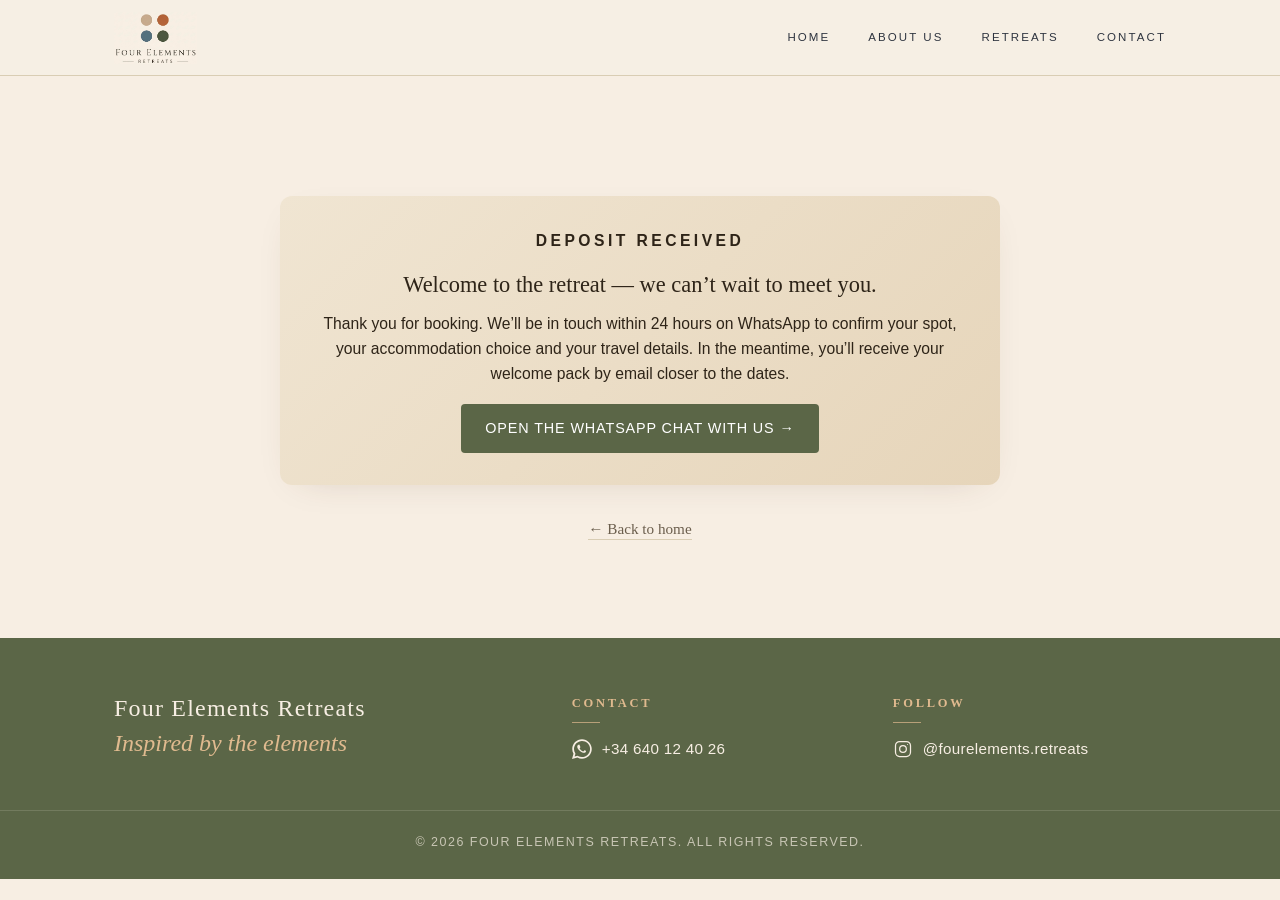
<file: thank-you.html>
<!DOCTYPE html>
<html lang="en">
<head>
<meta charset="UTF-8">
<meta name="viewport" content="width=device-width, initial-scale=1.0">
<meta name="robots" content="noindex,nofollow">
<title>Thank you &mdash; Four Elements Retreats</title>
<meta name="description" content="Your deposit is received. We&rsquo;ll be in touch within 24 hours on WhatsApp to confirm your spot.">
<link rel="canonical" href="https://fourelements-retreats.com/thank-you.html">
<link rel="icon" type="image/svg+xml" href="favicon.svg?v=1">
<link rel="alternate icon" type="image/png" href="apple-touch-icon.png?v=1">
<link rel="apple-touch-icon" href="apple-touch-icon.png?v=1">
<meta name="theme-color" content="#F7EEE3">
<link rel="stylesheet" href="style.css?v=207">
</head>
<body>
<header class="site-header">
  <div class="container nav">
    <a href="index.html" class="logo"><img src="logo.jpg?v=3" alt="Four Elements Retreats"></a>
    <nav>
      <a href="index.html">Home</a>
      <a href="about.html">About us</a>
      <a href="retreats.html">Retreats</a>
      <a href="contact.html">Contact</a>
    </nav>
  </div>
</header>

<main>
  <section class="thank-you-section">
    <div class="container narrow">
      <div class="booking-after-pay">
        <div class="booking-after-pay-inner">
          <p class="booking-after-pay-eyebrow">Deposit received</p>
          <h3>Welcome to the retreat &mdash; we can&rsquo;t wait to meet you.</h3>
          <p>Thank you for booking. We&rsquo;ll be in touch within 24 hours on WhatsApp to confirm your spot, your accommodation choice and your travel details. In the meantime, you&rsquo;ll receive your welcome pack by email closer to the dates.</p>
          <a href="https://wa.me/34640124026" target="_blank" rel="noopener noreferrer" class="btn booking-after-pay-cta">Open the WhatsApp chat with us &rarr;</a>
          <p class="thank-you-order" id="thankYouOrder" hidden>PayPal order &middot; <span data-order></span></p>
        </div>
      </div>

      <p class="thank-you-back">
        <a href="index.html">&larr; Back to home</a>
      </p>
    </div>
  </section>
</main>

<footer class="site-footer">
  <div class="container footer-inner">
    <div class="footer-col footer-brand">
      <p class="footer-brand-name">Four Elements Retreats</p>
      <p class="footer-tagline">Inspired by the elements</p>
    </div>

    <div class="footer-col">
      <h4 class="footer-heading">Contact</h4>
      <a class="footer-link footer-social-link" href="https://wa.me/34640124026" target="_blank" rel="noopener noreferrer" aria-label="Chat with us on WhatsApp">
        <svg class="footer-icon" viewBox="0 0 32 32" aria-hidden="true" fill="currentColor">
          <path d="M16 .4C7.4.4.4 7.4.4 16c0 2.7.7 5.3 2 7.6L0 32l8.7-2.3c2.2 1.2 4.7 1.9 7.3 1.9 8.6 0 15.6-7 15.6-15.6 0-4.2-1.6-8.1-4.6-11C24.1 2 20.2.4 16 .4zm0 28.5c-2.3 0-4.6-.6-6.5-1.8l-.5-.3-4.8 1.3 1.3-4.7-.3-.5c-1.3-2-2-4.4-2-6.9C3.2 8.9 9 3.1 16 3.1c3.4 0 6.6 1.3 9.1 3.8 2.4 2.4 3.8 5.6 3.8 9.1 0 7.1-5.8 12.9-12.9 12.9zm7.1-9.6c-.4-.2-2.3-1.1-2.6-1.3-.4-.1-.6-.2-.9.2-.3.4-1 1.3-1.2 1.5-.2.2-.4.3-.8.1-.4-.2-1.6-.6-3.1-1.9-1.1-1-1.9-2.3-2.2-2.7-.2-.4 0-.6.2-.8.2-.2.4-.4.5-.6.2-.2.2-.4.3-.6.1-.2 0-.4 0-.6-.1-.2-.9-2.1-1.2-2.9-.3-.8-.6-.7-.9-.7h-.7c-.3 0-.6.1-.9.4-.3.4-1.2 1.2-1.2 2.9 0 1.7 1.2 3.4 1.4 3.6.2.2 2.4 3.7 5.8 5.2.8.3 1.5.5 2 .7.8.3 1.6.2 2.2.1.7-.1 2.1-.8 2.4-1.7.3-.8.3-1.5.2-1.7-.1-.1-.4-.2-.7-.3z"/>
        </svg>
        <span>+34 640 12 40 26</span>
      </a>
    </div>

    <div class="footer-col">
      <h4 class="footer-heading">Follow</h4>
      <a class="footer-link footer-social-link" href="https://www.instagram.com/fourelements.retreats/" target="_blank" rel="noopener noreferrer" aria-label="Four Elements Retreats on Instagram">
        <svg class="footer-icon" viewBox="0 0 24 24" aria-hidden="true" fill="none" stroke="currentColor" stroke-width="1.5" stroke-linecap="round" stroke-linejoin="round">
          <rect x="3" y="3" width="18" height="18" rx="5"/>
          <circle cx="12" cy="12" r="4"/>
          <circle cx="17.5" cy="6.5" r="0.6" fill="currentColor" stroke="none"/>
        </svg>
        <span>@fourelements.retreats</span>
      </a>
    </div>
  </div>

  <div class="footer-bottom">
    <p>&copy; 2026 Four Elements Retreats. All rights reserved.</p>
  </div>
</footer>

<script>
// Display the PayPal order ID if it was passed as ?order=... — this also
// gives Google Ads / GA4 / Meta Pixel a clean URL to fire the conversion on.
(function () {
  var params = new URLSearchParams(window.location.search);
  var order = params.get('order');
  if (order) {
    var el = document.getElementById('thankYouOrder');
    var slot = el && el.querySelector('[data-order]');
    if (slot) slot.textContent = order;
    if (el) el.hidden = false;
  }

  // Push a custom dataLayer event for any GTM / GA4 / Meta Pixel listener
  // that's been added later. Doesn't fire if no tag manager is on the page.
  try {
    window.dataLayer = window.dataLayer || [];
    window.dataLayer.push({
      event: 'retreat_booking_complete',
      order_id: order || null,
      currency: 'EUR',
      value: 240.00,
      content_name: 'Four Elements Retreat — 4-7 Sept 2026',
      content_type: 'retreat_deposit'
    });
  } catch (e) { /* no-op */ }
})();
</script>
</body>
</html>
</file>
<file: style.css>
:root {
  --cream: #F7EEE3;
  --cream-2: #EFE4D2;
  --terracotta: #B85A30;
  --terracotta-hover: #9F4824;
  --teal: #3D6B7C;
  --green-dark: #5B6647;
  --tan: #B89F76;
  --text: #2E2418;
  --text-muted: #6B5E4D;
  --divider: #D9CDB4;
}

* {
  box-sizing: border-box;
  margin: 0;
  padding: 0;
}

html {
  scroll-behavior: smooth;
}

body {
  font-family: -apple-system, BlinkMacSystemFont, "Segoe UI", Helvetica, Arial, sans-serif;
  color: var(--text);
  background: var(--cream);
  line-height: 1.6;
  -webkit-font-smoothing: antialiased;
}

.container {
  max-width: 1100px;
  margin: 0 auto;
  padding: 0 24px;
}

.container.narrow {
  max-width: 720px;
}

/* Header — refined gallery-label style above the cinematic hero */
.site-header {
  background: #F6EFE4;
  border-bottom: 1px solid var(--divider);
  height: 76px;
  padding: 0;
  position: sticky;
  top: 0;
  z-index: 10;
}

.nav {
  display: flex;
  justify-content: space-between;
  align-items: center;
  height: 100%;
  gap: 32px;
}

.logo {
  display: inline-flex;
  align-items: center;
  text-decoration: none;
  line-height: 0;
  color: #111111;
}

.logo img {
  height: 52px;
  width: auto;
  display: block;
}

.site-header nav {
  display: flex;
  align-items: center;
  gap: 38px;
}

.site-header nav a {
  text-decoration: none;
  color: #2f3540;
  font-family: -apple-system, BlinkMacSystemFont, "Segoe UI", "Helvetica Neue", Arial, sans-serif;
  font-size: 0.72rem;
  font-weight: 500;
  letter-spacing: 0.18em;
  text-transform: uppercase;
  transition: color 0.25s ease;
}

.site-header nav a:hover {
  color: #8b8b8b;
}

.site-header nav a.active {
  color: #111111;
}

/* Banner — full-bleed hero photo with overlay title (top) + CTA (bottom) */
.banner {
  position: relative;
  width: 100%;
  height: clamp(560px, 88vh, 940px);
  overflow: hidden;
  line-height: 0;
}

.banner img {
  width: 100%;
  height: 100%;
  object-fit: cover;
  object-position: center 80%;
  display: block;
}

/* Top + bottom soft dark gradient for text legibility. Strengthened
   at the top so the terracotta date eyebrow stays readable against
   warm/orange backgrounds (e.g. the autumn-foliage hero photo). */
.banner::before {
  content: "";
  position: absolute;
  inset: 0;
  background:
    linear-gradient(to bottom,
      rgba(20, 12, 6, 0.72) 0%,
      rgba(20, 12, 6, 0.45) 18%,
      rgba(20, 12, 6, 0.18) 36%,
      rgba(20, 12, 6, 0) 55%,
      rgba(20, 12, 6, 0) 70%,
      rgba(20, 12, 6, 0.22) 85%,
      rgba(20, 12, 6, 0.55) 100%);
  z-index: 1;
  pointer-events: none;
}

.banner-overlay {
  position: absolute;
  inset: 0;
  z-index: 2;
  display: flex;
  flex-direction: column;
  justify-content: space-between;
  align-items: center;
  text-align: center;
  padding: clamp(40px, 7vh, 88px) 24px clamp(40px, 7vh, 88px);
  color: #fff;
  text-shadow: 0 2px 22px rgba(0, 0, 0, 0.55), 0 1px 3px rgba(0, 0, 0, 0.35);
}

.banner-top {
  max-width: 920px;
  width: 100%;
}

.banner-bottom {
  display: flex;
}

.banner-title {
  font-family: Georgia, "Times New Roman", serif;
  font-weight: 400;
  font-size: clamp(30px, 5vw, 76px);
  letter-spacing: -0.01em;
  line-height: 1.15;
  margin: 0 0 clamp(12px, 1.4vw, 22px);
}

.banner-subtitle {
  font-family: Georgia, "Times New Roman", serif;
  font-style: italic;
  font-size: clamp(15px, 1.5vw, 22px);
  line-height: 1.55;
  margin: 0 auto;
  max-width: 62ch;
  opacity: 0.95;
}

.banner-cta {
  line-height: 1;
}

/* Elements section — compact full-width 4-column bar with the
   element icons + names + body copy. Painted cream backdrop
   sits behind the bar (leaves top-left, sun top-right, mountains
   bottom-left, leaves bottom-right). Image is anchored to the
   top of the section and only as much of it shows as the bar
   content needs — bottom of the image crops naturally. */
.elements {
  width: 100%;
  background-color: #F5EBD9;
  background-image: url("elements-bg.jpg?v=3");
  background-size: 100% auto;
  background-position: top center;
  background-repeat: no-repeat;
  padding: 56px 0 60px;
  overflow: hidden;
}

.elements-bar {
  display: grid;
  grid-template-columns: repeat(4, 1fr);
  max-width: 1280px;
  margin: 0 auto;
  padding: 0 32px;
  align-items: start;
}

.elem-col {
  text-align: center;
  padding: 6px 22px;
  border-left: 1px solid rgba(170, 130, 90, 0.22);
  display: flex;
  flex-direction: column;
  align-items: center;
}

.elem-col:first-child {
  border-left: none;
}

.elem-icon-wrap {
  display: inline-flex;
  align-items: center;
  justify-content: center;
  width: 72px;
  height: 72px;
  margin: 0 0 14px;
}

.elem-icon-svg {
  width: 100%;
  height: 100%;
}

.elem-ring {
  opacity: 0.55;
}

.elem-earth  .elem-icon-svg { color: #8C5A32; }
.elem-water  .elem-icon-svg { color: #2F538E; }
.elem-air    .elem-icon-svg { color: #6F775D; }
.elem-fire   .elem-icon-svg { color: #B36238; }

.elem-name {
  font-family: Georgia, "Times New Roman", serif;
  font-size: clamp(1.5rem, 2.2vw, 1.9rem);
  font-weight: 400;
  line-height: 1;
  letter-spacing: 0.01em;
  margin: 0 0 10px;
}

.elem-earth .elem-name { color: #8C5A32; }
.elem-water .elem-name { color: #2F538E; }
.elem-air   .elem-name { color: #6F775D; }
.elem-fire  .elem-name { color: #B36238; }

.elem-rule {
  position: relative;
  width: 26px;
  height: 1px;
  background: rgba(170, 130, 90, 0.45);
  margin: 0 auto 12px;
}

.elem-rule::after {
  content: "";
  position: absolute;
  top: 50%;
  left: 50%;
  width: 4px;
  height: 4px;
  background: currentColor;
  border-radius: 50%;
  transform: translate(-50%, -50%);
  opacity: 0.55;
}

.elem-earth .elem-rule { color: #8C5A32; }
.elem-water .elem-rule { color: #2F538E; }
.elem-air   .elem-rule { color: #6F775D; }
.elem-fire  .elem-rule { color: #B36238; }

.elem-body {
  font-family: Georgia, "Times New Roman", serif;
  font-size: 0.92rem;
  line-height: 1.55;
  color: #5A4A40;
  margin: 0;
  max-width: 26ch;
}

@media (max-width: 800px) {
  .elements {
    padding: 36px 0 40px;
    background-image: url("elements-bg-mobile.png?v=1");
    background-size: cover;
    background-position: center;
  }
  .elements-bar {
    grid-template-columns: 1fr 1fr;
    gap: 32px 0;
    padding: 0 22px;
  }
  .elem-col {
    padding: 6px 18px;
    border-left: none;
  }
  .elem-col:nth-child(odd) {
    border-right: 1px solid rgba(170, 130, 90, 0.22);
  }
  .elem-icon-wrap { width: 64px; height: 64px; margin-bottom: 12px; }
}

@media (max-width: 480px) {
  .elements-bar {
    grid-template-columns: 1fr;
    gap: 30px;
  }
  .elem-col,
  .elem-col:nth-child(odd) {
    border: none;
    padding: 0;
  }
  .elem-body { max-width: 36ch; }
}

@media (max-width: 700px) {
  /* Mobile: full-width shorter banner with text overlaid on image */
  .banner {
    height: clamp(360px, 55vh, 520px);
  }

  .banner img {
    object-position: center bottom;
    transform: scale(1.18);
    transform-origin: center bottom;
  }

  .banner-overlay {
    padding: 28px 20px 32px;
  }

  .banner-title {
    font-size: clamp(26px, 7.5vw, 36px);
  }

  .banner-subtitle {
    font-size: clamp(15px, 4.4vw, 19px);
    max-width: 32ch;
  }

  .banner-cta {
    padding: 12px 26px;
    font-size: 0.78rem;
  }
}

/* Retreat feature (full-bleed image + text panel) */
.retreat-feature {
  background: var(--cream);
}

.retreat-feature-grid {
  display: grid;
  grid-template-columns: minmax(380px, 500px) 1fr;
  align-items: stretch;
}

.retreat-feature-image {
  position: relative;
  overflow: hidden;
  line-height: 0;
}

.retreat-feature-image img {
  position: absolute;
  inset: 0;
  width: 100%;
  height: 100%;
  object-fit: cover;
  display: block;
}

.retreat-feature-text {
  display: flex;
  align-items: center;
  background: var(--cream);
  padding: 72px 56px 72px 80px;
}

.retreat-feature-inner {
  width: 100%;
}

.eyebrow {
  font-size: 0.78rem;
  font-weight: 600;
  letter-spacing: 0.18em;
  text-transform: uppercase;
  color: var(--terracotta);
  margin-bottom: 6px;
}

.eyebrow::after {
  content: "";
  display: block;
  width: 36px;
  height: 1px;
  background: var(--terracotta);
  margin-top: 10px;
}

.retreat-feature-text h2 {
  font-family: Georgia, "Times New Roman", serif;
  font-size: 2.1rem;
  font-weight: 500;
  line-height: 1.15;
  letter-spacing: -0.01em;
  color: var(--text);
  margin: 28px 0 22px;
}

.retreat-lead {
  color: var(--text-muted);
  font-size: 1rem;
  line-height: 1.65;
  margin-bottom: 28px;
}

.retreat-list {
  list-style: none;
  padding: 0;
  margin: 0 0 36px;
}

.retreat-list li {
  display: flex;
  align-items: center;
  gap: 14px;
  padding: 7px 0;
  color: var(--text);
  font-size: 0.95rem;
}

.retreat-icon {
  width: 36px;
  height: 36px;
  background-image: url("retreat-icons.jpg?v=5");
  background-size: 251px 251px;
  background-repeat: no-repeat;
  flex-shrink: 0;
}

.retreat-icon-1 { background-position: -107px -31px; }
.retreat-icon-2 { background-position: -107px -69px; }
.retreat-icon-3 { background-position: -107px -110px; }
.retreat-icon-4 { background-position: -107px -147px; }
.retreat-icon-5 { background-position: -107px -184px; }

.retreat-cta {
  display: inline-flex;
  align-items: center;
  gap: 14px;
  color: var(--terracotta);
  text-decoration: none;
  font-size: 0.82rem;
  font-weight: 600;
  letter-spacing: 0.18em;
  text-transform: uppercase;
  transition: color 0.15s, gap 0.15s;
}

.retreat-cta span {
  font-size: 1rem;
  letter-spacing: 0;
  transition: transform 0.2s;
}

.retreat-cta:hover {
  color: var(--terracotta-hover);
}

.retreat-cta:hover span {
  transform: translateX(4px);
}

/* Consistent gap between every adjacent main section */
main > section + section {
  margin-top: 4px;
}


@media (max-width: 800px) {
  main > section + section {
    margin-top: 0;
  }
}

/* Location banner (full-width image with clickable hotspot) */
.location-banner {
  position: relative;
  width: 100%;
  line-height: 0;
}

.location-banner img {
  width: 100%;
  height: auto;
  display: block;
}

.location-banner-cta {
  position: absolute;
  left: 5.5%;
  top: 68%;
  z-index: 2;
  display: inline-flex;
  align-items: center;
  gap: 28px;
  color: #fff;
  font-size: 1rem;
  font-weight: 600;
  letter-spacing: 0.2em;
  text-transform: uppercase;
  text-decoration: none;
  transition: opacity 0.2s, gap 0.2s;
  line-height: 1;
}

.location-banner-cta .cta-arrow {
  width: 64px;
  height: 14px;
  display: block;
  transition: transform 0.2s;
}

.location-banner-cta:hover {
  opacity: 0.85;
}

.location-banner-cta:hover .cta-arrow {
  transform: translateX(6px);
}

/* Mobile-only strip showing the 3 right-side photos from location-banner.png */
.location-extras {
  display: none;
}

@media (max-width: 700px) {
  .location-extras {
    display: block;
    width: 100%;
    overflow: hidden;
    margin-top: 16px;
    line-height: 0;
  }

  .location-extras img {
    width: 290%;
    margin-left: -190%;
    height: auto;
    display: block;
  }
}

@media (max-width: 700px) {
  /* Show only the left part of the banner (crops out the 3 right-side photos) */
  .location-banner {
    overflow: hidden;
    margin-top: 12px;
  }

  .location-banner img {
    width: 161%;
    max-width: none;
  }

  /* Re-anchor the CTA to where the baked "EXPLORE THE LOCATION" text
     now appears after the crop */
  .location-banner-cta {
    left: 7%;
    top: 64%;
    width: 38%;
    height: 14%;
    font-size: 0.72rem;
    gap: 12px;
  }

  .location-banner-cta .cta-arrow {
    width: 30px;
    height: 10px;
  }
}

/* Heart quote — photo pillars | text+body+CTA | photo pillars */
.heart-quote {
  background: var(--cream);
  padding: 80px 0;
}

/* Heart-quote video clip: mobile-only, full-width, play-on-scroll-into-view */
.heart-clip-wrap {
  display: none;
}

.heart-clip {
  width: 100%;
  height: auto;
  display: block;
}

@media (max-width: 900px) {
  .heart-clip-wrap {
    display: block;
    margin: 0;
    line-height: 0;
  }
}

.heart-quote-grid {
  display: grid;
  grid-template-columns: minmax(240px, 1.2fr) minmax(0, 4.6fr) minmax(240px, 1.2fr);
  align-items: stretch;
  gap: 40px;
  max-width: 1400px;
  margin: 0 auto;
  padding: 0 32px;
}

.heart-photo {
  position: relative;
  overflow: hidden;
  line-height: 0;
}

.heart-photo img {
  position: absolute;
  inset: 0;
  width: 100%;
  height: 100%;
  object-fit: cover;
  display: block;
}

.heart-quote-text {
  display: flex;
  flex-direction: column;
  align-items: center;
  text-align: center;
  padding: 16px 24px;
  container-type: inline-size;
}

.heart-quote-text h2 {
  font-family: Georgia, "Times New Roman", serif;
  font-weight: 400;
  font-size: clamp(24px, 4.1cqw, 56px);
  line-height: 1.2;
  letter-spacing: -0.01em;
  color: var(--text);
  margin: 0 0 14px;
  white-space: nowrap;
}

.heart-quote-text .script {
  font-family: "Snell Roundhand", "Brush Script MT", "Apple Chancery", "Lucida Handwriting", cursive;
  font-size: clamp(28px, 4.2cqw, 56px);
  font-weight: 400;
  font-style: italic;
  color: var(--terracotta);
  line-height: 1;
  margin: 0 0 40px;
}

.heart-quote-body {
  max-width: 68ch;
  margin: 0 0 40px;
}

.heart-quote-body p {
  font-size: clamp(16px, 1.25cqw, 19px);
  line-height: 1.75;
  color: var(--text);
  margin: 0 0 22px;
}

.heart-quote-body p:last-child {
  margin-bottom: 0;
}

@media (max-width: 900px) {
  .heart-quote-grid {
    grid-template-columns: 1fr;
    min-height: 0;
  }

  .heart-photo {
    position: static;
    height: 320px;
  }

  .heart-photo img {
    position: static;
    height: 100%;
  }

  .heart-quote {
    padding: 0 0 32px;
  }

  .heart-quote-grid {
    grid-template-columns: 1fr;
    padding: 0 16px;
    gap: 24px;
    margin-top: 24px;
  }

  .heart-photo {
    position: static;
    height: 280px;
    max-width: 100%;
  }

  .heart-photo img {
    position: static;
    height: 100%;
    object-fit: cover;
  }

  .heart-quote-text {
    padding: 24px 8px;
  }

  .heart-quote-text h2 {
    white-space: normal;
    font-size: 1.7rem;
  }

  .heart-quote-text .script {
    font-size: 2rem;
  }

  .heart-quote-body p {
    font-size: 1.05rem;
  }
}

/* Four days — Earth / Water / Fire / Spirit */
.four-days {
  position: relative;
  background: #F5F0E8;
  padding: clamp(56px, 7vw, 92px) clamp(20px, 4vw, 56px);
  color: var(--text);
}

.fd-inner {
  max-width: 1280px;
  margin: 0 auto;
  text-align: center;
}

.fd-eyebrow {
  display: inline-block;
  font-family: Georgia, "Times New Roman", serif;
  text-transform: uppercase;
  letter-spacing: 0.42em;
  font-size: clamp(11px, 0.78vw, 13px);
  color: var(--terracotta);
  margin-bottom: 14px;
}

.fd-section-title {
  margin: 0;
  font-family: Georgia, "Times New Roman", serif;
  font-weight: 400;
  font-size: clamp(28px, 3.2vw, 46px);
  letter-spacing: 0.04em;
  color: var(--text);
  line-height: 1.1;
}

.fd-ornament {
  display: flex;
  align-items: center;
  justify-content: center;
  gap: 12px;
  margin: 22px auto clamp(36px, 4.5vw, 56px);
}

.fd-ornament .fd-line {
  width: 56px;
  height: 1px;
  background: var(--terracotta);
  opacity: 0.55;
}

.fd-ornament .fd-dot {
  width: 6px;
  height: 6px;
  border-radius: 50%;
  background: var(--terracotta);
}

.fd-grid {
  display: grid;
  grid-template-columns: repeat(4, 1fr);
  gap: clamp(20px, 2.4vw, 32px);
  text-align: left;
}

.fd-card {
  --elem: #B36238;
  background: var(--cream);
  border-radius: 4px;
  overflow: hidden;
  display: flex;
  flex-direction: column;
  box-shadow: 0 14px 32px -22px rgba(46, 36, 24, 0.45);
  transition: transform 0.35s ease, box-shadow 0.35s ease;
}

.fd-card:hover {
  transform: translateY(-3px);
  box-shadow: 0 22px 44px -22px rgba(46, 36, 24, 0.5);
}

.fd-card.fd-earth  { --elem: #8C5A32; }
.fd-card.fd-water  { --elem: #6B7B5D; }
.fd-card.fd-fire   { --elem: #B36238; }
.fd-card.fd-spirit { --elem: #8A6A38; }

.fd-photo {
  position: relative;
  width: 100%;
  aspect-ratio: 4 / 3;
  overflow: hidden;
  margin: 0;
  border-radius: 0;
  background: #F0E6D8;
}

.fd-photo img {
  width: 100%;
  height: 100%;
  object-fit: cover;
  object-position: center;
  display: block;
  transition: transform 0.6s ease;
}

.fd-photo img.fd-img-waterfall {
  object-position: center 42%;
}

.fd-card:hover .fd-photo img {
  transform: scale(1.04);
}

.fd-card-body {
  position: relative;
  padding: 22px 22px 24px;
  border-top: 3px solid var(--elem);
}

.fd-day-label {
  display: block;
  font-family: Georgia, "Times New Roman", serif;
  text-transform: uppercase;
  letter-spacing: 0.32em;
  font-size: 11px;
  color: var(--elem);
  margin-bottom: 8px;
}

.fd-title {
  margin: 0 0 10px;
  font-family: Georgia, "Times New Roman", serif;
  font-weight: 400;
  font-size: clamp(20px, 1.7vw, 26px);
  letter-spacing: 0.02em;
  line-height: 1.2;
  color: var(--text);
  text-transform: none;
  white-space: normal;
}

.fd-body {
  margin: 0;
  font-family: Georgia, "Times New Roman", serif;
  font-size: clamp(13px, 0.95vw, 15px);
  line-height: 1.6;
  color: var(--text-muted);
  min-height: 0;
  text-wrap: pretty;
}

@media (max-width: 1000px) {
  .fd-grid {
    grid-template-columns: repeat(2, 1fr);
    gap: 24px;
  }
}

@media (max-width: 720px) {
  .four-days {
    padding: 48px 22px 56px;
  }
  .fd-card-body {
    padding: 20px 20px 22px;
  }
}

@media (max-width: 520px) {
  .fd-grid {
    grid-template-columns: 1fr;
    gap: 24px;
  }
  .fd-photo {
    aspect-ratio: 16 / 10;
  }
}

/* Special guest — Sebastián Serpell sound journey */
.special-guest {
  position: relative;
  background: var(--cream);
  padding: clamp(36px, 4.5vw, 60px) clamp(20px, 4vw, 56px);
  color: var(--text);
  overflow: hidden;
}

/* Sound-wave concentric rings — purely decorative */
.sg-rings,
.sg-rings-2 {
  position: absolute;
  border-radius: 50%;
  background:
    radial-gradient(circle, transparent 30%, rgba(184, 90, 48, 0.10) 30.4%, transparent 31.2%),
    radial-gradient(circle, transparent 42%, rgba(184, 90, 48, 0.075) 42.4%, transparent 43.2%),
    radial-gradient(circle, transparent 54%, rgba(184, 90, 48, 0.055) 54.4%, transparent 55.2%),
    radial-gradient(circle, transparent 66%, rgba(184, 90, 48, 0.04) 66.4%, transparent 67.2%),
    radial-gradient(circle, transparent 78%, rgba(184, 90, 48, 0.03) 78.4%, transparent 79.2%);
  pointer-events: none;
}

.sg-rings {
  width: 620px;
  height: 620px;
  left: -240px;
  top: 38%;
  transform: translateY(-50%);
}

.sg-rings-2 {
  width: 460px;
  height: 460px;
  right: -180px;
  bottom: -180px;
  opacity: 0.85;
}

.sg-inner {
  position: relative;
  z-index: 1;
  max-width: 1100px;
  margin: 0 auto;
}

.sg-grid {
  display: grid;
  grid-template-columns: minmax(0, 0.78fr) minmax(0, 1.22fr);
  column-gap: clamp(28px, 4vw, 56px);
  align-items: center;
  text-align: left;
}

.sg-eyebrow {
  display: inline-block;
  font-family: Georgia, "Times New Roman", serif;
  text-transform: uppercase;
  letter-spacing: 0.42em;
  font-size: clamp(10px, 0.72vw, 12px);
  color: var(--terracotta);
  margin-bottom: 8px;
}

.sg-section-title {
  margin: 0;
  font-family: Georgia, "Times New Roman", serif;
  font-weight: 400;
  font-size: clamp(22px, 2.4vw, 34px);
  letter-spacing: 0.04em;
  color: var(--text);
  line-height: 1.15;
}

.sg-ornament {
  display: flex;
  align-items: center;
  gap: 10px;
  margin: 12px 0 18px;
}

.sg-ornament .sg-line {
  width: 40px;
  height: 1px;
  background: var(--terracotta);
  opacity: 0.55;
}

.sg-wave-icon {
  width: 48px;
  height: 12px;
  color: var(--terracotta);
}

.sg-photo {
  position: relative;
  aspect-ratio: 4 / 5;
  max-width: 340px;
  margin: 0;
}

.sg-photo img {
  position: relative;
  z-index: 2;
  width: 100%;
  height: 100%;
  object-fit: cover;
  display: block;
  border-radius: 2px;
  box-shadow: 0 20px 44px -22px rgba(46, 36, 24, 0.5);
}

/* offset terracotta hairline frame behind the photo */
.sg-photo::before {
  content: "";
  position: absolute;
  z-index: 1;
  inset: 14px -14px -14px 14px;
  border: 1px solid var(--terracotta);
  opacity: 0.55;
  pointer-events: none;
}

.sg-content {
  position: relative;
}

.sg-signature {
  font-family: "Snell Roundhand", "Brush Script MT", "Apple Chancery", "Lucida Handwriting", cursive;
  font-style: italic;
  font-weight: 400;
  font-size: clamp(28px, 2.8vw, 42px);
  color: var(--terracotta);
  line-height: 1;
  margin: 0 0 6px;
}

.sg-role {
  font-family: Georgia, "Times New Roman", serif;
  text-transform: uppercase;
  letter-spacing: 0.32em;
  font-size: 10px;
  color: var(--text-muted);
  margin: 0 0 16px;
}

.sg-quote {
  position: relative;
  margin: 0 0 14px;
  padding: 2px 0 2px 22px;
  border-left: 2px solid var(--terracotta);
}

.sg-quote::before {
  content: "\201C";
  position: absolute;
  left: 2px;
  top: -22px;
  font-family: Georgia, "Times New Roman", serif;
  font-style: italic;
  font-size: 64px;
  color: var(--terracotta);
  opacity: 0.18;
  line-height: 1;
  pointer-events: none;
}

.sg-quote p {
  font-family: Georgia, "Times New Roman", serif;
  font-style: italic;
  font-size: clamp(14px, 1vw, 17px);
  line-height: 1.55;
  color: var(--text);
  margin: 0;
}

.sg-body {
  font-family: Georgia, "Times New Roman", serif;
  font-size: clamp(13px, 0.9vw, 14px);
  line-height: 1.6;
  color: var(--text-muted);
  margin: 0;
}

@media (max-width: 760px) {
  .special-guest {
    padding: 36px 22px 40px;
  }

  .sg-rings { width: 320px; height: 320px; left: -150px; top: 30%; }
  .sg-rings-2 { width: 240px; height: 240px; right: -100px; bottom: -100px; }

  .sg-grid {
    grid-template-columns: 1fr;
    row-gap: 24px;
  }

  .sg-photo {
    max-width: 280px;
  }

  .sg-section-title { font-size: 1.6rem; }
  .sg-signature { font-size: 2rem; }
}

/* Meet the team */
.meet-the-team {
  background: var(--cream);
  padding: clamp(40px, 5vw, 64px) 0 clamp(48px, 6vw, 80px);
}

.team-container {
  max-width: 1300px;
  margin: 0 auto;
  padding: 0 clamp(20px, 4vw, 56px);
}

.team-header {
  text-align: center;
  margin-bottom: clamp(28px, 3.5vw, 48px);
}

.team-eyebrow {
  display: inline-block;
  font-family: Georgia, "Times New Roman", serif;
  text-transform: uppercase;
  letter-spacing: 0.42em;
  font-size: clamp(11px, 0.78vw, 13px);
  color: var(--terracotta);
  margin-bottom: 12px;
}

.team-title {
  margin: 0;
  font-family: Georgia, "Times New Roman", serif;
  font-weight: 400;
  font-size: clamp(28px, 3.2vw, 46px);
  letter-spacing: 0.04em;
  text-transform: none;
  color: var(--text);
  line-height: 1.1;
}

.team-ornament {
  display: flex;
  align-items: center;
  justify-content: center;
  gap: 12px;
  margin: 18px auto 20px;
}

.team-ornament .team-line {
  width: 56px;
  height: 1px;
  background: var(--terracotta);
  opacity: 0.55;
}

.team-ornament .team-dot {
  width: 6px;
  height: 6px;
  border-radius: 50%;
  background: var(--terracotta);
}

.team-subtitle {
  color: var(--text-muted);
  font-size: clamp(14px, 1vw, 16px);
  line-height: 1.6;
  max-width: 720px;
  margin: 0 auto;
}

.team-grid {
  display: grid;
  grid-template-columns: repeat(4, 1fr);
  gap: clamp(20px, 2.5vw, 32px);
}

.team-card {
  display: flex;
  flex-direction: column;
  transition: transform 0.35s ease;
}

.team-card:hover {
  transform: translateY(-3px);
}

.team-photo {
  position: relative;
  width: 100%;
  aspect-ratio: 3 / 4;
  overflow: hidden;
  margin: 0 0 16px;
  background: var(--cream-2);
  border-radius: 2px;
  box-shadow: 0 12px 28px -22px rgba(46, 36, 24, 0.45);
}

.team-photo::after {
  content: "";
  position: absolute;
  inset: 8px;
  border: 1px solid rgba(247, 238, 227, 0.45);
  pointer-events: none;
  z-index: 2;
}

.team-photo img {
  width: 100%;
  height: 100%;
  object-fit: cover;
  display: block;
  transition: transform 0.6s ease;
}

.team-card:hover .team-photo img {
  transform: scale(1.04);
}

.team-role {
  display: block;
  font-family: Georgia, "Times New Roman", serif;
  text-transform: uppercase;
  letter-spacing: 0.32em;
  font-size: 10px;
  color: var(--terracotta);
  margin: 0 0 6px;
}

.team-name {
  position: relative;
  font-family: Georgia, "Times New Roman", serif;
  font-size: clamp(18px, 1.5vw, 22px);
  font-weight: 400;
  letter-spacing: 0.02em;
  text-transform: none;
  color: var(--text);
  text-align: left;
  margin: 0 0 14px;
  padding: 0 0 12px;
  border-bottom: none;
}

.team-name::after {
  content: "";
  position: absolute;
  left: 0;
  bottom: 0;
  width: 28px;
  height: 1px;
  background: var(--terracotta);
}

.team-bio p {
  font-family: Georgia, "Times New Roman", serif;
  font-size: 0.88rem;
  line-height: 1.6;
  color: var(--text-muted);
  margin: 0 0 10px;
}

.team-bio p:last-child {
  margin-bottom: 0;
}

@media (max-width: 900px) {
  .team-grid {
    grid-template-columns: repeat(2, 1fr);
    gap: 32px 24px;
  }
}

@media (max-width: 520px) {
  .team-grid {
    grid-template-columns: 1fr;
    gap: 32px;
  }

  .team-header {
    margin-bottom: 24px;
  }

  .team-title { font-size: 1.85rem; }
}

/* What to expect — clean editorial layout on cream-2 */
.what-to-expect-section {
  position: relative;
  background: var(--cream-2);
  padding: clamp(56px, 7vw, 92px) clamp(20px, 4vw, 56px);
  color: var(--text);
}

.wte-inner {
  max-width: 1120px;
  margin: 0 auto;
  text-align: center;
}

.wte-eyebrow {
  display: inline-block;
  font-family: Georgia, "Times New Roman", serif;
  text-transform: uppercase;
  letter-spacing: 0.42em;
  font-size: clamp(11px, 0.78vw, 13px);
  color: var(--terracotta);
  margin-bottom: 14px;
}

.wte-title {
  margin: 0;
  font-family: Georgia, "Times New Roman", serif;
  font-weight: 400;
  font-size: clamp(28px, 3.2vw, 46px);
  letter-spacing: 0.04em;
  color: var(--text);
  line-height: 1.1;
}

.wte-ornament {
  display: flex;
  align-items: center;
  justify-content: center;
  gap: 12px;
  margin: 22px auto clamp(36px, 4.5vw, 56px);
}

.wte-ornament .wte-line {
  width: 56px;
  height: 1px;
  background: var(--terracotta);
  opacity: 0.55;
}

.wte-ornament .wte-dot {
  width: 6px;
  height: 6px;
  border-radius: 50%;
  background: var(--terracotta);
}

.wte-row {
  display: grid;
  grid-template-columns: minmax(0, 1fr) minmax(0, 1.05fr);
  column-gap: clamp(32px, 5vw, 72px);
  align-items: center;
  text-align: left;
}

.wte-row + .wte-row {
  margin-top: clamp(36px, 5vw, 64px);
}

.wte-row-image-left .wte-frame  { grid-column: 1; grid-row: 1; }
.wte-row-image-left .wte-block  { grid-column: 2; grid-row: 1; }
.wte-row-image-right .wte-block { grid-column: 1; grid-row: 1; }
.wte-row-image-right .wte-frame { grid-column: 2; grid-row: 1; }

.wte-frame {
  position: relative;
  aspect-ratio: 4 / 3;
  overflow: hidden;
  border-radius: 2px;
  box-shadow: 0 12px 30px -18px rgba(46, 36, 24, 0.45);
}

.wte-frame::after {
  content: "";
  position: absolute;
  inset: 8px;
  border: 1px solid rgba(247, 238, 227, 0.55);
  pointer-events: none;
}

.wte-frame img {
  width: 100%;
  height: 100%;
  object-fit: cover;
  object-position: center;
  display: block;
}

.wte-frame img.wte-img-portrait {
  object-position: center 38%;
}

.wte-block {
  position: relative;
}

.wte-num {
  display: block;
  font-family: Georgia, "Times New Roman", serif;
  font-style: italic;
  font-size: clamp(34px, 3.8vw, 54px);
  color: var(--terracotta);
  opacity: 0.32;
  line-height: 1;
  margin-bottom: 12px;
}

.wte-headline {
  font-family: Georgia, "Times New Roman", serif;
  font-weight: 400;
  font-size: clamp(18px, 1.7vw, 26px);
  line-height: 1.3;
  color: var(--text);
  margin: 0 0 14px 0;
}

.wte-headline em {
  font-style: italic;
  color: var(--terracotta);
}

.wte-text {
  font-family: Georgia, "Times New Roman", serif;
  font-size: clamp(14px, 1vw, 16px);
  line-height: 1.7;
  color: var(--text-muted);
  margin: 0;
}

/* Experience CTA — terracotta pill button */
.cta-row {
  text-align: center;
  margin-top: 36px;
}

.cta-experience {
  display: inline-flex;
  align-items: center;
  gap: 14px;
  background: var(--terracotta);
  color: #fff;
  padding: 16px 36px;
  border-radius: 8px;
  text-decoration: none;
  font-size: 0.95rem;
  font-weight: 700;
  letter-spacing: 0.08em;
  text-transform: uppercase;
  white-space: nowrap;
  box-shadow: 0 4px 14px rgba(0, 0, 0, 0.08);
  transition: background 0.2s, box-shadow 0.2s;
}

.cta-experience:hover {
  background: var(--terracotta-hover);
  box-shadow: 0 6px 18px rgba(0, 0, 0, 0.12);
}

.cta-experience-arrow {
  font-weight: 400;
  font-size: 1.15em;
  transition: transform 0.2s;
}

.cta-experience:hover .cta-experience-arrow {
  transform: translateX(4px);
}

@media (max-width: 720px) {
  .what-to-expect-section {
    padding: 44px 22px 52px;
  }

  .wte-row,
  .wte-row-image-left,
  .wte-row-image-right {
    grid-template-columns: 1fr;
    row-gap: 20px;
  }

  .wte-row + .wte-row {
    margin-top: 36px;
  }

  .wte-row-image-left .wte-frame,
  .wte-row-image-right .wte-frame {
    grid-column: 1;
    grid-row: 1;
  }
  .wte-row-image-left .wte-block,
  .wte-row-image-right .wte-block {
    grid-column: 1;
    grid-row: 2;
  }

  .wte-title {
    font-size: 1.75rem;
  }

  .wte-headline {
    font-size: 1.15rem;
  }

  .wte-text {
    font-size: 1rem;
  }
}

@media (max-width: 900px) {
  .retreat-feature-grid {
    grid-template-columns: 1fr;
  }

  .retreat-feature-image {
    position: static;
    height: auto;
  }

  .retreat-feature-image img {
    position: static;
    height: auto;
    max-height: 420px;
  }

  .retreat-feature-text {
    padding: 56px 28px;
  }

  .retreat-feature-text h2 {
    font-size: 1.8rem;
  }

  .retreat-feature-text h2 br {
    display: none;
  }
}

/* Hero */
.hero {
  padding: 60px 0 80px;
  text-align: center;
  background: var(--cream);
}

.hero h1 {
  font-family: Georgia, "Times New Roman", serif;
  font-size: 3rem;
  font-weight: 500;
  letter-spacing: -0.01em;
  margin-bottom: 24px;
  line-height: 1.15;
  color: var(--text);
}

.lead {
  font-size: 1.15rem;
  color: var(--text-muted);
  max-width: 640px;
  margin: 0 auto 40px;
}

.btn {
  display: inline-block;
  background: var(--terracotta);
  color: #fff;
  padding: 14px 36px;
  border-radius: 2px;
  text-decoration: none;
  font-size: 0.85rem;
  font-weight: 600;
  letter-spacing: 0.12em;
  text-transform: uppercase;
  transition: background 0.2s;
}

.btn:hover {
  background: var(--terracotta-hover);
}

/* Features grid */
.features {
  padding: 60px 0 120px;
  background: var(--cream-2);
}

.grid-3 {
  display: grid;
  grid-template-columns: repeat(3, 1fr);
  gap: 32px;
}

.card {
  padding: 32px;
  background: var(--cream);
  border: 1px solid var(--divider);
  border-radius: 4px;
  transition: border-color 0.2s, transform 0.2s;
}

.card:hover {
  border-color: var(--terracotta);
  transform: translateY(-2px);
}

.card h3 {
  font-family: Georgia, "Times New Roman", serif;
  font-size: 1.25rem;
  font-weight: 600;
  margin-bottom: 12px;
  color: var(--text);
}

.card p {
  color: var(--text-muted);
}

/* Page header */
.page-header {
  padding: 100px 0 60px;
  text-align: center;
  border-bottom: 1px solid var(--divider);
  background: var(--cream);
}

.page-header h1 {
  font-family: Georgia, "Times New Roman", serif;
  font-size: 2.5rem;
  font-weight: 500;
  letter-spacing: -0.01em;
  margin-bottom: 16px;
  color: var(--text);
}

/* Services / Retreats */
.services {
  padding: 80px 0 120px;
  background: var(--cream);
}

.service-row {
  padding: 40px 0;
  border-bottom: 1px solid var(--divider);
}

.service-row:last-child {
  border-bottom: none;
}

.service-row h2 {
  font-family: Georgia, "Times New Roman", serif;
  font-size: 1.6rem;
  font-weight: 600;
  margin-bottom: 12px;
  color: var(--terracotta);
}

.service-row p {
  color: var(--text-muted);
  max-width: 800px;
}

/* About */
.about {
  padding: 80px 0 120px;
  background: var(--cream);
}

.about h2 {
  font-family: Georgia, "Times New Roman", serif;
  font-size: 1.5rem;
  font-weight: 600;
  margin-top: 40px;
  margin-bottom: 16px;
  color: var(--teal);
}

.about h2:first-child {
  margin-top: 0;
}

.about p {
  color: var(--text-muted);
  margin-bottom: 16px;
}

/* Contact */
.contact {
  padding: 80px 0 120px;
  background: var(--cream);
}

.contact-item {
  padding: 28px 0;
  border-bottom: 1px solid var(--divider);
}

.contact-item:last-child {
  border-bottom: none;
}

.contact-item h3 {
  font-size: 0.8rem;
  font-weight: 600;
  text-transform: uppercase;
  letter-spacing: 0.12em;
  color: var(--terracotta);
  margin-bottom: 8px;
}

.contact-item p,
.contact-item a {
  font-size: 1.1rem;
  color: var(--text);
  text-decoration: none;
}

.contact-item a:hover {
  color: var(--terracotta);
  text-decoration: underline;
}

/* Contact page — channels & info */
.contact-channels {
  background: var(--cream);
  padding: 60px 0 30px;
}

.contact-channel-grid {
  display: grid;
  grid-template-columns: 1fr 1fr;
  gap: 24px;
  max-width: 880px;
  margin: 0 auto;
}

.contact-channel {
  display: flex;
  align-items: flex-start;
  gap: 22px;
  padding: 28px 30px;
  background: #fff;
  border: 1px solid var(--divider);
  border-radius: 14px;
  text-decoration: none;
  color: var(--text);
  transition: transform 0.18s ease, box-shadow 0.18s ease, border-color 0.18s ease;
  box-shadow: 0 1px 0 rgba(72, 72, 48, 0.04);
}

.contact-channel:hover {
  transform: translateY(-2px);
  box-shadow: 0 10px 26px -16px rgba(72, 72, 48, 0.35);
  border-color: rgba(168, 96, 48, 0.25);
}

.contact-channel-icon {
  flex-shrink: 0;
  width: 46px;
  height: 46px;
  border-radius: 50%;
  display: inline-flex;
  align-items: center;
  justify-content: center;
}

.contact-channel-icon svg {
  width: 26px;
  height: 26px;
}

.contact-channel-whatsapp .contact-channel-icon {
  background: #25D366;
  color: #fff;
}

.contact-channel-instagram .contact-channel-icon {
  background: linear-gradient(135deg, #F58529 0%, #DD2A7B 50%, #8134AF 100%);
  color: #fff;
}

.contact-channel-body {
  display: flex;
  flex-direction: column;
  gap: 4px;
  min-width: 0;
}

.contact-channel-label {
  font-size: 0.78rem;
  font-weight: 600;
  text-transform: uppercase;
  letter-spacing: 0.12em;
  color: var(--terracotta);
}

.contact-channel-value {
  font-family: Georgia, "Times New Roman", serif;
  font-size: 1.25rem;
  font-weight: 500;
  color: var(--text);
  letter-spacing: 0.01em;
}

.contact-channel-meta {
  font-size: 0.88rem;
  color: var(--text-muted);
  margin-top: 4px;
}

.contact-info {
  background: var(--cream);
  padding: 30px 0 90px;
}

.contact-info-grid {
  display: grid;
  grid-template-columns: 1fr 1fr;
  gap: 28px 48px;
  padding-top: 30px;
  border-top: 1px solid var(--divider);
}

.contact-info-item h3 {
  font-size: 0.78rem;
  font-weight: 600;
  text-transform: uppercase;
  letter-spacing: 0.16em;
  color: var(--terracotta);
  margin: 0 0 10px;
}

.contact-info-item p {
  margin: 0;
  font-size: 1.05rem;
  line-height: 1.6;
  color: var(--text);
}

.contact-info-soft {
  display: block;
  font-size: 0.92rem;
  color: var(--text-muted);
  margin-top: 4px;
}

@media (max-width: 700px) {
  .contact-channels {
    padding: 40px 0 20px;
  }

  .contact-channel-grid {
    grid-template-columns: 1fr;
    gap: 16px;
  }

  .contact-channel {
    padding: 22px 22px;
    gap: 16px;
  }

  .contact-channel-icon {
    width: 42px;
    height: 42px;
  }

  .contact-channel-value {
    font-size: 1.1rem;
  }

  .contact-info {
    padding: 20px 0 70px;
  }

  .contact-info-grid {
    grid-template-columns: 1fr;
    gap: 22px;
  }
}

/* ============================================
   ABOUT page — editorial, trust-building layout
   ============================================ */

/* Hero */
.about-hero {
  background: var(--cream);
  padding: clamp(56px, 7vw, 96px) 0 clamp(40px, 5vw, 64px);
  text-align: center;
}

.about-eyebrow {
  display: inline-block;
  font-family: Georgia, "Times New Roman", serif;
  text-transform: uppercase;
  letter-spacing: 0.42em;
  font-size: clamp(11px, 0.78vw, 13px);
  color: var(--terracotta);
  margin-bottom: 18px;
}

.about-h1 {
  margin: 0;
  font-family: Georgia, "Times New Roman", serif;
  font-weight: 400;
  font-size: clamp(32px, 4.2vw, 56px);
  letter-spacing: 0.02em;
  color: var(--text);
  line-height: 1.08;
}

.about-ornament {
  display: flex;
  align-items: center;
  justify-content: center;
  gap: 12px;
  margin: 24px auto clamp(28px, 3.5vw, 40px);
}

.about-ornament .about-line {
  width: 56px;
  height: 1px;
  background: var(--terracotta);
  opacity: 0.55;
}

.about-ornament .about-dot {
  width: 6px;
  height: 6px;
  border-radius: 50%;
  background: var(--terracotta);
}

.about-intro {
  font-family: Georgia, "Times New Roman", serif;
  font-size: clamp(15px, 1.1vw, 18px);
  line-height: 1.75;
  color: var(--text);
  margin: 0 0 16px;
}

.about-intro-emphasis {
  font-family: Georgia, "Times New Roman", serif;
  font-style: italic;
  font-size: clamp(16px, 1.2vw, 20px);
  line-height: 1.55;
  color: var(--terracotta);
  margin: 24px 0 0;
}

/* Story blocks */
.about-story {
  background: var(--cream-2);
  padding: clamp(48px, 6vw, 84px) 0;
}

.about-block + .about-block {
  margin-top: clamp(40px, 5vw, 64px);
  padding-top: clamp(36px, 4.5vw, 56px);
  border-top: 1px solid rgba(184, 90, 48, 0.18);
}

.about-block-eyebrow {
  display: inline-block;
  font-family: Georgia, "Times New Roman", serif;
  text-transform: uppercase;
  letter-spacing: 0.42em;
  font-size: clamp(10px, 0.72vw, 12px);
  color: var(--terracotta);
  margin-bottom: 10px;
}

.about-block h2 {
  font-family: Georgia, "Times New Roman", serif;
  font-size: clamp(24px, 2.6vw, 36px);
  font-weight: 400;
  letter-spacing: 0.02em;
  color: var(--text);
  margin: 0 0 20px;
  line-height: 1.15;
}

.about-block p {
  font-family: Georgia, "Times New Roman", serif;
  font-size: clamp(15px, 1.05vw, 17px);
  line-height: 1.75;
  color: var(--text);
  margin: 0 0 16px;
}

.about-block p:last-child {
  margin-bottom: 0;
}

.about-italic {
  font-style: italic;
  color: var(--terracotta) !important;
}

/* Team — alternating image/text rows */
.about-team {
  background: var(--cream);
  padding: clamp(56px, 7vw, 88px) 0 clamp(48px, 6vw, 80px);
}

.about-team .container {
  max-width: 1100px;
}

.about-team-header {
  text-align: center;
  max-width: 720px;
  margin: 0 auto clamp(40px, 5vw, 64px);
}

.about-team-title {
  margin: 0;
  font-family: Georgia, "Times New Roman", serif;
  font-weight: 400;
  font-size: clamp(28px, 3.4vw, 46px);
  letter-spacing: 0.02em;
  color: var(--text);
  line-height: 1.1;
}

.about-team-lead {
  font-family: Georgia, "Times New Roman", serif;
  font-size: clamp(14px, 1vw, 16px);
  line-height: 1.65;
  color: var(--text-muted);
  margin: 0;
}

.about-person {
  display: grid;
  grid-template-columns: minmax(0, 0.85fr) minmax(0, 1.15fr);
  column-gap: clamp(36px, 5vw, 72px);
  align-items: center;
}

.about-person + .about-person {
  margin-top: clamp(40px, 5vw, 64px);
  padding-top: clamp(40px, 5vw, 64px);
  border-top: 1px solid rgba(184, 90, 48, 0.15);
}

.about-person-reverse .about-person-photo { order: 2; }
.about-person-reverse .about-person-text { order: 1; }

.about-person-photo {
  position: relative;
  aspect-ratio: 4 / 5;
  max-width: 380px;
  margin: 0 auto;
  width: 100%;
}

.about-person-photo img {
  position: relative;
  z-index: 2;
  width: 100%;
  height: 100%;
  object-fit: cover;
  display: block;
  border-radius: 2px;
  box-shadow: 0 20px 44px -22px rgba(46, 36, 24, 0.5);
}

/* offset terracotta hairline frame behind the photo */
.about-person-photo::before {
  content: "";
  position: absolute;
  z-index: 1;
  inset: 14px -14px -14px 14px;
  border: 1px solid var(--terracotta);
  opacity: 0.5;
  pointer-events: none;
}

.about-person-reverse .about-person-photo::before {
  inset: 14px 14px -14px -14px;
}

.about-person-text {
  position: relative;
}

.about-person-num {
  display: block;
  font-family: Georgia, "Times New Roman", serif;
  font-style: italic;
  font-size: clamp(34px, 3.6vw, 52px);
  color: var(--terracotta);
  opacity: 0.28;
  line-height: 1;
  margin-bottom: 4px;
}

.about-person-role {
  display: block;
  font-family: Georgia, "Times New Roman", serif;
  text-transform: uppercase;
  letter-spacing: 0.32em;
  font-size: 11px;
  color: var(--terracotta);
  margin: 0 0 6px;
}

.about-person-name {
  margin: 0 0 16px;
  padding-bottom: 14px;
  font-family: Georgia, "Times New Roman", serif;
  font-weight: 400;
  font-size: clamp(26px, 2.6vw, 36px);
  letter-spacing: 0.02em;
  color: var(--text);
  line-height: 1.1;
  position: relative;
}

.about-person-name::after {
  content: "";
  position: absolute;
  left: 0;
  bottom: 0;
  width: 36px;
  height: 1px;
  background: var(--terracotta);
}

.about-person-text p {
  font-family: Georgia, "Times New Roman", serif;
  font-size: clamp(14px, 1vw, 16px);
  line-height: 1.7;
  color: var(--text);
  margin: 0 0 14px;
}

.about-person-text p:last-child { margin-bottom: 0; }

/* CTA */
.about-cta {
  background: var(--cream-2);
  padding: clamp(48px, 6vw, 80px) 0 clamp(56px, 7vw, 88px);
  text-align: center;
}

.about-cta-lead {
  font-family: Georgia, "Times New Roman", serif;
  font-size: clamp(15px, 1.1vw, 18px);
  line-height: 1.75;
  color: var(--text);
  margin: 0 auto 18px;
  max-width: 640px;
}

.about-cta-script {
  font-family: "Snell Roundhand", "Brush Script MT", "Apple Chancery", cursive;
  font-style: italic;
  font-size: clamp(28px, 2.8vw, 42px);
  color: var(--terracotta);
  line-height: 1;
  margin: 0 0 28px;
}

@media (max-width: 820px) {
  .about-person {
    grid-template-columns: 1fr;
    row-gap: 24px;
  }

  .about-person-reverse .about-person-photo { order: 1; }
  .about-person-reverse .about-person-text { order: 2; }

  .about-person-photo {
    max-width: 320px;
  }

  .about-person-photo::before,
  .about-person-reverse .about-person-photo::before {
    inset: 12px -12px -12px 12px;
  }

  .about-h1 { font-size: 2rem; }
  .about-team-title { font-size: 1.9rem; }
}

/* ============================================
   RETREATS page — banner, intro, included,
   facilitators, chef, timetable, investment,
   gallery, location
   ============================================ */

/* Retreat banner — cream-and-meditation hero. Height is now
   driven by the text content (eyebrow → title → subtitle →
   CTA) so there's no empty cream space below the words. The
   image sits absolutely behind and crops to fill whatever
   height the content needs. */
.retreat-banner {
  position: relative;
  height: auto;
  /* min-height grows with viewport but always fits the full text block
     (eyebrow + 2-line title + subtitle + CTA). Earlier aspect-ratio 4/1
     was too short on desktop and clipped the eyebrow + CTA. */
  min-height: clamp(420px, 36vw, 580px);
  background: #F3E0CB;
  overflow: hidden;
}

.retreat-banner img {
  position: absolute;
  inset: 0;
  width: 100%;
  height: 100%;
  object-fit: cover;
  object-position: center;
}

.retreat-banner::before {
  display: none;
}

/* Overlay sits absolutely on top of the image, anchored over
   the cream area on the left half of the composed banner. */
.retreat-banner .banner-overlay {
  position: absolute;
  inset: 0;
  display: flex;
  align-items: center;
  justify-content: flex-start;
  text-align: left;
  /* asymmetric vertical padding pulls the centered content block up
     so the Reserve CTA isn't kissing the espresso trust-bar below */
  padding: clamp(20px, 3vw, 36px) clamp(24px, 6vw, 88px) clamp(56px, 8vw, 104px);
  color: #2F241D;
  text-shadow: none;
  min-height: 0;
}

.retreat-banner .banner-top {
  max-width: 46%;
  width: 100%;
  display: flex;
  flex-direction: column;
  align-items: flex-start;
  gap: clamp(14px, 1.6vw, 22px);
}

.retreat-banner .banner-bottom {
  display: none;
}

.retreat-banner .banner-eyebrow {
  font-family: "Cinzel", Georgia, serif;
  font-size: clamp(11px, 0.95vw, 14px);
  font-weight: 500;
  letter-spacing: 0.42em;
  text-transform: uppercase;
  color: #B36238;
  background: transparent;
  padding: 0;
  border-radius: 0;
  margin: 0;
  box-shadow: none;
  text-shadow: none;
}

.retreat-banner .banner-title {
  font-family: "Cormorant Garamond", Georgia, "Times New Roman", serif;
  font-weight: 500;
  font-size: clamp(2.4rem, 6vw, 5rem);
  line-height: 1.05;
  letter-spacing: -0.01em;
  color: #2F241D;
  margin: 0;
  text-shadow: none;
}

.retreat-banner .banner-subtitle {
  font-family: "Cormorant Garamond", Georgia, serif;
  font-style: italic;
  font-weight: 400;
  font-size: clamp(1.05rem, 1.5vw, 1.35rem);
  line-height: 1.55;
  color: #5A4A40;
  opacity: 1;
  margin: 0;
  max-width: 52ch;
  text-shadow: none;
}

.retreat-banner .banner-cta-link {
  display: inline-flex;
  align-items: center;
  gap: 10px;
  color: #fff;
  background: #B36238;
  border: 1px solid #B36238;
  text-decoration: none;
  font-family: "Inter", "Helvetica Neue", -apple-system, BlinkMacSystemFont, sans-serif;
  font-weight: 500;
  font-size: clamp(13px, 1.05vw, 15px);
  letter-spacing: 0.18em;
  text-transform: uppercase;
  padding: 12px 24px;
  border-radius: 2px;
  text-shadow: none;
  box-shadow: 0 4px 16px rgba(46, 36, 29, 0.15);
  backdrop-filter: none;
  transition: background 0.2s, transform 0.2s;
  margin-top: clamp(4px, 0.8vw, 10px);
}

.retreat-banner .banner-cta-link:hover {
  background: #9A4F26;
  border-color: #9A4F26;
  transform: translateY(-1px);
}

/* Large editorial "save the date" — sits below the CTA. Italic Cormorant
   Garamond so it reads as a flourish rather than competing with the title. */
.retreat-banner .banner-date-large {
  font-family: "Cormorant Garamond", Georgia, "Times New Roman", serif;
  font-style: italic;
  font-weight: 500;
  font-size: clamp(1.55rem, 3vw, 2.4rem);
  line-height: 1.15;
  letter-spacing: 0.005em;
  color: #2A211B;
  margin: clamp(22px, 2.6vw, 32px) 0 0;
  text-shadow: none;
}

@media (max-width: 820px) {
  /* Side-by-side: text on cream left, arched photo cropped right. */
  .retreat-banner {
    aspect-ratio: auto;
    display: grid;
    grid-template-columns: 1.1fr 0.9fr;
    background: #F3E0CB;
    min-height: 340px;
    overflow: hidden;
  }
  .retreat-banner img {
    position: static;
    grid-column: 2;
    grid-row: 1;
    width: 100%;
    height: 100%;
    object-fit: cover;
    object-position: right center;
  }
  .retreat-banner .banner-overlay {
    position: static;
    grid-column: 1;
    grid-row: 1;
    align-items: flex-start;
    justify-content: center;
    padding: 28px 20px;
    background: transparent;
  }
  .retreat-banner .banner-top {
    max-width: 100%;
    gap: 12px;
  }
  .retreat-banner .banner-eyebrow {
    font-size: 10px;
    letter-spacing: 0.36em;
  }
  .retreat-banner .banner-title {
    font-size: clamp(1.7rem, 6.4vw, 2.4rem);
    line-height: 1.06;
  }
  .retreat-banner .banner-title br { display: none; }
  .retreat-banner .banner-subtitle {
    font-size: 0.88rem;
    line-height: 1.5;
    max-width: 100%;
  }
  .retreat-banner .banner-cta-link {
    font-size: 0.74rem;
    letter-spacing: 0.16em;
    padding: 11px 20px;
  }
  .retreat-banner .banner-date-large {
    font-size: clamp(1.15rem, 4.6vw, 1.6rem);
    margin-top: 16px;
  }
}

@media (max-width: 560px) {
  .retreat-banner {
    grid-template-columns: 1.15fr 0.85fr;
    min-height: 300px;
  }
  .retreat-banner .banner-overlay {
    padding: 22px 16px;
  }
  .retreat-banner .banner-title {
    font-size: 1.6rem;
  }
  .retreat-banner .banner-subtitle {
    font-size: 0.82rem;
  }
  .retreat-banner .banner-date-large {
    font-size: 1.05rem;
    margin-top: 14px;
  }
}

@media (max-width: 400px) {
  .retreat-banner {
    grid-template-columns: 1.25fr 0.75fr;
    min-height: 280px;
  }
  .retreat-banner .banner-title {
    font-size: 1.45rem;
  }
  .retreat-banner .banner-subtitle {
    font-size: 0.78rem;
  }
  .retreat-banner .banner-date-large {
    font-size: 0.95rem;
  }
}

/* What's included — compact, landscape collage + tight list */
.included {
  background: var(--cream);
  padding: 56px 0 60px;
}

.included-grid {
  display: grid;
  grid-template-columns: 1.35fr 1fr;
  gap: 40px;
  align-items: center;
  max-width: 1140px;
  margin: 0 auto;
}

.included-image {
  position: relative;
  overflow: hidden;
  border-radius: 8px;
  aspect-ratio: 3 / 2;
  background: var(--cream-2);
}

.included-image img {
  width: 100%;
  height: 100%;
  object-fit: cover;
  display: block;
}

.included-text h2 {
  font-family: Georgia, "Times New Roman", serif;
  font-size: clamp(1.5rem, 2.4vw, 1.9rem);
  font-weight: 500;
  line-height: 1.15;
  letter-spacing: -0.01em;
  color: var(--text);
  margin: 6px 0 14px;
}

.included-intro {
  font-size: 0.98rem;
  line-height: 1.55;
  font-style: italic;
  color: var(--text);
  margin: 0 0 16px;
}

.included-list {
  list-style: none;
  padding: 0;
  margin: 0;
  display: grid;
  gap: 9px;
}

.included-list li {
  position: relative;
  padding-left: 22px;
  font-size: 0.92rem;
  line-height: 1.5;
  color: var(--text);
}

.included-list li::before {
  content: "";
  position: absolute;
  left: 0;
  top: 0.65em;
  width: 12px;
  height: 1px;
  background: var(--terracotta);
}

/* Facilitators — three circular portraits in one row
   (Rosa, Pouyan, Kasia). Kasia uses kasia-retreat.jpg on
   this page only (retreats); other pages still use
   team-kasia.webp in the standard team grid. */
.facilitators {
  background: var(--cream-2);
  padding: 52px 0 60px;
}

.facilitators-header {
  text-align: center;
  max-width: 700px;
  margin: 0 auto 36px;
}

.facilitators-eyebrow {
  font-family: "Cinzel", Georgia, serif;
  font-size: 0.7rem;
  font-weight: 500;
  letter-spacing: 0.38em;
  text-transform: uppercase;
  color: #B36238;
  margin: 0 0 10px;
}

.facilitators-title {
  font-family: "Cormorant Garamond", Georgia, "Times New Roman", serif;
  font-size: clamp(1.5rem, 2.4vw, 1.9rem);
  font-weight: 500;
  line-height: 1.15;
  letter-spacing: -0.01em;
  color: #2E241D;
  margin: 0;
}

.facilitators-grid {
  display: grid;
  grid-template-columns: repeat(3, 1fr);
  gap: 28px;
  max-width: 1020px;
  margin: 0 auto;
  align-items: start;
}

.facilitator-card {
  display: flex;
  flex-direction: column;
  align-items: center;
  text-align: center;
  gap: 16px;
}

.facilitator-photo {
  position: relative;
  overflow: hidden;
  width: 200px;
  height: 200px;
  border-radius: 50%;
  background: var(--cream);
  box-shadow: 0 6px 22px rgba(46, 36, 29, 0.08);
}

.facilitator-photo img {
  width: 100%;
  height: 100%;
  object-fit: cover;
  display: block;
}

/* Per-portrait focal points so heads/hands stay in the circle */
.facilitators-grid .facilitator-card:nth-child(1) .facilitator-photo img {
  object-position: center 12%;
}
.facilitators-grid .facilitator-card:nth-child(2) .facilitator-photo img {
  object-position: center 18%;
}
.facilitators-grid .facilitator-card:nth-child(3) .facilitator-photo img {
  object-position: center 28%;
}

.facilitator-text {
  text-align: center;
  padding: 0 4px;
  max-width: 280px;
}

.facilitator-name {
  font-family: "Cormorant Garamond", Georgia, "Times New Roman", serif;
  font-size: clamp(1.25rem, 1.7vw, 1.5rem);
  font-weight: 500;
  line-height: 1.2;
  color: #2E241D;
  margin: 0 0 4px;
}

.facilitator-role {
  font-family: "Inter", "Helvetica Neue", -apple-system, BlinkMacSystemFont, sans-serif;
  font-size: 0.7rem;
  font-weight: 500;
  letter-spacing: 0.18em;
  text-transform: uppercase;
  color: #B36238;
  margin: 0 0 10px;
}

.facilitator-bio {
  font-family: "Inter", "Helvetica Neue", -apple-system, BlinkMacSystemFont, sans-serif;
  font-size: 0.88rem;
  line-height: 1.6;
  color: #5E554D;
  margin: 0;
}

@media (max-width: 820px) {
  .facilitators-grid {
    grid-template-columns: 1fr;
    gap: 32px;
    max-width: 380px;
  }
  .facilitator-photo {
    width: 180px;
    height: 180px;
  }
}

/* Host card — small Kasia introduction between facilitators
   and nourishment. Single horizontal mini-card. */
.host-card {
  background: var(--cream-2);
  padding: 28px 0 32px;
}

.host-card-inner {
  display: grid;
  grid-template-columns: 96px 1fr;
  gap: 22px;
  align-items: center;
  max-width: 680px;
  margin: 0 auto;
}

.host-card-photo {
  width: 96px;
  height: 96px;
  border-radius: 50%;
  overflow: hidden;
  background: var(--cream);
}

.host-card-photo img {
  width: 100%;
  height: 100%;
  object-fit: cover;
  display: block;
}

.host-card-eyebrow {
  font-family: "Cinzel", Georgia, serif;
  font-size: 0.7rem;
  font-weight: 500;
  letter-spacing: 0.34em;
  text-transform: uppercase;
  color: #B36238;
  margin: 0 0 4px;
}

.host-card-name {
  font-family: "Cormorant Garamond", Georgia, "Times New Roman", serif;
  font-size: clamp(1.25rem, 1.7vw, 1.45rem);
  font-weight: 500;
  line-height: 1.15;
  color: #2E241D;
  margin: 0 0 8px;
}

.host-card-bio {
  font-family: "Inter", "Helvetica Neue", -apple-system, BlinkMacSystemFont, sans-serif;
  font-size: 0.9rem;
  line-height: 1.6;
  color: #5E554D;
  margin: 0;
}

@media (max-width: 560px) {
  .host-card {
    padding: 22px 0 24px;
  }
  .host-card-inner {
    grid-template-columns: 72px 1fr;
    gap: 16px;
  }
  .host-card-photo {
    width: 72px;
    height: 72px;
  }
}

/* Nourishment & the Kitchen — compact */
.nourishment {
  background-color: #F5F0E8;
  background-image:
    url("data:image/svg+xml,%3Csvg viewBox='0 0 200 200' xmlns='http://www.w3.org/2000/svg'%3E%3Cfilter id='n'%3E%3CfeTurbulence type='fractalNoise' baseFrequency='0.85' numOctaves='2' stitchTiles='stitch'/%3E%3CfeColorMatrix values='0 0 0 0 0.18 0 0 0 0 0.14 0 0 0 0 0.11 0 0 0 0.7 0'/%3E%3C/filter%3E%3Crect width='100%25' height='100%25' filter='url(%23n)' opacity='0.04'/%3E%3C/svg%3E");
  background-size: 200px 200px;
  padding: 56px 0 64px;
}

.nourishment-header {
  text-align: center;
  max-width: 700px;
  margin: 0 auto 28px;
}

.nourishment-eyebrow,
.nour-label {
  font-family: "Cinzel", Georgia, serif;
  font-size: 0.68rem;
  font-weight: 500;
  letter-spacing: 0.38em;
  text-transform: uppercase;
  color: #B36238;
  margin: 0 0 10px;
}

.nour-label {
  margin-bottom: 8px;
}

.nourishment-title {
  font-family: "Cormorant Garamond", Georgia, "Times New Roman", serif;
  font-size: clamp(1.6rem, 2.6vw, 2.1rem);
  font-weight: 500;
  line-height: 1.1;
  letter-spacing: -0.005em;
  color: #2E241D;
  margin: 0 0 12px;
}

.nourishment-intro {
  font-family: "Inter", -apple-system, BlinkMacSystemFont, "Segoe UI", sans-serif;
  font-size: 0.94rem;
  line-height: 1.55;
  color: #5E554D;
  margin: 0 auto;
  max-width: 600px;
}

/* Top image strip: 4 equal chef/food shots */
.nourishment-image-strip {
  display: grid;
  grid-template-columns: repeat(4, 1fr);
  gap: 10px;
  max-width: 1140px;
  margin: 0 auto 26px;
}

.nour-img {
  margin: 0;
  overflow: hidden;
  border-radius: 8px;
  aspect-ratio: 4 / 3;
  background: rgba(231, 217, 196, 0.5);
}

.nour-img img {
  width: 100%;
  height: 100%;
  object-fit: cover;
  display: block;
  transition: transform 0.6s ease;
}

.nour-img:hover img {
  transform: scale(1.04);
}

/* Body: chef bio + meal rhythm */
.nourishment-body {
  display: grid;
  grid-template-columns: 1.3fr 1fr;
  gap: 40px;
  align-items: start;
  max-width: 1140px;
  margin: 0 auto;
}

.nour-subtitle {
  font-family: "Cormorant Garamond", Georgia, "Times New Roman", serif;
  font-size: clamp(1.15rem, 1.7vw, 1.35rem);
  font-weight: 500;
  line-height: 1.2;
  letter-spacing: -0.005em;
  color: #2E241D;
  margin: 0 0 10px;
}

.nourishment-chef p {
  font-family: "Inter", -apple-system, BlinkMacSystemFont, "Segoe UI", sans-serif;
  font-size: 0.92rem;
  line-height: 1.65;
  color: #5E554D;
  margin: 0 0 10px;
}

.nour-style {
  margin-top: 12px !important;
}

.nour-style em {
  font-family: "Cormorant Garamond", Georgia, serif;
  font-style: italic;
  font-weight: 500;
  color: #B36238;
  font-size: 1.05em;
  letter-spacing: 0.01em;
}

.nourishment-rhythm {
  padding-top: 4px;
}

.nour-rhythm-list {
  list-style: none;
  padding: 0;
  margin: 0;
  display: grid;
  gap: 0;
}

.nour-rhythm-list li {
  display: grid;
  grid-template-columns: 90px 1fr;
  gap: 14px;
  align-items: baseline;
  padding: 10px 0;
  border-bottom: 1px solid rgba(179, 98, 56, 0.14);
}

.nour-rhythm-list li:first-child {
  padding-top: 0;
}

.nour-rhythm-list li:last-child {
  border-bottom: none;
  padding-bottom: 0;
}

.rhythm-time {
  font-family: "Cormorant Garamond", Georgia, serif;
  font-style: italic;
  font-weight: 500;
  font-size: 0.95rem;
  color: #B36238;
  letter-spacing: 0.01em;
}

.rhythm-text {
  font-family: "Inter", -apple-system, BlinkMacSystemFont, "Segoe UI", sans-serif;
  font-size: 0.88rem;
  line-height: 1.55;
  color: #5E554D;
}

@media (max-width: 900px) {
  .nourishment {
    padding: 80px 0 90px;
  }
  .nourishment-header {
    margin-bottom: 48px;
  }
  .nourishment-image-strip {
    grid-template-columns: 1fr;
    gap: 12px;
    margin-bottom: 50px;
  }
  .nour-img,
  .nour-img--lg {
    aspect-ratio: 4 / 3;
  }
  .nourishment-body {
    grid-template-columns: 1fr;
    gap: 48px;
    margin-bottom: 50px;
  }
  .nour-rhythm-list li {
    grid-template-columns: 90px 1fr;
    gap: 14px;
    padding: 14px 0;
  }
  .nourishment-food-row {
    grid-template-columns: 1fr;
    gap: 12px;
  }
}

/* Investment / booking — compact */
.investment {
  background: var(--cream-2);
  padding: 52px 0 60px;
  text-align: center;
}

.investment h2 {
  font-family: Georgia, "Times New Roman", serif;
  font-size: clamp(1.5rem, 2.4vw, 1.9rem);
  font-weight: 500;
  line-height: 1.15;
  letter-spacing: -0.01em;
  color: var(--text);
  margin: 6px 0 8px;
}

.investment-intro {
  font-size: 0.95rem;
  font-style: italic;
  color: var(--text);
  margin: 0 0 22px;
}

.investment-card {
  background: #fff;
  border: 1px solid var(--cream);
  border-radius: 8px;
  padding: 28px 32px 28px;
  max-width: 600px;
  margin: 0 auto;
  text-align: left;
  box-shadow: 0 4px 22px rgba(80, 50, 30, 0.05);
}

.investment-price-block {
  text-align: center;
  padding-bottom: 16px;
  border-bottom: 1px solid var(--cream-2);
  margin-bottom: 16px;
}

.investment-early-tag {
  display: inline-block;
  background: rgba(184, 90, 48, 0.12);
  color: var(--terracotta);
  font-family: "Inter", "Helvetica Neue", -apple-system, BlinkMacSystemFont, sans-serif;
  font-size: 0.66rem;
  font-weight: 600;
  letter-spacing: 0.2em;
  text-transform: uppercase;
  padding: 6px 14px;
  border-radius: 100px;
  margin: 0 auto 10px;
}

.investment-price {
  font-family: Georgia, "Times New Roman", serif;
  font-size: 2.4rem;
  color: var(--terracotta);
  margin: 0 0 4px;
  line-height: 1;
  font-weight: 500;
  display: flex;
  align-items: baseline;
  justify-content: center;
  gap: 14px;
  flex-wrap: wrap;
}

.investment-price-old {
  font-family: Georgia, "Times New Roman", serif;
  font-size: 1.4rem;
  color: var(--text-muted);
  text-decoration: line-through;
  font-weight: 400;
  letter-spacing: 0;
}

.investment-per {
  font-size: 1rem;
  font-style: italic;
  color: var(--text-muted);
  letter-spacing: 0.04em;
}

.investment-sub {
  font-size: 0.95rem;
  color: var(--text-muted);
  margin: 0;
}

.investment-meta {
  list-style: none;
  padding: 0;
  margin: 0 0 16px;
  display: grid;
  gap: 0;
}

.investment-meta li {
  display: grid;
  grid-template-columns: 130px 1fr;
  gap: 14px;
  align-items: baseline;
  padding: 7px 0;
  border-bottom: 1px solid var(--cream-2);
  font-size: 0.92rem;
}

.investment-meta li:last-child {
  border-bottom: none;
}

.im-label {
  font-family: Georgia, "Times New Roman", serif;
  font-style: italic;
  font-size: 0.95rem;
  color: var(--terracotta);
}

.im-value {
  font-size: 1rem;
  color: var(--text);
}

.investment-actions {
  text-align: center;
}

.investment-cta {
  margin-bottom: 14px;
}

.investment-fine {
  font-size: 0.88rem;
  color: var(--text-muted);
  font-style: italic;
  margin: 6px 0 0;
}

/* Booking — payment + form on the retreats page */
.booking-card {
  background: #fff;
  border: 1px solid var(--cream);
  border-radius: 12px;
  padding: 0;
  max-width: 720px;
  margin: 0 auto;
  text-align: left;
  box-shadow: 0 10px 36px -22px rgba(80, 50, 30, 0.25);
  overflow: hidden;
}

.booking-summary {
  display: flex;
  align-items: center;
  justify-content: space-between;
  gap: 22px;
  padding: 20px 30px;
  background: #FBF6EE;
  border-bottom: 1px solid var(--cream-2);
}

.booking-summary-price {
  display: flex;
  align-items: baseline;
  flex-wrap: wrap;
  gap: 4px 10px;
  flex: 1 1 auto;
  min-width: 0;
}

.booking-summary-old {
  font-family: Georgia, "Times New Roman", serif;
  font-size: 1.1rem;
  color: var(--text-muted);
  text-decoration: line-through;
  font-weight: 400;
}

.booking-summary-now {
  font-family: Georgia, "Times New Roman", serif;
  font-size: 1.85rem;
  color: var(--text);
  font-weight: 500;
  line-height: 1;
}

.booking-summary-per {
  font-size: 0.9rem;
  font-style: italic;
  color: var(--text-muted);
}

.booking-summary-save {
  flex-basis: 100%;
  font-size: 0.78rem;
  color: var(--terracotta);
  font-style: italic;
  letter-spacing: 0.02em;
  margin-top: 4px;
}

.booking-summary-divider {
  width: 1px;
  align-self: stretch;
  background: rgba(72, 72, 48, 0.16);
  flex-shrink: 0;
}

.booking-summary-deposit {
  display: flex;
  align-items: baseline;
  gap: 10px;
  flex-shrink: 0;
}

.booking-summary-deposit-label {
  font-family: "Inter", "Helvetica Neue", -apple-system, BlinkMacSystemFont, sans-serif;
  font-size: 0.7rem;
  font-weight: 600;
  letter-spacing: 0.16em;
  text-transform: uppercase;
  color: var(--text-muted);
}

.booking-summary-deposit-amount {
  font-family: Georgia, "Times New Roman", serif;
  font-size: 1.65rem;
  font-weight: 500;
  color: var(--terracotta);
  line-height: 1;
}

/* Trust + accepted-payments strip under the "Book my spot" trigger. */
.booking-trust-strip {
  margin-top: 14px;
  padding-top: 14px;
  border-top: 1px solid var(--cream-2);
  text-align: center;
}

.booking-trust-line {
  display: inline-flex;
  align-items: flex-start;
  gap: 8px;
  font-size: 0.82rem;
  color: var(--text-muted);
  margin: 0 auto 12px;
  line-height: 1.5;
  text-align: left;
  max-width: 460px;
}

.trust-lock-icon {
  width: 16px;
  height: 16px;
  color: var(--green-dark);
  flex-shrink: 0;
  margin-top: 2px;
}

.booking-payment-logos {
  list-style: none;
  padding: 0;
  margin: 0;
  display: flex;
  align-items: center;
  justify-content: center;
  gap: 18px;
  flex-wrap: wrap;
}

.booking-payment-logos li {
  display: inline-flex;
  align-items: center;
  height: 22px;
  opacity: 0.8;
  transition: opacity 0.15s;
}

.booking-payment-logos li:hover {
  opacity: 1;
}

.booking-payment-logos svg {
  height: 22px;
  width: auto;
  display: block;
}

.booking-details {
  padding: 24px 32px 4px;
}

.booking-details .investment-meta {
  margin: 0;
}

.booking-trigger {
  padding: 22px 32px 32px;
  text-align: center;
}

.booking-trigger .booking-pay-note {
  margin-top: 14px;
}

.booking-form {
  padding: 30px 32px 32px;
  animation: bookingFormReveal 0.32s ease-out both;
}

@keyframes bookingFormReveal {
  from { opacity: 0; transform: translateY(6px); }
  to   { opacity: 1; transform: none; }
}

.booking-form-title {
  font-family: Georgia, "Times New Roman", serif;
  font-size: 1.15rem;
  font-weight: 500;
  margin: 0 0 18px;
  color: var(--text);
}

.booking-field {
  margin-bottom: 16px;
}

.booking-field label,
.booking-field-group legend {
  display: block;
  font-family: "Inter", "Helvetica Neue", -apple-system, BlinkMacSystemFont, sans-serif;
  font-size: 0.78rem;
  font-weight: 600;
  letter-spacing: 0.1em;
  text-transform: uppercase;
  color: var(--text);
  margin-bottom: 6px;
}

.booking-field .req {
  color: var(--terracotta);
  letter-spacing: 0;
}

.booking-field .optional {
  color: var(--text-muted);
  font-weight: 400;
  letter-spacing: 0.04em;
  text-transform: none;
  font-style: italic;
}

.booking-field input[type="text"],
.booking-field input[type="email"],
.booking-field input[type="tel"],
.booking-field textarea {
  width: 100%;
  padding: 11px 14px;
  font-family: inherit;
  font-size: 1rem;
  color: var(--text);
  background: #FDFAF5;
  border: 1px solid #E6D9C7;
  border-radius: 6px;
  transition: border-color 0.15s, background 0.15s, box-shadow 0.15s;
  box-sizing: border-box;
}

.booking-field input:focus,
.booking-field textarea:focus {
  outline: none;
  border-color: var(--terracotta);
  background: #fff;
  box-shadow: 0 0 0 3px rgba(184, 90, 48, 0.12);
}

.booking-field textarea {
  resize: vertical;
  min-height: 70px;
  line-height: 1.5;
}

.booking-field-row {
  display: grid;
  grid-template-columns: 1fr 1fr;
  gap: 14px;
  margin-bottom: 16px;
}

.booking-field-row .booking-field {
  margin-bottom: 0;
}

.booking-field-group {
  border: none;
  margin: 0 0 18px;
  padding: 0;
}

.booking-radio {
  display: flex;
  align-items: flex-start;
  gap: 12px;
  padding: 12px 14px;
  border: 1px solid #E6D9C7;
  border-radius: 6px;
  background: #FDFAF5;
  cursor: pointer;
  transition: border-color 0.15s, background 0.15s;
  margin-bottom: 8px;
}

.booking-radio:last-child {
  margin-bottom: 0;
}

.booking-radio:hover {
  border-color: rgba(184, 90, 48, 0.4);
  background: #fff;
}

.booking-radio input[type="radio"] {
  margin: 3px 0 0;
  accent-color: var(--terracotta);
  flex-shrink: 0;
}

.booking-radio input[type="radio"]:checked + .booking-radio-text strong {
  color: var(--terracotta);
}

.booking-radio:has(input[type="radio"]:checked) {
  border-color: var(--terracotta);
  background: #fff;
  box-shadow: 0 0 0 2px rgba(184, 90, 48, 0.1);
}

.booking-radio-text {
  display: flex;
  flex-direction: column;
  gap: 2px;
  font-family: inherit;
  letter-spacing: 0;
  text-transform: none;
  font-weight: 400;
}

.booking-radio-text strong {
  font-weight: 600;
  font-size: 0.98rem;
  color: var(--text);
}

.booking-radio-text em {
  font-style: italic;
  font-size: 0.85rem;
  color: var(--text-muted);
}

.booking-checkbox {
  display: flex;
  align-items: flex-start;
  gap: 10px;
  padding: 10px 0;
  font-size: 0.9rem;
  line-height: 1.5;
  color: var(--text);
  cursor: pointer;
  margin-bottom: 18px;
}

.booking-checkbox input[type="checkbox"] {
  margin: 4px 0 0;
  accent-color: var(--terracotta);
  flex-shrink: 0;
}

.booking-actions {
  text-align: center;
  margin: 6px auto 14px;
  max-width: 460px;
  display: flex;
  flex-direction: column;
  align-items: stretch;
  gap: 10px;
}

.booking-cta {
  display: inline-flex;
  align-items: center;
  justify-content: center;
  gap: 10px;
  background: var(--terracotta);
  color: #fff;
  border: 1px solid var(--terracotta);
  padding: 16px 30px;
  font-family: "Inter", "Helvetica Neue", -apple-system, BlinkMacSystemFont, sans-serif;
  font-size: 0.95rem;
  font-weight: 600;
  letter-spacing: 0.04em;
  border-radius: 4px;
  cursor: pointer;
  transition: background 0.18s, transform 0.18s, box-shadow 0.18s;
  text-decoration: none;
  width: 100%;
  max-width: 420px;
  box-shadow: 0 6px 16px -8px rgba(184, 90, 48, 0.5);
  margin-left: auto;
  margin-right: auto;
}

.booking-cta:hover {
  background: #9A4F26;
  border-color: #9A4F26;
  transform: translateY(-1px);
  box-shadow: 0 10px 22px -10px rgba(184, 90, 48, 0.6);
}

.booking-cta:active {
  transform: translateY(0);
}

.booking-pay-amount {
  font-family: Georgia, "Times New Roman", serif;
  font-size: 1.02rem;
  color: var(--text);
  margin: 0 0 4px;
  text-align: center;
}

.booking-pay-amount strong {
  color: var(--terracotta);
  font-weight: 600;
}

/* PayPal Smart Buttons — the SDK renders into this container. */
.paypal-button-container {
  min-height: 110px;
  margin: 4px 0 2px;
}

.pp-loading {
  font-size: 0.85rem;
  color: var(--text-muted);
  text-align: center;
  padding: 36px 0;
  font-style: italic;
  margin: 0;
}

.pp-fallback-link {
  display: inline-flex;
  align-items: center;
  justify-content: center;
  width: 100%;
  height: 48px;
  background: #25D366;
  color: #fff;
  border-radius: 999px;
  font-family: -apple-system, BlinkMacSystemFont, "Segoe UI", Helvetica, Arial, sans-serif;
  font-size: 0.95rem;
  font-weight: 500;
  text-decoration: none;
  transition: background 0.15s;
  padding: 0 22px;
  box-sizing: border-box;
}

.pp-fallback-link:hover {
  background: #1FAE52;
}

.pp-error-msg {
  background: #FBEBE5;
  color: #A04020;
  padding: 12px 16px;
  border-radius: 8px;
  font-size: 0.88rem;
  margin: 12px 0 0;
  text-align: center;
  line-height: 1.5;
}

.pp-error-msg a {
  color: #A04020;
  text-decoration: underline;
}

.booking-pay-note {
  font-size: 0.82rem;
  color: var(--text-muted);
  margin: 6px auto 0;
  max-width: 460px;
  line-height: 1.55;
  text-align: center;
}

.booking-pay-trust {
  display: inline-flex;
  align-items: center;
  justify-content: center;
  gap: 8px;
  font-size: 0.78rem;
  color: var(--text-muted);
  margin: 4px auto 0;
  line-height: 1.4;
  text-align: center;
}

.pp-trust-icon {
  width: 16px;
  height: 16px;
  color: var(--green-dark);
  flex-shrink: 0;
}

.booking-fine {
  font-size: 0.82rem;
  color: var(--text-muted);
  font-style: italic;
  line-height: 1.55;
  margin: 18px 0 0;
  padding-top: 16px;
  border-top: 1px solid var(--cream-2);
}

.booking-fine strong {
  font-style: normal;
  color: var(--text);
}

.booking-after-pay {
  background: linear-gradient(135deg, #F0E5D2 0%, #E6D5BA 100%);
  border-radius: 12px;
  max-width: 720px;
  margin: 24px auto 0;
  padding: 32px;
  text-align: center;
  box-shadow: 0 10px 36px -22px rgba(80, 50, 30, 0.25);
}

.booking-after-pay-eyebrow {
  font-family: "Inter", "Helvetica Neue", -apple-system, BlinkMacSystemFont, sans-serif;
  font-size: 0.72rem;
  font-weight: 600;
  letter-spacing: 0.22em;
  text-transform: uppercase;
  color: var(--terracotta);
  margin: 0 0 8px;
}

.booking-after-pay h3 {
  font-family: Georgia, "Times New Roman", serif;
  font-size: 1.4rem;
  font-weight: 500;
  line-height: 1.25;
  margin: 0 0 12px;
  color: var(--text);
}

.booking-after-pay p {
  font-size: 0.98rem;
  line-height: 1.6;
  color: var(--text);
  margin: 0 0 18px;
}

.booking-after-pay-cta {
  background: var(--green-dark);
  color: #fff;
  border-color: var(--green-dark);
  padding: 13px 24px;
  font-family: "Inter", "Helvetica Neue", -apple-system, BlinkMacSystemFont, sans-serif;
  font-size: 0.9rem;
  font-weight: 500;
  letter-spacing: 0.06em;
  border-radius: 4px;
  text-decoration: none;
  display: inline-block;
}

.booking-after-pay-cta:hover {
  background: #2F4A2F;
  border-color: #2F4A2F;
}

@media (max-width: 640px) {
  .booking-summary {
    flex-direction: column;
    align-items: stretch;
    gap: 14px;
    padding: 18px 22px;
  }

  .booking-summary-divider {
    width: 100%;
    height: 1px;
  }

  .booking-summary-deposit {
    justify-content: space-between;
    width: 100%;
  }

  .booking-summary-deposit-amount {
    font-size: 1.5rem;
  }

  .booking-payment-logos {
    gap: 14px;
  }

  .booking-payment-logos svg {
    height: 18px;
  }

  .booking-form {
    padding: 24px 22px 28px;
  }

  .booking-trigger {
    padding: 18px 22px 28px;
  }

  .booking-details {
    padding: 20px 22px 4px;
  }

  .booking-details .investment-meta li {
    grid-template-columns: 100px 1fr;
    gap: 10px;
    font-size: 0.88rem;
  }

  .booking-field-row {
    grid-template-columns: 1fr;
    gap: 16px;
    margin-bottom: 16px;
  }

  .booking-cta {
    padding: 14px 22px;
    font-size: 0.9rem;
  }

  .booking-after-pay {
    padding: 26px 22px;
  }

  .booking-after-pay h3 {
    font-size: 1.2rem;
  }
}

/* Accommodation — compact, three equal cards */
.accommodation {
  background: var(--cream-2);
  padding: 52px 0 60px;
}

.accommodation-header {
  text-align: center;
  max-width: 700px;
  margin: 0 auto 28px;
}

.accommodation-header h2 {
  font-family: Georgia, "Times New Roman", serif;
  font-size: clamp(1.5rem, 2.4vw, 1.9rem);
  font-weight: 500;
  line-height: 1.15;
  letter-spacing: -0.01em;
  color: var(--text);
  margin: 6px 0 12px;
}

.accommodation-intro {
  font-size: 0.96rem;
  line-height: 1.55;
  color: var(--text);
  margin: 0 auto;
  max-width: 600px;
}

.accommodation-grid {
  display: grid;
  grid-template-columns: repeat(3, 1fr);
  gap: 18px;
  max-width: 1140px;
  margin: 0 auto;
}

.accommodation-card {
  margin: 0;
}

.accommodation-card .acc-img {
  position: relative;
  overflow: hidden;
  border-radius: 6px;
  aspect-ratio: 4 / 3;
  background: var(--cream);
}

.accommodation-card .acc-img img {
  width: 100%;
  height: 100%;
  object-fit: cover;
  display: block;
  transition: transform 0.6s ease;
}

.accommodation-card:hover .acc-img img {
  transform: scale(1.04);
}

.accommodation-card figcaption {
  margin-top: 10px;
  text-align: center;
  display: flex;
  flex-direction: column;
  gap: 2px;
}

.acc-title {
  font-family: Georgia, "Times New Roman", serif;
  font-size: 0.95rem;
  font-weight: 500;
  color: var(--text);
  letter-spacing: 0.01em;
}

.acc-note {
  font-family: Georgia, "Times New Roman", serif;
  font-style: italic;
  font-size: 0.82rem;
  color: var(--terracotta);
  letter-spacing: 0.02em;
}

/* Mobile for new retreat sections */
@media (max-width: 900px) {
  .included {
    padding: 44px 0 48px;
  }
  .included-grid {
    grid-template-columns: 1fr;
    gap: 22px;
  }
  .included-image {
    aspect-ratio: 3 / 2;
    max-width: 540px;
    margin: 0 auto;
  }
  .included-text h2 {
    font-size: 1.45rem;
  }

  .facilitators {
    padding: 60px 0 70px;
  }
  .facilitators-header {
    margin-bottom: 40px;
  }
  .facilitators-header h2 {
    font-size: 1.7rem;
  }
  .facilitator-row,
  .facilitator-row-reverse {
    grid-template-columns: 1fr;
    gap: 22px;
    margin-bottom: 44px;
  }
  .facilitator-row-reverse .facilitator-photo {
    order: 0;
  }
  .facilitator-row-reverse .facilitator-text {
    order: 0;
  }
  .facilitator-photo {
    aspect-ratio: 4 / 3;
    max-width: 480px;
    margin: 0 auto;
  }
  .facilitator-text {
    text-align: center;
  }
  .facilitator-text h3 {
    font-size: 1.35rem;
  }

  .accommodation {
    padding: 44px 0 48px;
  }
  .accommodation-header {
    margin-bottom: 22px;
  }
  .accommodation-header h2 {
    font-size: 1.45rem;
  }
  .accommodation-header h2 br {
    display: none;
  }
  .accommodation-grid {
    grid-template-columns: 1fr;
    gap: 16px;
  }
  .accommodation-card .acc-img {
    aspect-ratio: 4 / 3;
    max-width: 460px;
    margin: 0 auto;
  }

  .investment {
    padding: 60px 0 70px;
  }
  .investment h2 {
    font-size: 1.7rem;
  }
  .investment-card {
    padding: 30px 22px 28px;
  }
  .investment-price {
    font-size: 2.4rem;
  }
  .investment-meta li {
    grid-template-columns: 1fr;
    gap: 2px;
    text-align: center;
    padding-bottom: 12px;
  }
}

/* Hide eyebrow underline when centered inside an empty-text light area */
.banner-eyebrow::after {
  display: none;
}


/* "An invitation" — compact sunset backdrop, no dead space. */
.retreat-intro {
  position: relative;
  background-image: url("invitation-bg.jpg");
  background-size: cover;
  background-position: center 38%;
  background-color: #F3ECE3;
  padding: 56px 0 64px;
  text-align: center;
  overflow: hidden;
  isolation: isolate;
}

/* Warm cream overlay — stronger at the top and bottom so the
   text reads cleanly, lighter through the middle to let the
   sun, mountains and linen wash come through. */
.retreat-intro::before {
  content: "";
  position: absolute;
  inset: 0;
  background:
    linear-gradient(180deg,
      rgba(247, 240, 230, 0.55) 0%,
      rgba(247, 240, 230, 0.30) 22%,
      rgba(247, 240, 230, 0.22) 50%,
      rgba(243, 234, 222, 0.35) 78%,
      rgba(239, 228, 214, 0.62) 100%);
  pointer-events: none;
  z-index: 0;
}

.retreat-intro .container {
  position: relative;
  z-index: 1;
}

.retreat-intro-eyebrow {
  font-family: "Cinzel", Georgia, serif;
  font-size: 0.7rem;
  font-weight: 500;
  letter-spacing: 0.45em;
  text-transform: uppercase;
  color: #9A4F26;
  margin: 0 0 16px;
  text-shadow: 0 1px 14px rgba(247, 240, 230, 0.6);
}

.retreat-intro-title {
  font-family: "Cormorant Garamond", Georgia, "Times New Roman", serif;
  font-size: clamp(1.8rem, 3.6vw, 2.6rem);
  font-weight: 500;
  line-height: 1.08;
  letter-spacing: -0.01em;
  color: #221A14;
  margin: 0 auto 18px;
  max-width: 640px;
  text-shadow: 0 1px 22px rgba(247, 240, 230, 0.55);
}

.retreat-intro-lead {
  font-family: "Cormorant Garamond", Georgia, serif;
  font-style: italic;
  font-weight: 400;
  font-size: clamp(1.1rem, 1.55vw, 1.28rem);
  line-height: 1.5;
  color: #2F241D;
  margin: 0 auto 14px;
  max-width: 580px;
  text-shadow: 0 1px 14px rgba(247, 240, 230, 0.55);
}

.retreat-intro-body {
  font-family: "Inter", -apple-system, BlinkMacSystemFont, "Segoe UI", sans-serif;
  font-size: 0.96rem;
  line-height: 1.7;
  color: #4C4138;
  margin: 0 auto;
  max-width: 540px;
  letter-spacing: 0.005em;
  text-shadow: 0 1px 10px rgba(247, 240, 230, 0.5);
}

.retreat-intro-ornament {
  display: block;
  width: 4px;
  height: 4px;
  border-radius: 50%;
  background: rgba(154, 79, 38, 0.7);
  margin: 22px auto 12px;
  border: 0;
  box-shadow: 0 0 12px rgba(247, 240, 230, 0.6);
}

.retreat-intro-signature {
  font-family: "Snell Roundhand", "Brush Script MT", "Apple Chancery", "Lucida Handwriting", cursive;
  font-style: italic;
  font-size: clamp(1.3rem, 1.8vw, 1.65rem);
  color: #9A4F26;
  margin: 0;
  line-height: 1.1;
  letter-spacing: 0.01em;
  text-shadow: 0 1px 16px rgba(247, 240, 230, 0.65);
}

@media (max-width: 720px) {
  .retreat-intro {
    padding: 44px 0 50px;
    background-position: center 42%;
  }
  .retreat-intro::before {
    background:
      linear-gradient(180deg,
        rgba(247, 240, 230, 0.7) 0%,
        rgba(247, 240, 230, 0.4) 28%,
        rgba(247, 240, 230, 0.35) 60%,
        rgba(239, 228, 214, 0.7) 100%);
  }
  .retreat-intro-eyebrow {
    letter-spacing: 0.32em;
    margin-bottom: 14px;
  }
  .retreat-intro-title {
    font-size: 1.5rem;
    margin-bottom: 16px;
  }
  .retreat-intro-title br {
    display: none;
  }
  .retreat-intro-lead {
    font-size: 1.05rem;
    margin-bottom: 12px;
  }
  .retreat-intro-body {
    font-size: 0.94rem;
    line-height: 1.65;
  }
  .retreat-intro-ornament {
    margin: 18px auto 10px;
  }
  .retreat-intro-signature {
    font-size: 1.25rem;
  }
}

.timetable {
  background: var(--cream);
  padding: 44px 0 56px;
}

.timetable-header {
  text-align: center;
  margin-bottom: 24px;
}

.timetable-header h2 {
  font-family: Georgia, "Times New Roman", serif;
  font-size: clamp(22px, 2.6vw, 32px);
  font-weight: 500;
  color: var(--text);
  margin: 8px 0 8px;
  letter-spacing: -0.01em;
  line-height: 1.2;
}

.timetable-intro {
  color: var(--text-muted);
  font-size: 0.94rem;
  line-height: 1.55;
  max-width: 640px;
  margin: 0 auto;
  font-style: italic;
}

.day-detail {
  display: grid;
  grid-template-columns: 180px 1fr;
  gap: 28px;
  padding: 20px 0;
  border-top: 1px solid var(--divider);
  align-items: start;
}

.day-detail:last-child {
  border-bottom: 1px solid var(--divider);
}

.day-detail-marker {
  display: flex;
  flex-direction: column;
  gap: 4px;
}

.day-detail-num {
  font-family: Georgia, "Times New Roman", serif;
  font-size: 1rem;
  font-weight: 600;
  color: var(--text);
  letter-spacing: 0.08em;
  text-transform: uppercase;
}

.day-detail-elem {
  font-family: Georgia, "Times New Roman", serif;
  font-size: 1.3rem;
  font-weight: 500;
  letter-spacing: 0.04em;
  text-transform: uppercase;
  line-height: 1.1;
}
.day-detail-elem.fd-earth  { color: #8C5A32; }
.day-detail-elem.fd-water  { color: #6B7B5D; }
.day-detail-elem.fd-fire   { color: #B36238; }
.day-detail-elem.fd-spirit { color: #B36238; }

.day-detail-body h3 {
  font-family: Georgia, "Times New Roman", serif;
  font-size: 1.15rem;
  font-weight: 500;
  color: var(--text);
  margin: 0 0 12px;
  line-height: 1.2;
}

.schedule {
  list-style: none;
  padding: 0;
  margin: 0;
}

.schedule li {
  display: grid;
  grid-template-columns: 130px 1fr;
  gap: 18px;
  padding: 7px 0;
  border-bottom: 1px solid var(--divider);
  font-size: 0.9rem;
  line-height: 1.5;
}

.schedule li:last-child {
  border-bottom: none;
}

.schedule-time {
  color: var(--terracotta);
  font-weight: 600;
  letter-spacing: 0.06em;
  text-transform: uppercase;
  font-size: 0.7rem;
  padding-top: 3px;
}

.schedule-item {
  color: var(--text);
}

/* Gallery */
.gallery {
  background: var(--cream-2);
  padding: 44px 0 56px;
}

.gallery-header {
  text-align: center;
  margin-bottom: 22px;
}

.gallery-header h2 {
  font-family: Georgia, "Times New Roman", serif;
  font-size: clamp(22px, 2.6vw, 32px);
  font-weight: 500;
  color: var(--text);
  margin: 8px 0 0;
  letter-spacing: -0.01em;
}

.gallery-grid {
  display: grid;
  grid-template-columns: repeat(4, 1fr);
  grid-auto-rows: 170px;
  grid-auto-flow: dense;
  gap: 8px;
}

.gallery-item {
  margin: 0;
  overflow: hidden;
  border-radius: 4px;
  background: var(--cream);
}

.gallery-item img {
  width: 100%;
  height: 100%;
  object-fit: cover;
  display: block;
  transition: transform 0.5s ease;
}

.gallery-item:hover img {
  transform: scale(1.04);
}

.gallery-tall {
  grid-row: span 2;
}

.gallery-wide {
  grid-column: span 2;
}

/* Per-image crop overrides so faces and subjects stay in frame */
.gallery-grid img[src="g2.jpg"]  { object-position: center 68%; }
.gallery-grid img[src="g6.jpg"]  { object-position: center 22%; }

/* Location */
.location {
  background: var(--cream);
  padding: 90px 0 100px;
}

.location-heading {
  text-align: center;
  margin-bottom: 56px;
}

.location-heading h2 {
  font-family: Georgia, "Times New Roman", serif;
  font-size: clamp(28px, 3.2vw, 44px);
  font-weight: 500;
  color: var(--text);
  margin: 12px 0 18px;
  letter-spacing: -0.01em;
}

.location-intro-text {
  color: var(--text-muted);
  font-size: 1.05rem;
  line-height: 1.65;
  max-width: 720px;
  margin: 0 auto;
  font-style: italic;
}

/* Text + Map grid */
.location-top-grid {
  display: grid;
  grid-template-columns: 1fr 1fr;
  gap: 56px;
  align-items: start;
  margin-bottom: 80px;
}

.location-text h3 {
  font-family: Georgia, "Times New Roman", serif;
  font-size: 1.4rem;
  font-weight: 500;
  color: var(--text);
  margin: 0 0 18px;
  letter-spacing: -0.01em;
}

.location-text p {
  color: var(--text);
  font-size: 1.05rem;
  line-height: 1.75;
  margin: 0 0 16px;
}

.location-facts {
  margin: 26px 0 0;
  display: grid;
  gap: 0;
}

.location-facts > div {
  display: grid;
  grid-template-columns: 160px 1fr;
  gap: 18px;
  padding: 12px 0;
  border-top: 1px solid var(--divider);
}

.location-facts > div:last-child {
  border-bottom: 1px solid var(--divider);
}

.location-facts dt {
  font-family: -apple-system, BlinkMacSystemFont, "Segoe UI", Helvetica, Arial, sans-serif;
  font-size: 0.78rem;
  font-weight: 600;
  letter-spacing: 0.16em;
  text-transform: uppercase;
  color: var(--terracotta);
}

.location-facts dd {
  margin: 0;
  color: var(--text);
  font-size: 1rem;
  line-height: 1.5;
}

.location-map {
  position: relative;
  aspect-ratio: 4 / 5;
  border-radius: 6px;
  overflow: hidden;
  box-shadow: 0 8px 24px rgba(0, 0, 0, 0.08);
  background: var(--cream-2);
}

.location-map iframe {
  position: absolute;
  inset: 0;
  width: 100%;
  height: 100%;
  border: 0;
  display: block;
}

/* Facilities */
.facilities {
  margin: 0 0 80px;
}

.facilities-title,
.loc-gallery-title {
  font-family: Georgia, "Times New Roman", serif;
  font-size: clamp(22px, 2.4vw, 32px);
  font-weight: 500;
  color: var(--text);
  text-align: center;
  margin: 0 0 36px;
  letter-spacing: -0.01em;
}

.facility-list {
  list-style: none;
  padding: 0;
  margin: 0;
  display: grid;
  grid-template-columns: repeat(2, 1fr);
  gap: 22px 48px;
}

.facility-list li {
  display: flex;
  align-items: flex-start;
  gap: 18px;
  padding: 18px 0;
  border-top: 1px solid var(--divider);
}

.facility-icon {
  flex-shrink: 0;
  width: 32px;
  height: 32px;
  color: var(--terracotta);
  margin-top: 4px;
}

.facility-name {
  display: block;
  font-family: Georgia, "Times New Roman", serif;
  font-size: 1.1rem;
  font-weight: 600;
  color: var(--text);
  margin-bottom: 4px;
  letter-spacing: 0.01em;
}

.facility-desc {
  display: block;
  color: var(--text-muted);
  font-size: 0.95rem;
  line-height: 1.5;
}

/* Location gallery (small grid of the space itself) */
.loc-gallery-grid {
  display: grid;
  grid-template-columns: repeat(3, 1fr);
  gap: 10px;
}

.loc-gallery-grid figure {
  margin: 0;
  aspect-ratio: 4 / 3;
  overflow: hidden;
  border-radius: 4px;
  background: var(--cream-2);
}

.loc-gallery-grid img {
  width: 100%;
  height: 100%;
  object-fit: cover;
  display: block;
  transition: transform 0.4s ease;
}

.loc-gallery-grid figure:hover img {
  transform: scale(1.05);
}

/* Page CTA (shared by about + retreats) */
.page-cta {
  background: var(--cream);
  padding: 44px 0 56px;
  text-align: center;
}

.page-cta .script {
  font-family: "Snell Roundhand", "Brush Script MT", "Apple Chancery", "Lucida Handwriting", cursive;
  font-size: 1.6rem;
  font-style: italic;
  color: var(--terracotta);
  margin: 0 0 14px;
  line-height: 1;
}

/* Mobile for about + retreats */
@media (max-width: 900px) {
  .day-detail {
    grid-template-columns: 1fr;
    gap: 12px;
    padding: 28px 0;
  }

  .day-detail-marker {
    flex-direction: row;
    align-items: baseline;
    gap: 14px;
  }

  .day-detail-num {
    font-size: 1rem;
  }

  .day-detail-elem {
    font-size: 1.4rem;
  }

  .schedule li {
    grid-template-columns: 110px 1fr;
    gap: 14px;
    font-size: 0.95rem;
  }

  .gallery {
    padding: 56px 0 70px;
  }

  .gallery-grid {
    grid-template-columns: repeat(2, 1fr);
    grid-auto-rows: 180px;
    gap: 8px;
  }

  .location {
    padding: 56px 0 70px;
  }

  .location-top-grid {
    grid-template-columns: 1fr;
    gap: 36px;
    margin-bottom: 56px;
  }

  .location-map {
    aspect-ratio: 5 / 4;
  }

  .facility-list {
    grid-template-columns: 1fr;
    gap: 0;
  }

  .facilities,
  .location-gallery {
    margin-bottom: 48px;
  }

  .loc-gallery-grid {
    grid-template-columns: repeat(2, 1fr);
    gap: 8px;
  }

  .page-cta {
    padding: 36px 0 56px;
  }

  .page-cta .script {
    font-size: 1.7rem;
  }
}

@media (max-width: 600px) {
  .gallery-grid {
    grid-template-columns: 1fr 1fr;
    grid-auto-rows: 150px;
  }

  .gallery-tall {
    grid-row: span 2;
  }

  .gallery-wide {
    grid-column: span 2;
  }

  .schedule li {
    grid-template-columns: 1fr;
    gap: 2px;
  }

  .schedule-time {
    font-size: 0.7rem;
  }

  .location-facts > div {
    grid-template-columns: 1fr;
    gap: 2px;
  }
}

/* Footer */
.site-footer {
  background: var(--green-dark);
  color: var(--cream);
  padding: 56px 0 0;
}

.footer-inner {
  display: grid;
  grid-template-columns: 1.5fr 1fr 1fr;
  gap: 48px;
  align-items: start;
  padding-bottom: 44px;
}

.footer-col {
  min-width: 0;
}

.footer-brand-name {
  font-family: Georgia, "Times New Roman", serif;
  font-size: 1.5rem;
  font-weight: 400;
  letter-spacing: 0.05em;
  color: var(--cream);
  margin: 0 0 8px;
  line-height: 1.2;
}

.footer-tagline {
  font-family: "Snell Roundhand", "Brush Script MT", "Apple Chancery", "Lucida Handwriting", cursive;
  font-style: italic;
  font-size: 1.5rem;
  color: #E0BA8F;
  margin: 0;
  line-height: 1;
}

.footer-heading {
  font-family: Georgia, "Times New Roman", serif;
  font-size: 0.78rem;
  font-weight: 600;
  letter-spacing: 0.22em;
  text-transform: uppercase;
  color: #E0BA8F;
  margin: 0 0 14px;
}

.footer-heading::after {
  content: "";
  display: block;
  width: 28px;
  height: 1px;
  background: #E0BA8F;
  margin-top: 8px;
  opacity: 0.7;
}

.footer-link {
  color: var(--cream);
  text-decoration: none;
  font-size: 0.95rem;
  letter-spacing: 0.02em;
  transition: color 0.2s;
  display: inline-block;
}

.footer-link:hover {
  color: #E0BA8F;
}

.footer-social-link {
  display: inline-flex;
  align-items: center;
  gap: 10px;
}

.footer-icon {
  width: 20px;
  height: 20px;
  color: var(--cream);
  transition: color 0.2s;
}

.footer-social-link:hover .footer-icon {
  color: #E0BA8F;
}

.footer-bottom {
  border-top: 1px solid rgba(247, 238, 227, 0.15);
  padding: 22px 0 26px;
  text-align: center;
}

.footer-bottom p {
  margin: 0;
  font-size: 0.78rem;
  letter-spacing: 0.12em;
  text-transform: uppercase;
  color: rgba(247, 238, 227, 0.7);
}

@media (max-width: 700px) {
  .site-footer {
    padding: 44px 0 0;
  }

  .footer-inner {
    grid-template-columns: 1fr;
    gap: 30px;
    text-align: center;
    padding-bottom: 32px;
  }

  .footer-heading {
    margin-bottom: 10px;
  }

  .footer-heading::after {
    margin-left: auto;
    margin-right: auto;
  }

  .footer-social-link {
    justify-content: center;
  }

  .footer-bottom {
    padding: 18px 0 22px;
  }

  .footer-bottom p {
    font-size: 0.7rem;
    letter-spacing: 0.1em;
  }
}

/* Mobile */
@media (max-width: 700px) {
  .hero {
    padding: 80px 0 60px;
  }

  .hero h1 {
    font-size: 2rem;
  }

  .lead {
    font-size: 1.05rem;
  }

  .grid-3 {
    grid-template-columns: 1fr;
    gap: 20px;
  }

  .site-header {
    height: 64px;
    padding: 0;
  }

  .nav {
    gap: 16px;
    justify-content: space-between;
  }

  .logo img {
    height: 40px;
  }

  .site-header nav {
    gap: 18px;
  }

  .site-header nav a {
    font-size: 0.66rem;
    letter-spacing: 0.14em;
  }

  .container {
    padding: 0 18px;
  }

  .container.narrow {
    padding: 0 18px;
  }

  .page-header {
    padding: 60px 0 40px;
  }

  .page-header h1 {
    font-size: 1.8rem;
  }
}

/* Catch-all very narrow viewports */
@media (max-width: 380px) {
  .logo img {
    height: 36px;
  }

  .site-header nav {
    gap: 12px;
  }

  .site-header nav a {
    font-size: 0.6rem;
    letter-spacing: 0.1em;
  }
}

/* ============================================
   RETREATS page — conversion enhancements
   (trust bar, who-its-for, outcomes, investment
   extras, founders note, FAQ, sticky mobile CTA)
   ============================================ */

/* Trust bar — terracotta strip with white text. Flush
   against the banner above and the section below — no
   section gap. */
.trust-bar {
  background: var(--terracotta);
  color: #fff;
  padding: 14px 0;
}

/* Override the universal section gap so the bar sits flush */
main > section + .trust-bar,
main > .trust-bar + section {
  margin-top: 0;
}

.trust-list {
  list-style: none;
  margin: 0;
  padding: 0;
  display: flex;
  justify-content: space-around;
  align-items: center;
  gap: 28px;
  flex-wrap: wrap;
}

.trust-list li {
  display: flex;
  flex-direction: column;
  align-items: center;
  text-align: center;
  font-family: "Cormorant Garamond", Georgia, "Times New Roman", serif;
  line-height: 1.15;
}

.trust-label {
  font-family: "Inter", "Helvetica Neue", -apple-system, BlinkMacSystemFont, sans-serif;
  font-size: 0.62rem;
  font-weight: 500;
  letter-spacing: 0.28em;
  text-transform: uppercase;
  color: rgba(255, 255, 255, 0.75);
}

.trust-value {
  font-family: "Cormorant Garamond", Georgia, "Times New Roman", serif;
  font-size: 1.02rem;
  font-weight: 500;
  margin-top: 4px;
  letter-spacing: 0.01em;
  color: #fff;
}

@media (max-width: 720px) {
  .trust-bar {
    padding: 14px 0;
  }
  .trust-list {
    gap: 14px 24px;
  }
  .trust-list li {
    flex: 1 1 calc(50% - 14px);
    min-width: 130px;
  }
  .trust-value {
    font-size: 0.95rem;
  }
}

/* "Is this for you?" — compact CSS backdrop. Warm cream wash
   with a sun-side terracotta glow on the left and a moon-side
   cool taupe glow on the right, mirroring the card symbols.
   Subtle paper grain on top for tactility. */
.who-its-for {
  position: relative;
  background:
    radial-gradient(ellipse 50% 55% at 25% 45%, rgba(214, 169, 134, 0.22) 0%, rgba(214, 169, 134, 0) 60%),
    radial-gradient(ellipse 50% 55% at 75% 55%, rgba(170, 160, 148, 0.18) 0%, rgba(170, 160, 148, 0) 60%),
    linear-gradient(180deg, #F6F1EA 0%, #F2EBDF 100%);
  padding: 52px 0 60px;
  overflow: hidden;
  isolation: isolate;
}

.who-its-for::before {
  content: "";
  position: absolute;
  inset: 0;
  background-image: url("data:image/svg+xml,%3Csvg viewBox='0 0 200 200' xmlns='http://www.w3.org/2000/svg'%3E%3Cfilter id='n'%3E%3CfeTurbulence type='fractalNoise' baseFrequency='0.85' numOctaves='2' stitchTiles='stitch'/%3E%3CfeColorMatrix values='0 0 0 0 0.18 0 0 0 0 0.14 0 0 0 0 0.11 0 0 0 0.6 0'/%3E%3C/filter%3E%3Crect width='100%25' height='100%25' filter='url(%23n)' opacity='0.05'/%3E%3C/svg%3E");
  background-size: 220px 220px;
  opacity: 0.55;
  pointer-events: none;
  z-index: 0;
}

.who-its-for > .container {
  position: relative;
  z-index: 1;
}

/* Top ornament — tiny sun + short hairline */
.who-ornament-top {
  text-align: center;
  margin: 0 auto 12px;
  color: rgba(154, 79, 38, 0.75);
}

.who-sun-symbol {
  width: 18px;
  height: 18px;
  display: inline-block;
}

.who-hairline {
  display: block;
  width: 1px;
  height: 14px;
  background: rgba(154, 79, 38, 0.5);
  margin: 3px auto 0;
}

/* Header — compact */
.who-header {
  text-align: center;
  max-width: 780px;
  margin: 0 auto 28px;
}

.who-eyebrow {
  font-family: "Inter", "Helvetica Neue", -apple-system, BlinkMacSystemFont, sans-serif;
  font-size: 11px;
  font-weight: 500;
  letter-spacing: 4px;
  text-transform: uppercase;
  color: #9A4F26;
  margin: 0 0 12px;
}

.who-title {
  font-family: "Cormorant Garamond", Georgia, "Times New Roman", serif;
  font-weight: 400;
  font-size: clamp(1.6rem, 3.2vw, 2.4rem);
  line-height: 1.1;
  letter-spacing: -0.3px;
  color: #2A211B;
  margin: 0 auto 14px;
}

.who-title em {
  font-style: italic;
  font-weight: 400;
}

.who-ornament-bottom {
  display: block;
  width: 64px;
  height: 6px;
  margin: 0 auto;
  color: rgba(154, 79, 38, 0.55);
}

/* Cards — tight, compact */
.who-grid {
  display: grid;
  grid-template-columns: 1fr 1fr;
  gap: 22px;
  max-width: 1040px;
  margin: 0 auto;
}

.who-card {
  position: relative;
  background: rgba(252, 248, 240, 0.94);
  border-radius: 10px;
  padding: 26px 30px 28px;
  border: 1px solid rgba(179, 98, 56, 0.08);
  box-shadow: 0 6px 22px rgba(46, 36, 29, 0.06);
  overflow: hidden;
}

/* YES card — terracotta accent line at the top */
.who-yes::before {
  content: "";
  position: absolute;
  top: 0;
  left: 0;
  right: 0;
  height: 2px;
  background: #B36238;
}

/* Card head: icon + title on one row (compact) */
.who-card-head {
  display: flex;
  align-items: center;
  gap: 14px;
  margin-bottom: 16px;
}

/* Round icon disks (smaller) */
.who-icon {
  width: 38px;
  height: 38px;
  border-radius: 50%;
  display: flex;
  align-items: center;
  justify-content: center;
  color: #FBF7EE;
  flex-shrink: 0;
}

.who-icon-sun {
  background: #B36238;
}

.who-icon-moon {
  background: #B3A99A;
}

.who-icon svg {
  width: 18px;
  height: 18px;
  display: block;
}

/* Card titles (smaller, sit beside icon) */
.who-card-title {
  font-family: "Cormorant Garamond", Georgia, "Times New Roman", serif;
  font-weight: 400;
  font-size: clamp(1.15rem, 1.6vw, 1.4rem);
  line-height: 1.2;
  letter-spacing: -0.005em;
  color: #2A211B;
  margin: 0;
}

.who-card-title em {
  font-style: italic;
  font-weight: 400;
}

/* Lists — compact gaps */
.who-list {
  list-style: none;
  padding: 0;
  margin: 0;
  display: grid;
  gap: 10px;
}

.who-list li {
  position: relative;
  padding-left: 22px;
  font-family: "Inter", "Helvetica Neue", -apple-system, BlinkMacSystemFont, sans-serif;
  font-size: 0.88rem;
  line-height: 1.55;
  color: #4C4138;
  letter-spacing: 0.005em;
}

.who-yes .who-list li::before {
  content: "\2713";
  position: absolute;
  left: 0;
  top: -1px;
  width: 16px;
  height: 20px;
  display: inline-flex;
  align-items: center;
  justify-content: flex-start;
  color: #B36238;
  font-weight: 600;
  font-size: 0.9rem;
}

.who-no .who-list li::before {
  content: "\2014";
  position: absolute;
  left: 0;
  top: 0;
  color: #9A8E80;
  font-weight: 400;
  font-size: 0.95em;
}

@media (max-width: 820px) {
  .who-its-for {
    padding: 44px 0 50px;
  }
  .who-header {
    margin-bottom: 22px;
  }
  .who-title {
    font-size: 1.45rem;
  }
  .who-grid {
    grid-template-columns: 1fr;
    gap: 14px;
  }
  .who-card {
    padding: 22px 22px 24px;
  }
  .who-card-head {
    gap: 12px;
    margin-bottom: 14px;
  }
  .who-icon {
    width: 34px;
    height: 34px;
  }
  .who-icon svg {
    width: 16px;
    height: 16px;
  }
  .who-card-title {
    font-size: 1.15rem;
  }
  .who-list {
    gap: 9px;
  }
  .who-list li {
    font-size: 0.86rem;
  }
}

/* Outcomes — "What you'll take home"
   Editorial / quiet-luxury redesign matching the premium
   typographic hierarchy (Cinzel + Cormorant + Inter). */
.outcomes {
  position: relative;
  background: linear-gradient(180deg, #FAF5EC 0%, #F1E9DB 100%);
  padding: 56px 0 80px;
  overflow: hidden;
}

.outcomes::before {
  content: "";
  position: absolute;
  inset: 0;
  background-image: url("data:image/svg+xml,%3Csvg viewBox='0 0 200 200' xmlns='http://www.w3.org/2000/svg'%3E%3Cfilter id='n'%3E%3CfeTurbulence type='fractalNoise' baseFrequency='0.85' numOctaves='2' stitchTiles='stitch'/%3E%3CfeColorMatrix values='0 0 0 0 0.18 0 0 0 0 0.14 0 0 0 0 0.11 0 0 0 0.6 0'/%3E%3C/filter%3E%3Crect width='100%25' height='100%25' filter='url(%23n)' opacity='0.05'/%3E%3C/svg%3E");
  background-size: 240px 240px;
  pointer-events: none;
  z-index: 0;
}

.outcomes .container {
  position: relative;
  z-index: 1;
}

.outcomes-header {
  text-align: center;
  max-width: 680px;
  margin: 0 auto 28px;
}

.outcomes-eyebrow {
  font-family: "Cinzel", Georgia, serif;
  font-size: 0.7rem;
  font-weight: 500;
  letter-spacing: 0.42em;
  text-transform: uppercase;
  color: #B36238;
  margin: 0 0 10px;
}

.outcomes-title {
  font-family: "Cormorant Garamond", Georgia, "Times New Roman", serif;
  font-size: clamp(1.6rem, 2.8vw, 2.2rem);
  font-weight: 500;
  line-height: 1.1;
  letter-spacing: -0.01em;
  color: #2A211B;
  margin: 0;
}

.outcomes-grid {
  display: grid;
  grid-template-columns: repeat(2, minmax(0, 1fr));
  gap: 22px 28px;
  max-width: 960px;
  margin: 0 auto;
}

/* Subtle editorial stagger: second column drops slightly for rhythm */
.outcomes-grid .outcome-card:nth-child(2n) {
  transform: translateY(28px);
}

.outcome-card {
  position: relative;
  background: linear-gradient(180deg, rgba(255, 252, 246, 0.6), rgba(238, 226, 207, 0.35));
  border: 1px solid rgba(179, 98, 56, 0.1);
  border-radius: 18px;
  padding: 30px 28px 28px;
  box-shadow: 0 3px 18px rgba(46, 36, 29, 0.04);
  transition: border-color 0.4s ease, box-shadow 0.4s ease;
  overflow: hidden;
}

.outcome-card:hover {
  border-color: rgba(179, 98, 56, 0.28);
  box-shadow: 0 8px 28px rgba(46, 36, 29, 0.07);
}

/* Watermark numeral, smaller for the compact card */
.outcome-num {
  position: absolute;
  top: 14px;
  right: 22px;
  font-family: "Cormorant Garamond", Georgia, serif;
  font-style: italic;
  font-weight: 300;
  font-size: 3.6rem;
  line-height: 1;
  color: rgba(179, 98, 56, 0.16);
  letter-spacing: -0.02em;
  user-select: none;
  pointer-events: none;
}

.outcome-title {
  position: relative;
  font-family: "Cormorant Garamond", Georgia, "Times New Roman", serif;
  font-size: clamp(1.2rem, 1.6vw, 1.4rem);
  font-weight: 500;
  line-height: 1.18;
  letter-spacing: -0.005em;
  color: #2A211B;
  margin: 6px 0 10px;
  max-width: 18ch;
}

.outcome-body {
  position: relative;
  font-family: "Inter", -apple-system, BlinkMacSystemFont, "Segoe UI", sans-serif;
  font-size: 0.92rem;
  line-height: 1.6;
  color: #5E554D;
  margin: 0;
  max-width: 40ch;
  letter-spacing: 0.005em;
}

@media (max-width: 900px) {
  .outcomes {
    padding: 44px 0 56px;
  }
  .outcomes-header {
    margin-bottom: 22px;
  }
  .outcomes-grid {
    grid-template-columns: 1fr;
    gap: 16px;
    max-width: 540px;
  }
  .outcomes-grid .outcome-card:nth-child(2n) {
    transform: none;
  }
  .outcome-card {
    padding: 26px 24px 24px;
    border-radius: 16px;
  }
  .outcome-num {
    font-size: 3rem;
    top: 12px;
    right: 18px;
  }
  .outcome-title {
    font-size: 1.2rem;
    margin: 4px 0 8px;
  }
  .outcome-body {
    font-size: 0.9rem;
    max-width: none;
  }
}

/* Investment card — scarcity badge, steps, multi-CTA */
.investment-badge {
  display: inline-block;
  background: var(--terracotta);
  color: #fff;
  font-family: Georgia, "Times New Roman", serif;
  font-size: 0.72rem;
  font-weight: 600;
  letter-spacing: 0.18em;
  text-transform: uppercase;
  padding: 7px 16px;
  border-radius: 100px;
  margin: 0 auto 22px;
  display: table;
}

.investment-steps {
  margin: 28px 0 28px;
  padding: 24px 24px 22px;
  background: var(--cream);
  border-radius: 6px;
}

.investment-steps-title {
  font-family: Georgia, "Times New Roman", serif;
  font-style: italic;
  font-size: 1rem;
  color: var(--terracotta);
  text-align: center;
  margin: 0 0 16px;
  letter-spacing: 0.04em;
}

.steps-list {
  list-style: none;
  padding: 0;
  margin: 0;
  display: grid;
  gap: 12px;
}

.steps-list li {
  display: grid;
  grid-template-columns: 30px 1fr;
  gap: 14px;
  align-items: center;
  font-size: 0.96rem;
  color: var(--text);
  line-height: 1.45;
}

.step-num {
  width: 28px;
  height: 28px;
  border-radius: 50%;
  background: var(--terracotta);
  color: #fff;
  display: flex;
  align-items: center;
  justify-content: center;
  font-family: Georgia, "Times New Roman", serif;
  font-size: 0.85rem;
  font-weight: 600;
}

.investment-whatsapp {
  display: inline-block;
  margin-top: 8px;
  font-family: Georgia, "Times New Roman", serif;
  font-style: italic;
  font-size: 0.95rem;
  color: var(--terracotta);
  text-decoration: none;
  letter-spacing: 0.03em;
}

.investment-whatsapp:hover {
  color: var(--terracotta-hover);
  text-decoration: underline;
}

/* Founders note — compact */
.founders-note {
  background: var(--cream-2);
  padding: 52px 0 60px;
}

.founders-note-inner {
  max-width: 720px;
  margin: 0 auto;
  text-align: center;
}

.founders-note-eyebrow {
  font-family: Georgia, "Times New Roman", serif;
  font-style: italic;
  font-size: 0.9rem;
  letter-spacing: 0.14em;
  text-transform: uppercase;
  color: var(--terracotta);
  margin: 0 0 10px;
}

.founders-note h2 {
  font-family: Georgia, "Times New Roman", serif;
  font-size: clamp(1.45rem, 2.4vw, 1.85rem);
  font-weight: 500;
  line-height: 1.2;
  letter-spacing: -0.01em;
  color: var(--text);
  margin: 0 0 18px;
}

.founders-note-body p {
  font-size: 0.98rem;
  line-height: 1.7;
  color: var(--text);
  font-style: italic;
  margin: 0 0 12px;
  text-align: left;
}

.founders-note-body p:first-letter {
  font-family: Georgia, "Times New Roman", serif;
  font-size: 2rem;
  font-style: normal;
  color: var(--terracotta);
  float: left;
  line-height: 0.95;
  margin: 3px 6px 0 0;
}

.founders-signature {
  margin-top: 18px;
  text-align: center;
}

.founders-signature-script {
  font-family: "Snell Roundhand", "Brush Script MT", "Apple Chancery", "Lucida Handwriting", cursive;
  font-style: italic;
  font-size: 1.6rem;
  color: var(--terracotta);
  margin: 0;
  line-height: 1.1;
}

.founders-signature-line {
  font-family: Georgia, "Times New Roman", serif;
  font-size: 0.78rem;
  letter-spacing: 0.16em;
  text-transform: uppercase;
  color: var(--text-muted);
  margin: 6px 0 0;
}

@media (max-width: 720px) {
  .founders-note {
    padding: 40px 0 48px;
  }
  .founders-note h2 {
    font-size: 1.35rem;
  }
  .founders-note-body p {
    font-size: 0.95rem;
    line-height: 1.65;
  }
}

/* FAQ — compact */
.faq {
  background: var(--cream);
  padding: 44px 0 56px;
}

.faq-header {
  text-align: center;
  max-width: 600px;
  margin: 0 auto 22px;
}

.faq-header h2 {
  font-family: Georgia, "Times New Roman", serif;
  font-size: clamp(1.45rem, 2.4vw, 1.85rem);
  font-weight: 500;
  line-height: 1.2;
  letter-spacing: -0.01em;
  color: var(--text);
  margin: 6px 0 0;
}

.faq-list {
  display: grid;
  gap: 0;
  background: #fff;
  border-radius: 6px;
  border: 1px solid var(--cream-2);
  overflow: hidden;
}

.faq-item {
  border-bottom: 1px solid var(--cream-2);
}

.faq-item:last-child {
  border-bottom: none;
}

.faq-item summary {
  list-style: none;
  cursor: pointer;
  padding: 14px 22px;
  font-family: Georgia, "Times New Roman", serif;
  font-size: 0.98rem;
  font-weight: 500;
  color: var(--text);
  display: flex;
  align-items: center;
  justify-content: space-between;
  gap: 16px;
  transition: background 0.15s;
}

.faq-item summary::-webkit-details-marker {
  display: none;
}

.faq-item summary::after {
  content: "+";
  flex-shrink: 0;
  width: 28px;
  height: 28px;
  display: inline-flex;
  align-items: center;
  justify-content: center;
  border: 1px solid var(--terracotta);
  border-radius: 50%;
  color: var(--terracotta);
  font-size: 1.1rem;
  font-weight: 400;
  line-height: 1;
  transition: transform 0.25s ease, background 0.25s ease, color 0.25s ease;
}

.faq-item[open] summary::after {
  content: "\2212";
  background: var(--terracotta);
  color: #fff;
  transform: rotate(180deg);
}

.faq-item summary:hover {
  background: var(--cream);
}

.faq-item .faq-answer {
  padding: 0 22px 16px;
  font-size: 0.92rem;
  line-height: 1.6;
  color: var(--text);
  margin: 0;
}

@media (max-width: 720px) {
  .faq {
    padding: 60px 0 70px;
  }
  .faq-header h2 {
    font-size: 1.55rem;
  }
  .faq-item summary {
    padding: 18px 20px;
    font-size: 0.98rem;
  }
  .faq-item .faq-answer {
    padding: 0 20px 20px;
    font-size: 0.95rem;
  }
}

/* Page CTA — urgent variant for retreats page */
.page-cta-urgent {
  background: var(--cream-2);
  padding: 80px 0 90px;
}

.page-cta-urgent .script {
  font-size: 1.5rem;
  margin: 0 0 12px;
}

.page-cta-title {
  font-family: Georgia, "Times New Roman", serif;
  font-size: 2.2rem;
  font-weight: 500;
  line-height: 1.2;
  letter-spacing: -0.01em;
  color: var(--text);
  margin: 0 0 16px;
}

.page-cta-sub {
  font-size: 1.05rem;
  line-height: 1.65;
  color: var(--text);
  max-width: 540px;
  margin: 0 auto 30px;
}

@media (max-width: 720px) {
  .page-cta-title {
    font-size: 1.7rem;
  }
  .page-cta-sub {
    font-size: 1rem;
  }
}

/* Sticky mobile CTA — fixed bottom bar visible only on mobile */
.sticky-cta-mobile {
  display: none;
}

@media (max-width: 720px) {
  .sticky-cta-mobile {
    display: flex;
    position: fixed;
    bottom: 0;
    left: 0;
    right: 0;
    background: #fff;
    border-top: 1px solid var(--cream-2);
    padding: 10px 14px;
    box-shadow: 0 -6px 20px rgba(0, 0, 0, 0.08);
    z-index: 100;
    align-items: center;
    justify-content: space-between;
    gap: 12px;
  }

  .sticky-cta-info {
    display: flex;
    flex-direction: column;
    line-height: 1.1;
    min-width: 0;
  }

  .sticky-price {
    font-family: Georgia, "Times New Roman", serif;
    font-size: 1.25rem;
    color: var(--terracotta);
    font-weight: 500;
  }

  .sticky-meta {
    font-size: 0.74rem;
    color: var(--text-muted);
    margin-top: 2px;
    letter-spacing: 0.04em;
  }

  .sticky-cta-btn {
    background: var(--terracotta);
    color: #fff;
    text-decoration: none;
    padding: 12px 22px;
    border-radius: 2px;
    font-family: Georgia, "Times New Roman", serif;
    font-weight: 600;
    font-size: 0.78rem;
    letter-spacing: 0.16em;
    text-transform: uppercase;
    transition: background 0.2s;
    flex-shrink: 0;
  }

  .sticky-cta-btn:hover {
    background: var(--terracotta-hover);
  }

  /* Push page content above the sticky bar */
  body:has(.sticky-cta-mobile) {
    padding-bottom: 72px;
  }
}

/* ============================================
   RETREATS page — practices grid + welcome pack
   ============================================ */

/* Compact "Inside the four days" — four cards in one line,
   each tinted with an element color sampled from the logo:
   Earth = olive #484830, Water = dusty blue #486078,
   Fire = terracotta #A86030, Air = warm gold #C0A878. */
.practices {
  position: relative;
  background-color: #F5F0E8;
  background-image:
    url("data:image/svg+xml,%3Csvg viewBox='0 0 200 200' xmlns='http://www.w3.org/2000/svg'%3E%3Cfilter id='n'%3E%3CfeTurbulence type='fractalNoise' baseFrequency='0.85' numOctaves='2' stitchTiles='stitch'/%3E%3CfeColorMatrix values='0 0 0 0 0.18 0 0 0 0 0.14 0 0 0 0 0.11 0 0 0 0.7 0'/%3E%3C/filter%3E%3Crect width='100%25' height='100%25' filter='url(%23n)' opacity='0.04'/%3E%3C/svg%3E");
  background-size: 200px 200px;
  padding: 56px 0 64px;
}

.practices-header {
  text-align: center;
  max-width: 880px;
  margin: 0 auto 28px;
}

.practices-eyebrow {
  font-family: "Cinzel", Georgia, serif;
  font-size: 0.7rem;
  font-weight: 500;
  letter-spacing: 0.38em;
  text-transform: uppercase;
  color: #B36238;
  margin: 0 0 12px;
}

.practices-title {
  font-family: "Cormorant Garamond", Georgia, "Times New Roman", serif;
  font-size: clamp(1.5rem, 2.4vw, 2rem);
  font-weight: 500;
  line-height: 1.1;
  letter-spacing: -0.005em;
  color: #2E241D;
  margin: 0 0 12px;
  white-space: nowrap;
}

.practices-intro {
  font-family: "Inter", -apple-system, BlinkMacSystemFont, "Segoe UI", sans-serif;
  font-size: 0.92rem;
  line-height: 1.55;
  color: #5E554D;
  margin: 0 auto;
  max-width: 580px;
}

.practices-grid {
  display: grid;
  grid-template-columns: repeat(4, 1fr);
  gap: 16px;
  max-width: 1200px;
  margin: 0 auto;
}

.practice-card {
  position: relative;
  background: #FBF7EF;
  border: 1px solid rgba(46, 36, 29, 0.08);
  border-radius: 14px;
  overflow: hidden;
  display: flex;
  flex-direction: column;
  box-shadow: 0 2px 14px rgba(46, 36, 29, 0.04);
  transition: border-color 0.3s ease, box-shadow 0.3s ease, transform 0.3s ease;
}

.practice-card:hover {
  box-shadow: 0 8px 28px rgba(46, 36, 29, 0.08);
  transform: translateY(-3px);
}

/* Small image at the top inside the card */
.practice-img {
  position: relative;
  aspect-ratio: 4 / 3;
  overflow: hidden;
  background: var(--cream-2);
}

.practice-img img {
  width: 100%;
  height: 100%;
  object-fit: cover;
  display: block;
  transition: transform 0.5s ease;
}

.practice-card:hover .practice-img img {
  transform: scale(1.04);
}

/* Per-card focus points so portrait shots don't crop heads */
.elem-water .practice-img img {
  object-position: center 30%;
}

.elem-earth .practice-img img {
  object-position: center 30%;
}

/* A 3px element-coloured stripe between image and content */
.practice-stripe {
  height: 3px;
  width: 100%;
  background: var(--elem, #B36238);
}

.practice-body {
  padding: 16px 18px 20px;
  display: flex;
  flex-direction: column;
  flex: 1;
}

.practice-label {
  font-family: "Cinzel", Georgia, serif;
  font-size: 0.62rem;
  font-weight: 500;
  letter-spacing: 0.36em;
  text-transform: uppercase;
  color: var(--elem, #B36238);
  margin: 0 0 6px;
}

.practice-title {
  font-family: "Cormorant Garamond", Georgia, "Times New Roman", serif;
  font-size: clamp(1.05rem, 1.3vw, 1.2rem);
  font-weight: 500;
  line-height: 1.18;
  letter-spacing: -0.005em;
  color: #2E241D;
  margin: 0 0 12px;
  padding-bottom: 10px;
  border-bottom: 1px solid rgba(46, 36, 29, 0.08);
}

.practice-list {
  list-style: none;
  padding: 0;
  margin: 0;
  display: grid;
  gap: 8px;
}

.practice-list li {
  position: relative;
  padding-left: 14px;
  font-family: "Inter", -apple-system, BlinkMacSystemFont, "Segoe UI", sans-serif;
  font-size: 0.82rem;
  line-height: 1.5;
  color: #5E554D;
  letter-spacing: 0.005em;
}

.practice-list li::before {
  content: "";
  position: absolute;
  left: 0;
  top: 0.6em;
  width: 7px;
  height: 1px;
  background: var(--elem, #B36238);
}

.practice-list em {
  font-family: "Cormorant Garamond", Georgia, serif;
  font-style: italic;
  font-weight: 500;
  color: var(--elem, #B36238);
  font-size: 1.05em;
}

/* Element colour variables (sampled from the logo) */
.practice-card.elem-earth  { --elem: #484830; }
.practice-card.elem-water  { --elem: #486078; }
.practice-card.elem-fire   { --elem: #A86030; }
.practice-card.elem-air    { --elem: #8A6A38; }

.practice-card.elem-earth:hover { border-color: rgba(72,72,48,0.4); }
.practice-card.elem-water:hover { border-color: rgba(72,96,120,0.4); }
.practice-card.elem-fire:hover  { border-color: rgba(168,96,48,0.45); }
.practice-card.elem-air:hover   { border-color: rgba(138,106,56,0.45); }

@media (max-width: 1000px) {
  .practices-title {
    white-space: normal;
  }
  .practices-grid {
    grid-template-columns: repeat(2, 1fr);
    gap: 14px;
  }
}

@media (max-width: 560px) {
  .practices {
    padding: 44px 0 50px;
  }
  .practices-header {
    margin-bottom: 22px;
  }
  .practices-title {
    font-size: 1.35rem;
  }
  .practices-grid {
    grid-template-columns: 1fr;
    gap: 14px;
  }
  .practice-body {
    padding: 14px 16px 18px;
  }
}

/* Welcome pack — compact value stack before pricing */
.welcome-pack {
  background: var(--cream);
  padding: 44px 0 52px;
}

.welcome-pack-header {
  text-align: center;
  max-width: 560px;
  margin: 0 auto 18px;
}

.welcome-pack-header h2 {
  font-family: Georgia, "Times New Roman", serif;
  font-size: clamp(1.45rem, 2.4vw, 1.8rem);
  font-weight: 500;
  line-height: 1.2;
  letter-spacing: -0.01em;
  color: var(--text);
  margin: 6px 0 8px;
}

.welcome-pack-intro {
  font-size: 0.94rem;
  line-height: 1.55;
  font-style: italic;
  color: var(--text);
  margin: 0;
}

.welcome-pack-list {
  list-style: none;
  padding: 18px 28px;
  margin: 0 auto 14px;
  max-width: 580px;
  background: #fff;
  border: 1px solid var(--cream-2);
  border-top: 3px solid var(--terracotta);
  border-radius: 6px;
  display: grid;
  grid-template-columns: 1fr 1fr;
  column-gap: 24px;
  gap: 8px 24px;
}

.welcome-pack-list li {
  position: relative;
  padding-left: 20px;
  font-size: 0.88rem;
  line-height: 1.5;
  color: var(--text);
}

.welcome-pack-list li::before {
  content: "\2726";
  position: absolute;
  left: 0;
  top: 0;
  color: var(--terracotta);
  font-size: 0.85rem;
  line-height: 1.55;
}

.welcome-pack-extra {
  max-width: 580px;
  margin: 0 auto;
  font-size: 0.9rem;
  line-height: 1.55;
  color: var(--text);
  text-align: center;
  font-style: italic;
}

.welcome-pack-extra strong {
  font-style: normal;
  font-family: Georgia, "Times New Roman", serif;
  color: var(--terracotta);
  letter-spacing: 0.02em;
}

@media (max-width: 720px) {
  .welcome-pack {
    padding: 56px 0 70px;
  }
  .welcome-pack-header h2 {
    font-size: 1.55rem;
  }
  .welcome-pack-list {
    padding: 24px 22px;
  }
}

/* Highlight the Sebastián Serpell session in the schedule */
.schedule-feature {
  background: var(--cream);
  border-left: 3px solid var(--terracotta);
  padding-left: 14px !important;
  padding-top: 8px !important;
  padding-bottom: 8px !important;
  border-radius: 0 4px 4px 0;
}

.schedule-feature .schedule-item strong {
  color: var(--terracotta);
  font-weight: 600;
}



/* ============================================
   Mobile polish — tighten vertical rhythm across
   the homepage so sections sit closer together
   and scrolling feels effortless.
   ============================================ */
@media (max-width: 720px) {
  /* Elements strip */
  .elements { padding: 28px 0 30px; }
  .elements-bar { gap: 26px 0; }
  .elem-icon-wrap { width: 56px; height: 56px; margin-bottom: 10px; }
  .elem-name { margin: 0 0 8px; font-size: 1.4rem; }
  .elem-body { font-size: 0.88rem; line-height: 1.5; }

  /* Retreat feature */
  .retreat-feature-text { padding: 32px 22px 36px; }
  .retreat-feature-text h2 { font-size: 1.55rem; margin: 18px 0 16px; }
  .retreat-lead { font-size: 0.95rem; margin-bottom: 20px; }
  .retreat-list { margin: 0 0 22px; }
  .retreat-list li { font-size: 0.9rem; padding: 5px 0; }

  /* Heart-quote — video sits flush like a section connector */
  .heart-quote { padding: 0 0 28px; }
  .heart-clip-wrap { margin: 0; }
  .heart-clip { display: block; vertical-align: top; }
  .heart-quote-grid { margin-top: 24px; }
  .heart-quote-text { padding: 14px 4px 0; }
  .heart-quote-text h2 { font-size: 1.45rem; margin: 0 0 8px; }
  .heart-quote-text .script { font-size: 1.7rem; margin: 0 0 18px; }
  .heart-quote-body { margin: 0 0 22px; }
  .heart-quote-body p { font-size: 1rem; line-height: 1.65; margin: 0 0 12px; }
  .heart-photo { height: 240px; }

  /* What to Expect */
  .what-to-expect-section { padding: 32px 20px 36px; }
  .wte-eyebrow { margin-bottom: 8px; }
  .wte-ornament { margin: 12px auto 22px; }
  .wte-row + .wte-row { margin-top: 24px; }
  .wte-row, .wte-row-image-left, .wte-row-image-right { row-gap: 16px; }

  /* Four Days */
  .four-days { padding: 32px 20px 36px; }
  .fd-eyebrow { margin-bottom: 8px; }
  .fd-ornament { margin: 12px auto 22px; }
  .fd-grid { gap: 18px; }
  .fd-card-body { padding: 16px 18px 18px; }

  /* Page CTA blocks */
  .page-cta { padding: 22px 0 26px; }
  .page-cta .script { font-size: 1.5rem; margin: 0 0 12px; }

  /* Special Guest */
  .special-guest { padding: 30px 20px 34px; }

  /* Meet the Team */
  .meet-the-team { padding: 30px 0 34px; }
  .team-container { padding: 0 20px; }
  .team-header { margin-bottom: 22px; }
  .team-eyebrow { margin-bottom: 8px; }
  .team-ornament { margin: 14px auto 14px; }
  .team-subtitle { font-size: 0.95rem; line-height: 1.55; }

  /* Buttons sized for thumbs */
  .cta-experience { padding: 13px 26px; font-size: 0.82rem; }
}

@media (max-width: 480px) {
  /* Banner CTA already mobile-tuned */
  .elements { padding: 24px 0 26px; }
  .elem-name { font-size: 1.3rem; }

  .retreat-feature-text { padding: 28px 18px 32px; }
  .retreat-feature-text h2 { font-size: 1.4rem; }

  .heart-quote { padding: 20px 0 24px; }
  .heart-quote-text h2 { font-size: 1.35rem; }
  .heart-quote-text .script { font-size: 1.55rem; margin: 0 0 14px; }
  .heart-photo { height: 210px; }

  .what-to-expect-section { padding: 28px 18px 32px; }
  .four-days { padding: 28px 18px 32px; }
  .special-guest { padding: 26px 18px 30px; }
  .meet-the-team { padding: 26px 0 30px; }
  .team-container { padding: 0 18px; }

  .page-cta { padding: 20px 0 24px; }
  .page-cta .script { font-size: 1.4rem; }

  /* Section titles a touch smaller */
  .wte-title, .fd-section-title, .sg-section-title, .team-title { font-size: 1.55rem; }
}

/* ============================================================
   Thank-you page (dedicated /thank-you.html) — wraps the existing
   .booking-after-pay component as a standalone landing for conversion
   tracking. Robots: noindex.
   ============================================================ */
.thank-you-section {
  background: var(--cream);
  padding: clamp(64px, 10vw, 120px) 0 clamp(56px, 8vw, 96px);
}
.thank-you-section .container.narrow {
  max-width: 820px;
  margin: 0 auto;
  padding: 0 clamp(20px, 4vw, 40px);
}
.thank-you-section .booking-after-pay {
  margin: 0 auto;
}
.thank-you-section .thank-you-order {
  font-family: "Courier New", Courier, monospace;
  font-size: 0.78rem;
  letter-spacing: 0.04em;
  color: var(--text-muted);
  margin: 20px 0 0;
  opacity: 0.7;
  word-break: break-all;
}
.thank-you-section .thank-you-back {
  margin: 32px 0 0;
  text-align: center;
  font-family: Georgia, "Times New Roman", serif;
  font-size: 0.95rem;
}
.thank-you-section .thank-you-back a {
  color: var(--text-muted);
  text-decoration: none;
  border-bottom: 1px solid var(--divider);
  padding-bottom: 2px;
  transition: color 0.2s, border-color 0.2s;
}
.thank-you-section .thank-you-back a:hover {
  color: var(--terracotta);
  border-color: var(--terracotta);
}

/* ============================================================
   Homepage banner — date eyebrow (added 2026-06-04)
   Sits above the banner-title to surface the dates prominently
   without changing the existing hero layout.
   ============================================================ */
.banner .banner-date-eyebrow {
  font-family: Georgia, "Times New Roman", serif;
  font-size: clamp(12px, 1vw, 14.5px);
  font-weight: 600;
  letter-spacing: 0.42em;
  text-transform: uppercase;
  color: #F5D9B8; /* warm sand — keeps the terracotta family but stays legible on warm backdrops */
  margin: 0 0 18px;
  text-shadow:
    0 1px 2px rgba(0, 0, 0, 0.55),
    0 0 12px rgba(0, 0, 0, 0.35); /* belt-and-braces legibility on busy photos */
}
@media (max-width: 720px) {
  .banner .banner-date-eyebrow {
    font-size: 10.5px;
    letter-spacing: 0.36em;
    margin-bottom: 12px;
  }
}

/* ============================================================
   Retreats countdown band — between banner and trust bar.
   Editorial style: italic Cormorant numbers + Georgia eyebrow.
   No urgency/pressure styling.
   ============================================================ */
.retreat-countdown {
  background: #FBF8F2;
  padding: clamp(36px, 4.5vw, 64px) clamp(20px, 4vw, 56px);
  text-align: center;
  border-top: 1px solid var(--divider);
  border-bottom: 1px solid var(--divider);
}
.retreat-countdown .container.narrow {
  max-width: 760px;
  margin: 0 auto;
}
.retreat-countdown .countdown-eyebrow {
  font-family: Georgia, "Times New Roman", serif;
  font-size: clamp(11px, 0.85vw, 13px);
  font-weight: 500;
  letter-spacing: 0.42em;
  text-transform: uppercase;
  color: var(--terracotta);
  margin: 0 0 22px;
}
.retreat-countdown .countdown-grid {
  display: flex;
  align-items: center;
  justify-content: center;
  gap: clamp(18px, 3.5vw, 40px);
  margin: 0 0 22px;
}
.retreat-countdown .cd-unit {
  display: flex;
  flex-direction: column;
  align-items: center;
  min-width: 70px;
}
.retreat-countdown .cd-num {
  font-family: "Cormorant Garamond", Georgia, serif;
  font-style: italic;
  font-weight: 500;
  font-size: clamp(2.4rem, 5.6vw, 4.2rem);
  line-height: 1;
  color: #2A211B;
  letter-spacing: -0.01em;
  font-variant-numeric: tabular-nums;
}
.retreat-countdown .cd-label {
  font-family: Georgia, "Times New Roman", serif;
  font-size: clamp(9.5px, 0.78vw, 11px);
  font-weight: 500;
  letter-spacing: 0.32em;
  text-transform: uppercase;
  color: var(--text-muted);
  margin-top: 10px;
}
.retreat-countdown .cd-divider {
  font-family: "Cormorant Garamond", Georgia, serif;
  font-size: clamp(2rem, 4vw, 3rem);
  color: var(--terracotta);
  opacity: 0.45;
  align-self: flex-start;
  line-height: 1;
  margin-top: clamp(8px, 1.2vw, 14px);
}
.retreat-countdown .countdown-target {
  font-family: "Cormorant Garamond", Georgia, serif;
  font-style: italic;
  font-weight: 400;
  font-size: clamp(0.95rem, 1.2vw, 1.15rem);
  color: var(--text-muted);
  margin: 0;
  letter-spacing: 0.01em;
}
@media (max-width: 560px) {
  .retreat-countdown .countdown-grid {
    gap: 14px;
  }
  .retreat-countdown .cd-unit {
    min-width: 56px;
  }
  .retreat-countdown .cd-divider {
    display: none; /* tight on phones — drop the bullets, keep the cells */
  }
}
</file>
